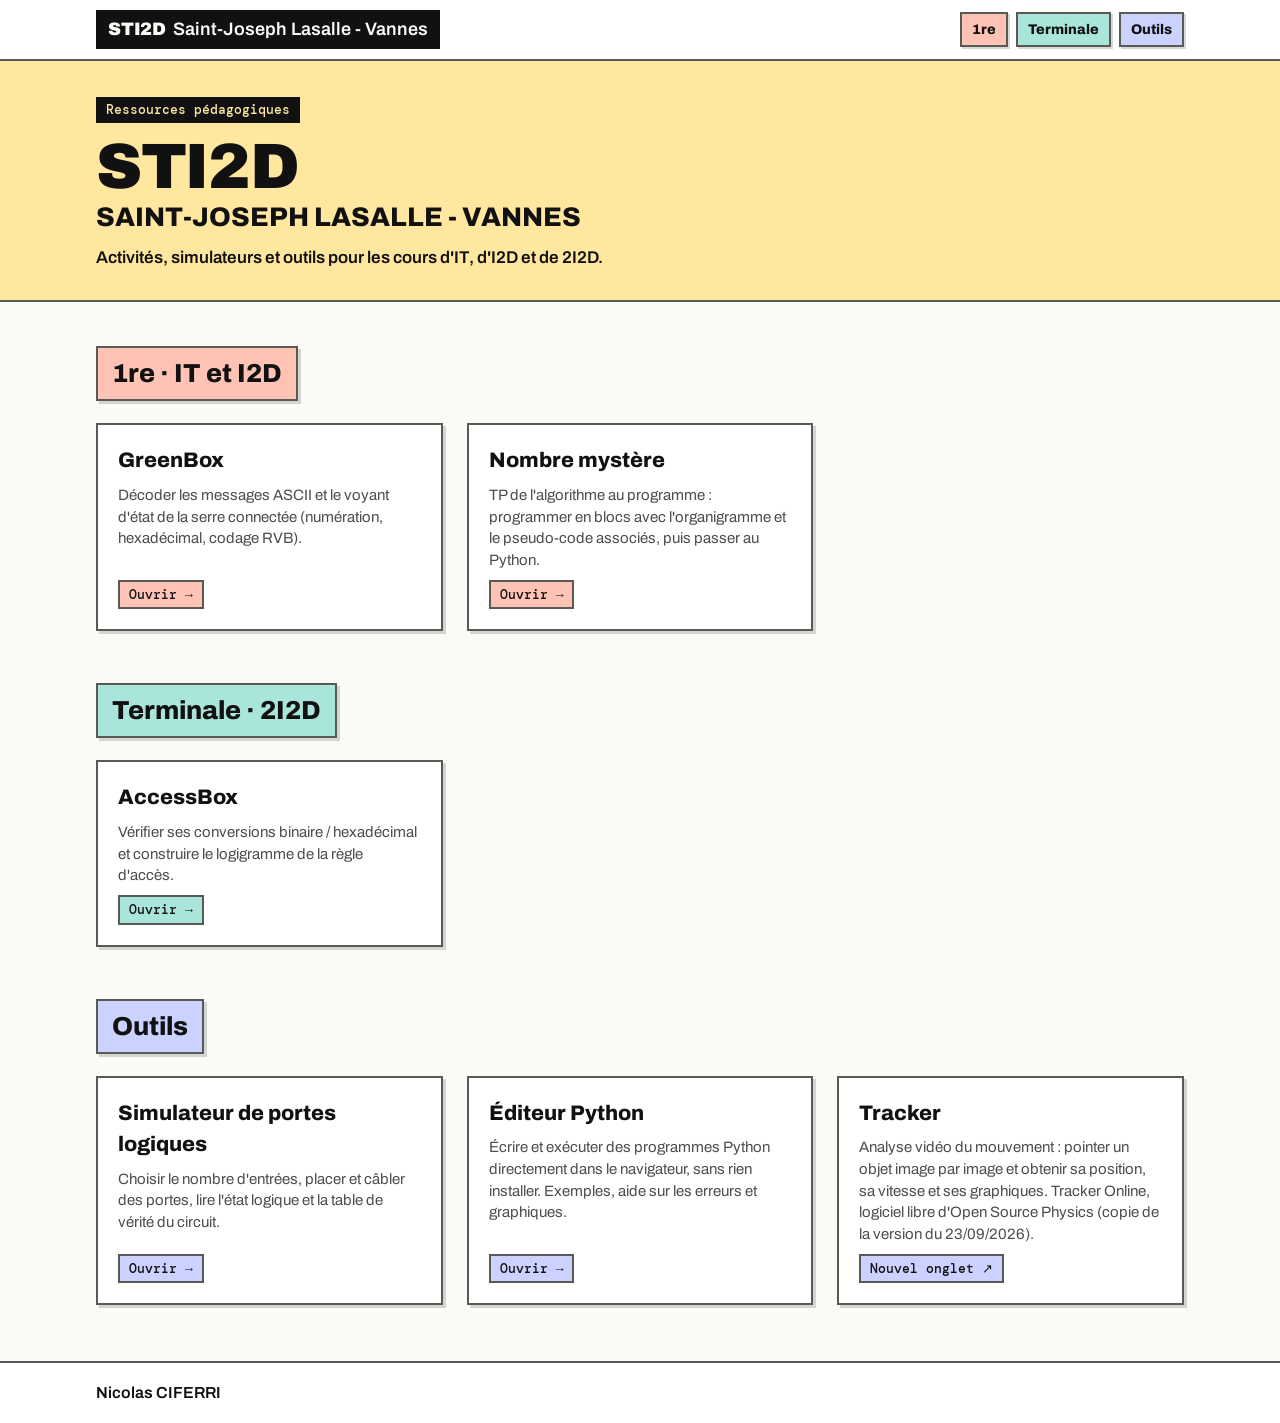
<file: index.html>
<!DOCTYPE html>
<html lang="fr">
<head>
  <meta charset="UTF-8">
  <meta name="viewport" content="width=device-width, initial-scale=1.0">
  <title>STI2D · Saint-Joseph Lasalle - Vannes</title>
  <link rel="stylesheet" href="assets/theme.css?v=20261028">
  <link rel="stylesheet" href="style.css?v=20261028">
</head>
<body>
  <nav class="site-nav" aria-label="Navigation principale">
    <div class="wrap">
      <a class="logo" href="index.html">STI2D <span>Saint-Joseph Lasalle - Vannes</span></a>
      <div class="links">
        <a class="l-1re" href="#premiere">1re</a>
        <a class="l-term" href="#terminale">Terminale</a>
        <a class="l-outils" href="#outils">Outils</a>
      </div>
    </div>
  </nav>

  <header class="page-head">
    <div class="wrap">
      <span class="tag">Ressources pédagogiques</span>
      <h1>STI2D<span class="h1-sub">Saint-Joseph Lasalle - Vannes</span></h1>
      <p>Activités, simulateurs et outils pour les cours d'IT, d'I2D et de 2I2D.</p>
    </div>
  </header>

  <main class="wrap">
    <!--
      POUR AJOUTER UNE PAGE :
      1. Déposez votre fichier HTML dans le dossier "pages/".
      2. Dans la bonne catégorie ci-dessous, copiez un bloc <a class="carte"> ... </a>
         et changez le lien (href), le titre et la description.
      3. Si la catégorie contenait le message "Pages à venir", supprimez-le.
      Chaque catégorie a sa couleur (classe cat-1re, cat-term ou cat-outils).
    -->

    <section class="categorie cat-1re" id="premiere">
      <h2 class="categorie-titre">1re · IT et I2D</h2>
      <div class="grille">

        <a class="carte" href="pages/greenbox.html">
          <h3>GreenBox</h3>
          <p>Décoder les messages ASCII et le voyant d'état de la serre connectée (numération, hexadécimal, codage RVB).</p>
          <span class="go">Ouvrir →</span>
        </a>

        <a class="carte" href="pages/nombre-mystere.html">
          <h3>Nombre mystère</h3>
          <p>TP de l'algorithme au programme : programmer en blocs avec l'organigramme et le pseudo-code associés, puis passer au Python.</p>
          <span class="go">Ouvrir →</span>
        </a>

      </div>
    </section>

    <section class="categorie cat-term" id="terminale">
      <h2 class="categorie-titre">Terminale · 2I2D</h2>
      <div class="grille">

        <a class="carte" href="pages/accessbox.html">
          <h3>AccessBox</h3>
          <p>Vérifier ses conversions binaire / hexadécimal et construire le logigramme de la règle d'accès.</p>
          <span class="go">Ouvrir →</span>
        </a>

      </div>
    </section>

    <section class="categorie cat-outils" id="outils">
      <h2 class="categorie-titre">Outils</h2>
      <div class="grille">

        <a class="carte" href="pages/simulateur-logique.html">
          <h3>Simulateur de portes logiques</h3>
          <p>Choisir le nombre d'entrées, placer et câbler des portes, lire l'état logique et la table de vérité du circuit.</p>
          <span class="go">Ouvrir →</span>
        </a>

        <a class="carte" href="pages/python.html">
          <h3>Éditeur Python</h3>
          <p>Écrire et exécuter des programmes Python directement dans le navigateur, sans rien installer. Exemples, aide sur les erreurs et graphiques.</p>
          <span class="go">Ouvrir →</span>
        </a>

        <a class="carte" href="pages/tracker/index.html" target="_blank" rel="noopener">
          <h3>Tracker</h3>
          <p>Analyse vidéo du mouvement : pointer un objet image par image et obtenir sa position, sa vitesse et ses graphiques. Tracker Online, logiciel libre d'Open Source Physics (copie de la version du 23/09/2026).</p>
          <span class="go">Nouvel onglet ↗</span>
        </a>

      </div>
    </section>
  </main>

  <footer class="site-foot">
    <div class="wrap">Nicolas CIFERRI</div>
  </footer>
</body>
</html>
</file>
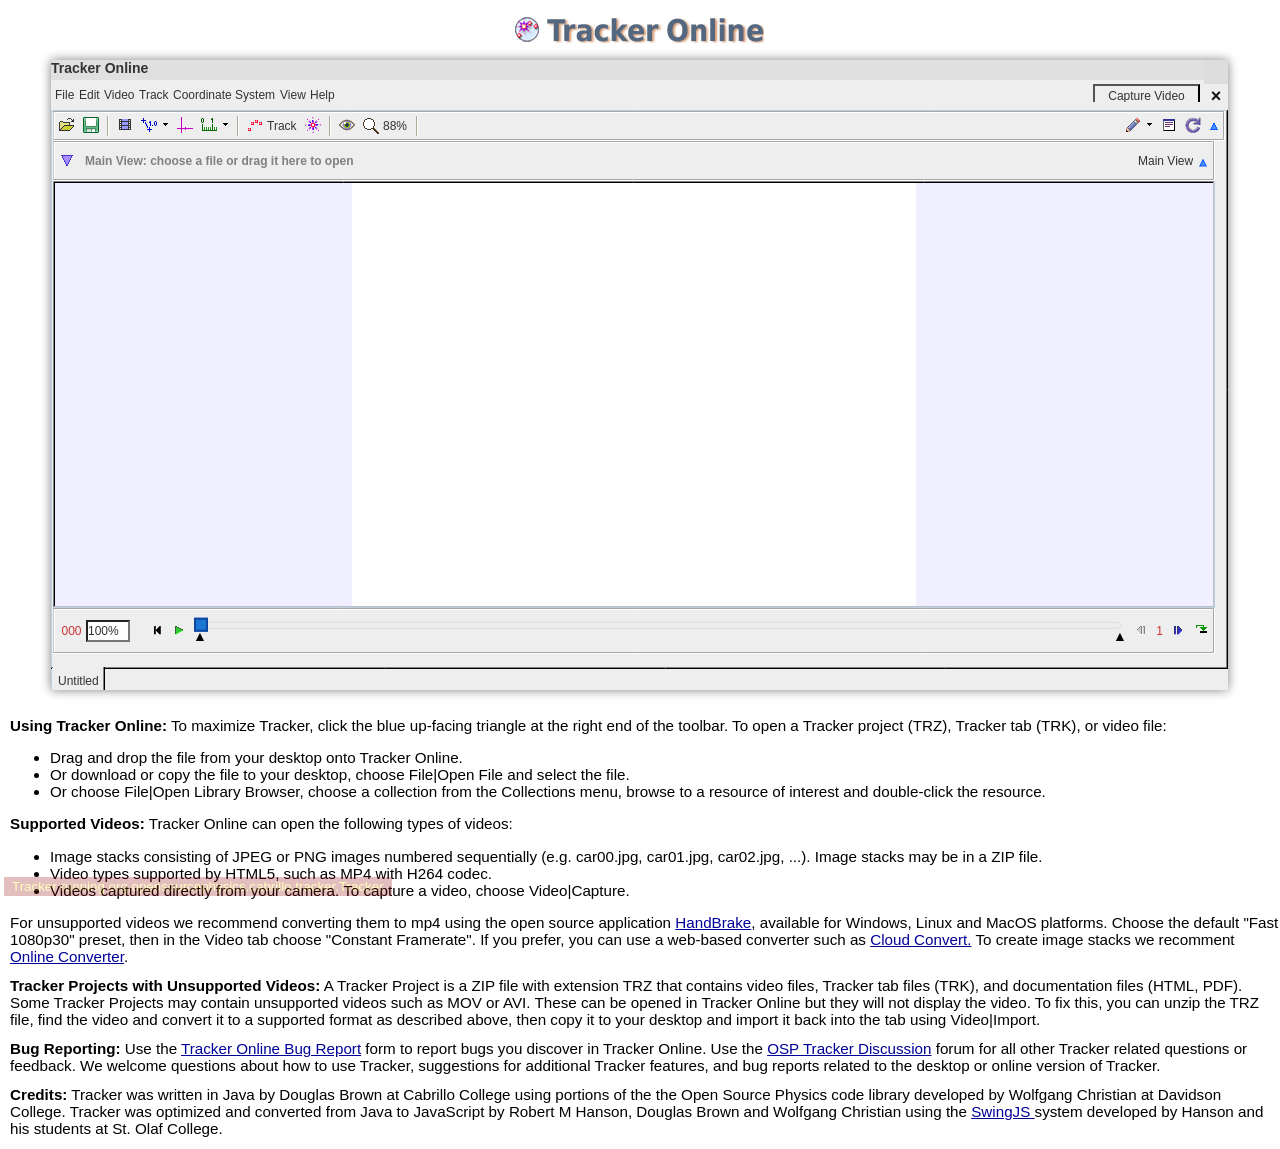
<file: pages/tracker/index.html>
<!DOCTYPE html>
<html>

<head>
	<title>Tracker Online</title>
	<meta charset="utf-8" />
	<meta name="viewport" content="width=device-width, initial-scale=1">
	<style>
		#tracker-loading-splash {
			position: fixed;
			inset: 0;
			display: flex;
			align-items: center;
			justify-content: center;
			z-index: 2147483647;
			background: rgba(255, 255, 255, 0.96);
			color: #1f2937;
			font: 600 28px/1.5 Arial, Helvetica, sans-serif;
			text-align: center;
			transition: opacity 200ms ease;
		}

		#tracker-loading-splash.tracker-loading-splash-hidden {
			opacity: 0;
			pointer-events: none;
		}
	</style>
    <link href="./css/tracker_home.css" rel="stylesheet" type="text/css">
	<!-- <link rel="stylesheet" type="text/css" href="physletsJS.css" /> -->
	<link rel="stylesheet" type="text/css" href="ipad.css" />
	<script src="compadre.js"></script>
	<script src="swingjs2-tracker-mobile.js"></script>
	<script src="tracker-camera-import.js"></script>
	<script>
		let mainFrame = undefined;
		if (!self.SwingJS) alert('swingjs2-tracker-mobile.js was not found. It needs to be in the same directory as ' +
			document.location.href);

		function initApp() {
			if (!org.opensourcephysics.cabrillo.tracker.Tracker) {
				alert("Tracker class not found.");
				return; //Tracker was not found.
			}
			//window.addEventListener('resize', centerApp);
			//centerApp();
			setTop();
			TrackerCameraImporter.setTrackerReady();
			hideLoadingSplash();
		}

		function hideLoadingSplash() {
			const splash = document.getElementById("tracker-loading-splash");
			if (!splash) return;
			requestAnimationFrame(function() {
				splash.classList.add("tracker-loading-splash-hidden");
				window.setTimeout(function() {
					if (splash.parentNode) splash.parentNode.removeChild(splash);
				}, 200);
			});
		}
		
		function setTop() {
			document.getElementById("pagetext").style.top = "79%";
		}

		function centerApp() {
			let xloc = window.innerWidth / 2 - Tracker.app.getMainFrameSize()[0] / 2;
			Tracker.app.getMainFrame().setLocation$I$I(xloc, 60);
		}

		function loadExperiment(expURL) {
			Tracker.app.loadExperimentURL(expURL);
		}

		TrackerInfo = {
			code: null,
			main: "org.opensourcephysics.cabrillo.tracker.Tracker",
			core: "swingjs/j2s/core/core_tracker.z.js?v=20260907-tapesync1",
			resourceZip: "misc-assets.zip",
			assets: { name: "tracker", zipPath: "tracker-assets.zip", classPaths: ["org/opensourcephysics"] },
			//width: 850,
			//height: 550,
			args: ["-adaptive"],
			readyFunction: initApp,
			j2sPath: 'swingjs/j2s',
			console: 'none'
		}
	</script>
</head>

<body writingsuggestions="false">
	<div id="tracker-loading-splash" role="status" aria-live="polite">
		Loading Tracker Online<br>Please wait.
	</div>
	<p align="center"><img src="tracker_online_logo.png" alt="Tracker Online icon"></p>		

	<script>
		SwingJS.getApplet('Tracker', TrackerInfo);
	</script>

	<div id = "pagetext" style="position:absolute;left:10px;top:820px;">
	<p><strong>Using Tracker Online:</strong> To maximize Tracker, click the blue up-facing triangle at the right end of the toolbar. 
		To open a Tracker project (TRZ), Tracker tab (TRK), or video file:</p>
		<ul>
		  <li>Drag and drop the file from your desktop onto Tracker Online.</li>
		  <li>Or download or copy the file to your desktop, choose File|Open File and select the file.</li>
		  <li>Or choose File|Open Library Browser, choose a collection from the Collections menu, browse to a resource of interest
		 and double-click the resource.</li>
	  </ul>
		
	<p><strong>Supported Videos:</strong> Tracker Online can open the following types of videos:</p>
		<ul>
 		  <li>Image stacks consisting of JPEG or PNG images numbered sequentially (e.g. car00.jpg, car01.jpg, car02.jpg, ...). Image stacks may be in a ZIP file.</li>
		  <li>Video types supported by HTML5, such as MP4 with H264 codec.</li>
		  <li>Videos captured directly from your camera. To capture a video, choose Video|Capture.</li>
		</ul>
	<p>For unsupported videos we recommend converting them to mp4 using the open source application <a href="https://handbrake.fr/" target="_blank">HandBrake</a>, available for Windows, Linux and MacOS platforms. Choose the default "Fast 1080p30" preset, then in the Video tab choose "Constant Framerate". If you prefer, you can use a web-based converter such as <a href="https://cloudconvert.com/mp4-converter" target="_blank">Cloud Convert.</a>  To create image stacks we recomment <a href="https://www.onlineconverter.com/" target="_blank">Online Converter</a>.</p>
		
	<p><strong>Tracker Projects with Unsupported Videos:</strong> A Tracker Project is a ZIP file with extension TRZ that contains video files, Tracker tab files (TRK), and documentation files (HTML, PDF).
	Some Tracker Projects may contain unsupported videos such as MOV or AVI. These can be opened in Tracker Online but they will not display the video. To fix this, you can unzip the TRZ file, find the video and convert it to a supported format as described above, then copy it to your desktop and import it back into the tab using Video|Import.</p>

    <p><strong>Bug Reporting:</strong> Use the <a href="https://forms.gle/uSA2Q8Ev3bMGFK596">Tracker Online Bug Report</a> form to report bugs you discover in Tracker Online.  Use the <a href="https://www.compadre.org/osp/bulletinboard/ForumDetails.cfm?FID=57">OSP Tracker Discussion</a> forum for all other Tracker related questions or feedback. We welcome questions about how to use Tracker, suggestions for additional Tracker features, and bug reports related to the desktop or online version of Tracker.</p>
    
	<p><strong>Credits:</strong> Tracker was written in Java by Douglas Brown at Cabrillo College using portions of the the Open Source
		Physics code library developed by Wolfgang Christian at Davidson College. Tracker was optimized and converted from
		Java to JavaScript by Robert M Hanson, Douglas Brown and Wolfgang Christian using the <a
			href="https://chemapps.stolaf.edu/swingjs/site/swingjs/examples/about.html">SwingJS </a> system
		developed by Hanson and his students at St. Olaf College.
	</p>
	</div>
</body>

</html>
</file>
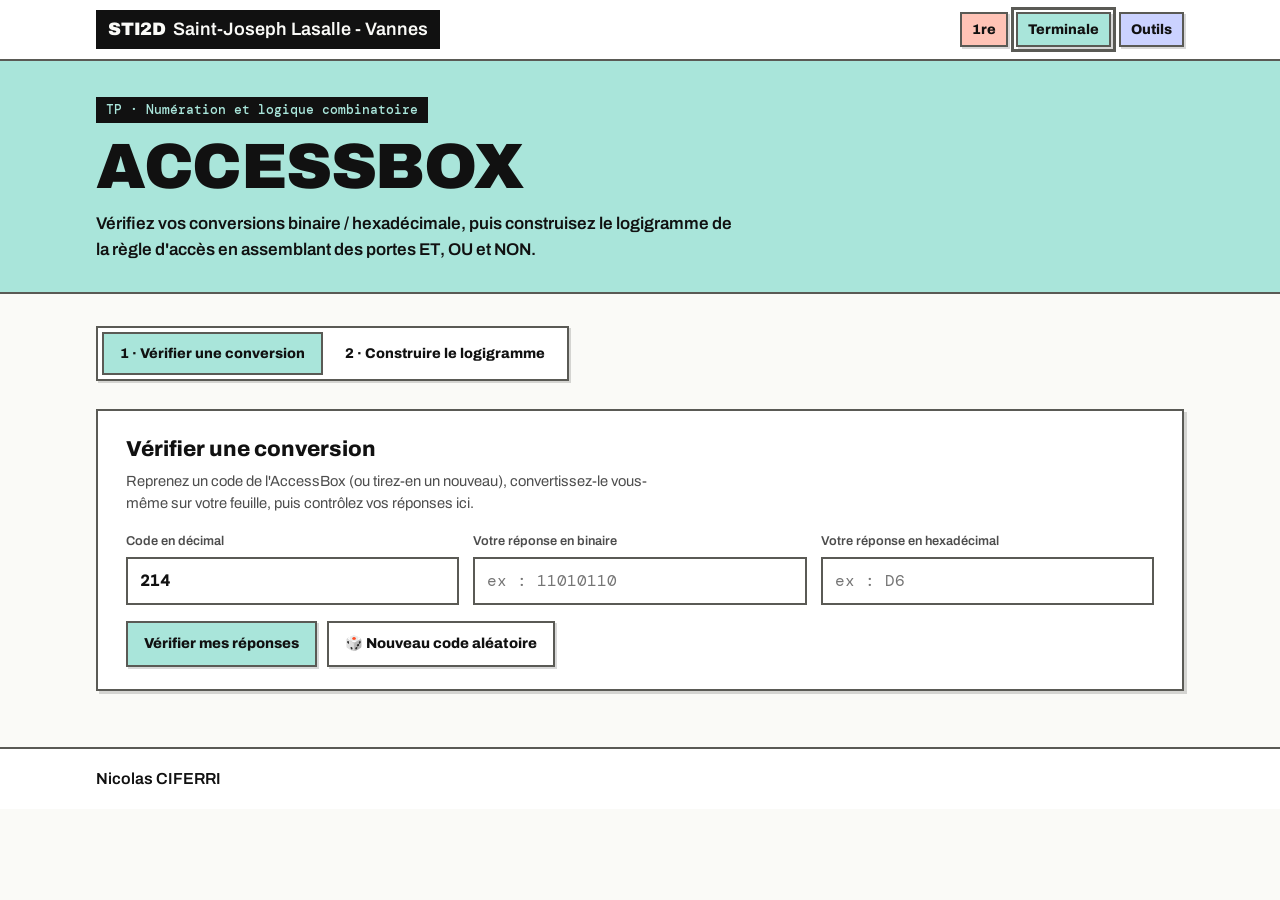
<file: pages/accessbox.html>
<!doctype html>
<html lang="fr" class="cat-term">
<head>
<meta charset="utf-8">
<meta name="viewport" content="width=device-width, initial-scale=1">
<title>AccessBox Interactif</title>
<link rel="stylesheet" href="../assets/theme.css?v=20261028">
<style>
  :root{
    --bg:var(--paper);
    --text:var(--ink);
    --text-muted:var(--muted);
    --border:var(--line);
    --accent:var(--ink);
    --accent-soft:var(--surface-2);
    --gate-and:#2F5496;
    --gate-and-soft:#DCE6F0;
    --gate-or:#2E7D32;
    --gate-or-soft:#E4F1E6;
    --gate-not:#B8860B;
    --gate-not-soft:#FBF1D9;
    --signal-on:#0891A8;
    --signal-off:#B7BFC9;
    --good:var(--ok);
    --bad:var(--danger);
    --shadow:var(--sh);
  }
  @media (prefers-color-scheme: dark){
    :root:not([data-theme="light"]){
      --gate-and:#7FA3D9; --gate-and-soft:#22314A; --gate-or:#79C68A; --gate-or-soft:#1E3324;
      --gate-not:#E5BB5C; --gate-not-soft:#3A2F13; --signal-on:#3FD3E8; --signal-off:#555B63;
    }
  }
  :root[data-theme="dark"]{
    --gate-and:#7FA3D9; --gate-and-soft:#22314A; --gate-or:#79C68A; --gate-or-soft:#1E3324;
    --gate-not:#E5BB5C; --gate-not-soft:#3A2F13; --signal-on:#3FD3E8; --signal-off:#555B63;
  }

  *{box-sizing:border-box;}
  body{
    background:var(--bg);
    color:var(--text);
    font-family:var(--font);
    padding-inline:20px;
    padding-block:28px 48px;
  }
  .page-main{ max-width: 980px; margin:0 auto; display:flex; flex-direction:column; gap:22px; }
  .mono{ font-family:var(--mono); }

  header.page h1{
    font-size: clamp(1.5rem, 1.1rem + 1.6vw, 2.1rem);
    font-weight:700;
    margin:0 0 4px;
    letter-spacing:-0.01em;
    text-wrap:balance;
  }
  header.page p{
    margin:0;
    color:var(--text-muted);
    font-size:.98rem;
    max-width:65ch;
  }
  .eyebrow{
    font-family:var(--mono);
    font-size:.72rem;
    font-weight:600;
    letter-spacing:.09em;
    text-transform:uppercase;
    color:var(--accent);
    margin-bottom:6px;
    display:block;
  }

  .tabs{
    display:flex;
    gap:6px;
    background:var(--surface-2);
    border:1px solid var(--border);
    padding:5px;
    border-radius:0;
    width:fit-content;
  }
  .tab-btn{
    appearance:none;
    border:none;
    background:transparent;
    color:var(--text-muted);
    font:inherit;
    font-weight:600;
    font-size:.88rem;
    padding:9px 16px;
    border-radius:0;
    cursor:pointer;
    transition: background .15s ease, color .15s ease;
  }
  .tab-btn[aria-selected="true"]{
    background:var(--surface);
    color:var(--accent);
    box-shadow:var(--shadow);
  }
  .tab-btn:focus-visible{ outline:2px solid var(--accent); outline-offset:2px; }

  .panel{
    background:var(--surface);
    border:1px solid var(--border);
    border-radius:0;
    padding: 22px clamp(16px,3vw,28px);
    box-shadow:var(--shadow);
  }
  .panel h2{
    font-size:1.15rem;
    margin:0 0 4px;
    font-weight:700;
  }
  .panel > .sub{
    color:var(--text-muted);
    font-size:.92rem;
    margin:0 0 18px;
    max-width:70ch;
  }

  /* --- Tab 1: conversion checker --- */
  .conv-grid{
    display:grid;
    grid-template-columns: repeat(auto-fit, minmax(180px,1fr));
    gap:14px;
    align-items:end;
  }
  .field label{
    display:block;
    font-size:.8rem;
    font-weight:600;
    color:var(--text-muted);
    margin-bottom:6px;
  }
  .field input{
    width:100%;
    font:inherit;
    font-family:var(--mono);
    font-size:1rem;
    padding:10px 12px;
    border-radius:0;
    border:1.5px solid var(--border);
    background:var(--surface-2);
    color:var(--text);
  }
  .field input:focus{ outline:none; border-color:var(--accent); }
  .field.decimal input{ font-weight:600; color:var(--accent); }

  .btn{
    appearance:none;
    border:none;
    cursor:pointer;
    font:inherit;
    font-weight:600;
    font-size:.9rem;
    border-radius:0;
    padding:10px 16px;
    transition: transform .08s ease, filter .15s ease;
  }
  .btn:active{ transform: translateY(1px); }
  .btn-primary{ background:var(--accent); color:var(--surface); }
  .btn-primary:hover{ filter:brightness(1.08); }
  .btn-ghost{ background:var(--surface-2); color:var(--text); border:1.5px solid var(--border); }
  .btn-ghost:hover{ background:var(--accent-soft); }
  .btn-row{ display:flex; gap:10px; flex-wrap:wrap; margin-top:16px; }

  .result-list{ margin-top:18px; display:flex; flex-direction:column; gap:8px; }
  .result-row{
    display:flex; align-items:center; gap:10px;
    padding:10px 14px;
    border-radius:0;
    background:var(--surface-2);
    border:1.5px solid var(--border);
    font-size:.92rem;
  }
  .result-row.ok{ border-color: color-mix(in srgb, var(--good) 45%, var(--border)); }
  .result-row.bad{ border-color: color-mix(in srgb, var(--bad) 45%, var(--border)); }
  .result-row .mark{
    width:22px; height:22px; border-radius:50%;
    display:flex; align-items:center; justify-content:center;
    font-size:.8rem; font-weight:700; flex-shrink:0;
    color:#fff;
  }
  .result-row.ok .mark{ background:var(--good); }
  .result-row.bad .mark{ background:var(--bad); }
  .result-row .ans{ color:var(--text-muted); }
  .result-row .ans b{ color:var(--text); font-family:var(--mono); }

  /* --- Tab 2: logigramme builder --- */
  .builder-layout{
    display:flex;
    gap:16px;
    flex-wrap:wrap;
  }
  .palette{
    display:flex;
    flex-direction: column;
    align-self:flex-start;
    gap:10px;
    flex-wrap:wrap;
    width: 128px;
    flex-shrink:0;
  }
  .palette-item{
    display:flex;
    align-items:center;
    gap:10px;
    background:var(--surface-2);
    border:1.5px solid var(--border);
    border-radius:0;
    padding:8px 12px;
    cursor:grab;
    user-select:none;
    font-size:.85rem;
    font-weight:600;
  }
  .palette-item:active{ cursor:grabbing; }
  .palette-swatch{
    width:34px; height:28px;
    border-radius:0;
    display:flex; align-items:center; justify-content:center;
    font-family:var(--mono);
    font-weight:700;
    font-size:.85rem;
    color:#fff;
    flex-shrink:0;
  }
  .palette-item[data-type="AND"] .palette-swatch{ background:var(--gate-and); }
  .palette-item[data-type="OR"] .palette-swatch{ background:var(--gate-or); }
  .palette-item[data-type="NOT"] .palette-swatch{ background:var(--gate-not); }
  .palette-item[data-type="NAND"] .palette-swatch{ background:var(--gate-and); }
  .palette-item[data-type="NOR"] .palette-swatch{ background:var(--gate-or); }
  .palette-item[data-type="XOR"] .palette-swatch{ background:var(--accent); }

  .canvas-wrap{
    flex:1;
    min-width:280px;
    border:1.5px dashed var(--border);
    border-radius:0;
    background:
      linear-gradient(var(--surface-2) 1px, transparent 1px) 0 0/100% 30px,
      var(--surface);
    overflow:hidden;
    touch-action:none;
  }
  .canvas-wrap svg{ display:block; width:100%; height:auto; }

  .hint{
    font-size:.8rem;
    color:var(--text-muted);
    margin-top:10px;
  }
  .legend{ display:flex; gap:18px; flex-wrap:wrap; margin-top:10px; font-size:.8rem; color:var(--text-muted); }
  .legend span{ display:inline-flex; align-items:center; gap:6px; }
  .legend i{ width:11px; height:11px; border-radius:50%; display:inline-block; }

  .verify-box{
    margin-top:16px;
    padding:14px 16px;
    border-radius:0;
    border:1.5px solid var(--border);
    background:var(--surface-2);
    font-size:.9rem;
  }
  .verify-box.ok{ border-color: color-mix(in srgb, var(--good) 50%, var(--border)); background: color-mix(in srgb, var(--good) 10%, var(--surface-2)); }
  .verify-box.bad{ border-color: color-mix(in srgb, var(--bad) 50%, var(--border)); background: color-mix(in srgb, var(--bad) 8%, var(--surface-2)); }
  .verify-box ul{ margin:8px 0 0; padding-left:20px; }
  .verify-box code{ font-family:var(--mono); }

  .rule-box{
    background:var(--gate-and-soft);
    border:1.5px solid color-mix(in srgb, var(--gate-and) 35%, transparent);
    border-radius:0;
    padding:12px 14px;
    font-size:.88rem;
    margin-bottom:16px;
    color:var(--text);
  }
  .rule-box b{ color:var(--accent); }

  [hidden]{ display:none !important; }

  @media (max-width:640px){
    .palette{ flex-direction:row; width:auto; align-self:stretch; }
    .palette-item{ flex:1; justify-content:center; }
  }

  /* ---------- Charte du site ---------- */
  body{ padding:0; background:var(--paper); }
  .page-main{ max-width:1120px; margin:0 auto; padding:32px 16px 0; display:flex; flex-direction:column; gap:28px; }
  .panel{ border:var(--bw) solid var(--line); box-shadow:var(--sh); }
  .panel h2{ font-size:1.35rem; font-weight:800; }
  .btn{ border:2px solid var(--line); font-weight:800; box-shadow:var(--sh-sm); transition:transform .1s, box-shadow .1s; }
  .btn:hover:not(:disabled){ transform:translate(-2px,-2px); box-shadow:var(--sh-sm-hover); filter:none; }
  .btn:active:not(:disabled){ transform:translate(2px,2px); box-shadow:1px 1px 0 var(--shadow-c); }
  .btn-ghost, .btn-ghost:hover:not(:disabled){ background:var(--surface); color:var(--ink); border-color:var(--line); }
  .btn-primary, .btn-primary:hover:not(:disabled){ background:var(--cat); color:var(--on-cat); }
  .stepper-ctrl{ border:2px solid var(--line); background:var(--surface); box-shadow:var(--sh-sm); }
  .stepper-ctrl output{ color:var(--ink); }
  .palette-item{ border:2px solid var(--line); background:var(--surface); box-shadow:var(--sh-sm); transition:transform .1s, box-shadow .1s; }
  .palette-item:hover{ transform:translate(-2px,-2px); box-shadow:var(--sh-sm-hover); }
  .palette-swatch{ border:1.5px solid var(--line); }
  .canvas-wrap{ border:2px dashed var(--line); }
  .tabs{ border:2px solid var(--line); background:var(--surface); box-shadow:var(--sh-sm); padding:4px; gap:4px; }
  .tab-btn{ color:var(--ink); font-weight:800; border:2px solid transparent; }
  .tab-btn[aria-selected="true"]{ background:var(--cat); color:var(--on-cat); border-color:var(--line); box-shadow:none; }
  .field input{ border:2px solid var(--line); background:var(--surface); }
  .field.decimal input{ color:var(--ink); }
  .result-row, .verify-box{ border-width:2px; }
  .rule-box{ border:2px solid var(--line); background:var(--surface-2); }
  .rule-box b{ color:var(--ink); }
  .table-scroll{ border:2px solid var(--line); }
  table.tv thead th{ background:var(--cat); color:var(--on-cat); }
  table.tv th, table.tv td{ border-bottom-color:var(--line); }
  table.tv th.sep, table.tv td.sep{ border-left-color:var(--line); }
  table.tv tbody tr.current{ background:color-mix(in srgb, var(--cat) 35%, transparent); }
  kbd{ font-family:var(--mono); border:1.5px solid var(--line); border-bottom-width:3px; padding:0 4px; }
</style>
</head>
<body>


<nav class="site-nav" aria-label="Navigation principale">
  <div class="wrap">
    <a class="logo" href="../index.html">STI2D <span>Saint-Joseph Lasalle - Vannes</span></a>
    <div class="links">
      <a class="l-1re" href="../index.html#premiere">1re</a>
      <a class="l-term" href="../index.html#terminale" aria-current="page">Terminale</a>
      <a class="l-outils" href="../index.html#outils">Outils</a>
    </div>
  </div>
</nav>
<header class="page-head">
  <div class="wrap">
    <span class="tag">TP · Numération et logique combinatoire</span>
    <h1>AccessBox</h1>
    <p>Vérifiez vos conversions binaire / hexadécimale, puis construisez le logigramme de la règle d'accès en assemblant des portes ET, OU et NON.</p>
  </div>
</header>

<div class="page-main">

  <div class="tabs" role="tablist" aria-label="Choix de l'outil">
    <button class="tab-btn" id="tabbtn-conv" role="tab" aria-selected="true" aria-controls="tab-conv">1 · Vérifier une conversion</button>
    <button class="tab-btn" id="tabbtn-logic" role="tab" aria-selected="false" aria-controls="tab-logic">2 · Construire le logigramme</button>
  </div>

  <!-- TAB 1 -->
  <section class="panel" id="tab-conv" role="tabpanel" aria-labelledby="tabbtn-conv">
    <h2>Vérifier une conversion</h2>
    <p class="sub">Reprenez un code de l'AccessBox (ou tirez-en un nouveau), convertissez-le vous-même sur votre feuille, puis contrôlez vos réponses ici.</p>

    <div class="conv-grid">
      <div class="field decimal">
        <label for="dec-input">Code en décimal</label>
        <input id="dec-input" type="number" min="0" max="255" value="214" inputmode="numeric">
      </div>
      <div class="field">
        <label for="bin-input">Votre réponse en binaire</label>
        <input id="bin-input" type="text" placeholder="ex : 11010110" autocomplete="off">
      </div>
      <div class="field">
        <label for="hex-input">Votre réponse en hexadécimal</label>
        <input id="hex-input" type="text" placeholder="ex : D6" autocomplete="off">
      </div>
    </div>

    <div class="btn-row">
      <button class="btn btn-primary" id="btn-check">Vérifier mes réponses</button>
      <button class="btn btn-ghost" id="btn-random">🎲 Nouveau code aléatoire</button>
    </div>

    <div class="result-list" id="conv-results" hidden></div>
  </section>

  <!-- TAB 2 -->
  <section class="panel" id="tab-logic" role="tabpanel" aria-labelledby="tabbtn-logic" hidden>
    <h2>Construire le logigramme</h2>
    <p class="sub">Faites glisser une porte sur le plan de câblage (ou cliquez dessus). Cliquez sur une borne de sortie puis sur une borne d'entrée pour les relier. Cliquez sur une porte ou un fil pour le sélectionner, puis <kbd class="mono">Suppr</kbd> pour l'enlever.</p>

    <div class="rule-box">
      Règle à câbler : l'<b>Ouverture</b> vaut 1 si (<b>C</b> = code correct <b>OU</b> <b>B</b> = badge détecté) <b>ET</b> <b>N</b> = mode nuit vaut 0.
    </div>

    <div class="builder-layout">
      <div class="palette">
        <div class="palette-item" data-type="AND" draggable="true">
          <span class="palette-swatch">&amp;</span> ET
        </div>
        <div class="palette-item" data-type="OR" draggable="true">
          <span class="palette-swatch">≥1</span> OU
        </div>
        <div class="palette-item" data-type="NOT" draggable="true">
          <span class="palette-swatch">1</span> NON
        </div>
        <div class="palette-item" data-type="NAND" draggable="true">
          <span class="palette-swatch">⊼</span> NON ET
        </div>
        <div class="palette-item" data-type="NOR" draggable="true">
          <span class="palette-swatch">⊽</span> NON OU
        </div>
        <div class="palette-item" data-type="XOR" draggable="true">
          <span class="palette-swatch">⊕</span> OU EXCL.
        </div>
      </div>

      <div class="canvas-wrap" id="canvas-wrap">
        <svg id="canvas-svg" viewBox="0 0 640 360" preserveAspectRatio="xMidYMid meet"></svg>
      </div>
    </div>

    <div class="legend">
      <span><i style="background:var(--signal-on)"></i> signal = 1</span>
      <span><i style="background:var(--signal-off)"></i> signal = 0 / borne non reliée</span>
      <span>Cliquez un bloc <b>C</b>, <b>B</b> ou <b>N</b> pour changer sa valeur</span>
      <span>Le petit rond au-dessus de chaque porte indique l'état de sa sortie</span>
    </div>

    <div class="btn-row">
      <button class="btn btn-primary" id="btn-verify">Vérifier mon circuit</button>
      <button class="btn btn-ghost" id="btn-clear">Effacer le circuit</button>
    </div>

    <div id="verify-result" hidden></div>
  </section>

</div>

<footer class="site-foot"><div class="wrap">Nicolas CIFERRI</div></footer>

<script>
(function(){
  "use strict";

  /* ---------- Tabs ---------- */
  var tabConv = document.getElementById('tabbtn-conv');
  var tabLogic = document.getElementById('tabbtn-logic');
  var panelConv = document.getElementById('tab-conv');
  var panelLogic = document.getElementById('tab-logic');
  function selectTab(which){
    var convOn = which === 'conv';
    tabConv.setAttribute('aria-selected', String(convOn));
    tabLogic.setAttribute('aria-selected', String(!convOn));
    panelConv.hidden = !convOn;
    panelLogic.hidden = convOn;
    if(!convOn){ setTimeout(renderCircuit, 0); }
  }
  tabConv.addEventListener('click', function(){ selectTab('conv'); });
  tabLogic.addEventListener('click', function(){ selectTab('logic'); });

  /* ---------- Tab 1 : conversion checker ---------- */
  var decInput = document.getElementById('dec-input');
  var binInput = document.getElementById('bin-input');
  var hexInput = document.getElementById('hex-input');
  var resultsBox = document.getElementById('conv-results');

  function normBin(s){ return (s||"").trim().replace(/\s+/g,""); }
  function normHex(s){ return (s||"").trim().replace(/\s+/g,"").replace(/^0[xX]/,"").toUpperCase(); }

  function makeRow(ok, label, detail){
    var row = document.createElement('div');
    row.className = 'result-row ' + (ok ? 'ok' : 'bad');
    var mark = document.createElement('span');
    mark.className = 'mark';
    mark.textContent = ok ? '✓' : '✗';
    var text = document.createElement('span');
    text.innerHTML = '<b>' + label + '</b>' + (detail ? ' — ' + detail : '');
    row.appendChild(mark); row.appendChild(text);
    return row;
  }

  document.getElementById('btn-check').addEventListener('click', function(){
    var dec = parseInt(decInput.value, 10);
    resultsBox.innerHTML = '';
    resultsBox.hidden = false;

    if(isNaN(dec) || dec < 0 || dec > 255){
      resultsBox.appendChild(makeRow(false, 'Code décimal', 'entrez un nombre entier entre 0 et 255'));
      return;
    }

    var correctBin = dec.toString(2);
    var correctHex = dec.toString(16).toUpperCase();

    var bin = normBin(binInput.value);
    var binValid = /^[01]+$/.test(bin);
    var binOk = binValid && parseInt(bin, 2) === dec;
    resultsBox.appendChild(makeRow(
      binOk, 'Binaire',
      binOk ? null : (bin ? 'la bonne réponse est <b>' + correctBin + '</b>' : 'champ vide — la bonne réponse est <b>' + correctBin + '</b>')
    ));

    var hex = normHex(hexInput.value);
    var hexValid = /^[0-9A-F]+$/.test(hex);
    var hexOk = hexValid && parseInt(hex, 16) === dec;
    resultsBox.appendChild(makeRow(
      hexOk, 'Hexadécimal',
      hexOk ? null : (hex ? 'la bonne réponse est <b>' + correctHex + '</b>' : 'champ vide — la bonne réponse est <b>' + correctHex + '</b>')
    ));
  });

  document.getElementById('btn-random').addEventListener('click', function(){
    decInput.value = Math.floor(Math.random() * 256);
    binInput.value = '';
    hexInput.value = '';
    resultsBox.hidden = true;
    resultsBox.innerHTML = '';
    binInput.focus();
  });

  /* ---------- Tab 2 : logigramme builder ---------- */
  var SVGNS = "http://www.w3.org/2000/svg";
  var svg = document.getElementById('canvas-svg');
  var canvasWrap = document.getElementById('canvas-wrap');

  var TERMS = {
    C: { x:14, y:34,  w:92, h:54, label:'C', sub:'code correct' },
    B: { x:14, y:154, w:92, h:54, label:'B', sub:'badge détecté' },
    N: { x:14, y:274, w:92, h:54, label:'N', sub:'mode nuit' }
  };
  var OUT = { x:534, y:154, w:92, h:54 };

  var state = {
    values: { C:0, B:0, N:0 },
    gates: [],      // {id, type:'AND'|'OR'|'NOT', x, y}
    wires: [],      // {id, from:{node,pin:'out'}, to:{node,pin:0|1}}
    nextId: 1,
    pending: null,  // {node, pin, kind:'in'|'out'}
    selected: null  // {kind:'gate'|'wire', id}
  };

  /* Symboles norme IEEE/IEC : blocs carrés uniformes, bulle de négation pour les portes inversées */
  var GATE_INFO = {
    AND:  { symbol:'&',       bubble:false, w:64, h:64, pins:2 },
    OR:   { symbol:'≥1', bubble:false, w:64, h:64, pins:2 },
    NOT:  { symbol:'1',       bubble:true,  w:64, h:64, pins:1 },
    NAND: { symbol:'&',       bubble:true,  w:64, h:64, pins:2 },
    NOR:  { symbol:'≥1', bubble:true,  w:64, h:64, pins:2 },
    XOR:  { symbol:'=1',      bubble:false, w:64, h:64, pins:2 }
  };
  var BUBBLE_R = 5;
  // petit fil qui dépasse de la porte : la borne de connexion est au bout,
  // pour ne pas la confondre avec le rond de négation
  var STUB = 18;
  var GATE_MIN_X = 106 + 14 + STUB;
  function gateMaxX(w){ return OUT.x - 14 - STUB - BUBBLE_R*2 - w; }

  function gateSize(type){
    var info = GATE_INFO[type] || GATE_INFO.AND;
    return {w:info.w, h:info.h};
  }
  function gateById(id){ return state.gates.find(function(g){ return g.id === id; }); }

  function outPinPos(nodeId){
    if(TERMS[nodeId]){ var t = TERMS[nodeId]; return { x: t.x + t.w, y: t.y + t.h/2 }; }
    var g = gateById(nodeId);
    if(!g) return {x:0,y:0};
    var info = GATE_INFO[g.type];
    var s = gateSize(g.type);
    var edgeX = g.x + s.w;
    var x = (info.bubble ? edgeX + BUBBLE_R*2 : edgeX) + STUB;
    return { x: x, y: g.y + s.h/2 };
  }
  function inPinPos(nodeId, pin){
    if(nodeId === 'OUT'){ return { x: OUT.x, y: OUT.y + OUT.h/2 }; }
    var g = gateById(nodeId);
    if(!g) return {x:0,y:0};
    var info = GATE_INFO[g.type];
    var s = gateSize(g.type);
    if(info.pins === 1){ return { x:g.x - STUB, y:g.y + s.h/2 }; }
    return { x:g.x - STUB, y: g.y + (pin===0 ? s.h*0.28 : s.h*0.72) };
  }

  function wireInto(nodeId, pin){
    return state.wires.find(function(w){ return w.to.node===nodeId && w.to.pin===pin; });
  }

  // "path" contient les nœuds en cours d'évaluation : protège des boucles
  // sans empêcher un même signal d'alimenter plusieurs portes.
  function evalNode(nodeId, overrides, path){
    path = path || {};
    if(nodeId === 'C' || nodeId === 'B' || nodeId === 'N'){
      return overrides[nodeId];
    }
    if(path[nodeId]) return 0; // boucle
    path[nodeId] = true;
    var result = 0;
    if(nodeId === 'OUT'){
      var w = wireInto('OUT', 0);
      result = w ? evalNode(w.from.node, overrides, path) : 0;
    } else {
      var g = gateById(nodeId);
      if(g){
        var inputAt = function(pin){
          var w = wireInto(nodeId, pin);
          return w ? evalNode(w.from.node, overrides, path) : 0;
        };
        if(g.type === 'AND')  result = (inputAt(0) && inputAt(1)) ? 1 : 0;
        if(g.type === 'OR')   result = (inputAt(0) || inputAt(1)) ? 1 : 0;
        if(g.type === 'NOT')  result = inputAt(0) ? 0 : 1;
        if(g.type === 'NAND') result = (inputAt(0) && inputAt(1)) ? 0 : 1;
        if(g.type === 'NOR')  result = (inputAt(0) || inputAt(1)) ? 0 : 1;
        if(g.type === 'XOR')  result = (inputAt(0) !== inputAt(1)) ? 1 : 0;
      }
    }
    delete path[nodeId];
    return result;
  }

  function svgEl(tag, attrs){
    var el = document.createElementNS(SVGNS, tag);
    for(var k in attrs) el.setAttribute(k, attrs[k]);
    return el;
  }

  function renderCircuit(){
    svg.innerHTML = '';
    var overrides = state.values;

    // wires (behind gates) — segments uniquement horizontaux / verticaux
    state.wires.forEach(function(w){
      var p1 = outPinPos(w.from.node);
      var p2 = inPinPos(w.to.node, w.to.pin);
      var val = evalNode(w.from.node, overrides, {});
      var selected = state.selected && state.selected.kind==='wire' && state.selected.id===w.id;
      var midX = (p1.x + p2.x) / 2;
      var pts = (p1.y === p2.y)
        ? (p1.x+','+p1.y+' '+p2.x+','+p2.y)
        : (p1.x+','+p1.y+' '+midX+','+p1.y+' '+midX+','+p2.y+' '+p2.x+','+p2.y);
      var poly = svgEl('polyline', {
        points: pts,
        fill:'none',
        stroke: selected ? 'var(--accent)' : (val ? 'var(--signal-on)' : 'var(--signal-off)'),
        'stroke-width': selected ? 4 : 3,
        'stroke-linecap':'round',
        'stroke-linejoin':'round',
        style:'cursor:pointer'
      });
      poly.addEventListener('click', function(e){ e.stopPropagation(); selectWire(w.id); });
      svg.appendChild(poly);
    });

    // terminals C/B/N
    Object.keys(TERMS).forEach(function(key){
      var t = TERMS[key];
      var val = state.values[key];
      var g = svgEl('g', {style:'cursor:pointer'});
      g.appendChild(svgEl('rect', {x:t.x,y:t.y,width:t.w,height:t.h,rx:0,
        fill:'var(--gate-and-soft)', stroke:'var(--gate-and)', 'stroke-width':1.5}));
      var label = svgEl('text', {x:t.x+14, y:t.y+22, 'font-family':'DM Mono, monospace', 'font-weight':700, 'font-size':16, fill:'var(--text)'});
      label.textContent = t.label;
      g.appendChild(label);
      var sub = svgEl('text', {x:t.x+14, y:t.y+38, 'font-family':'Archivo, sans-serif', 'font-size':9.5, fill:'var(--text-muted)'});
      sub.textContent = t.sub;
      g.appendChild(sub);
      var badge = svgEl('circle', {cx:t.x+t.w-16, cy:t.y+t.h/2, r:11, fill: val ? 'var(--signal-on)' : 'var(--surface)', stroke: val ? 'var(--signal-on)' : 'var(--border)', 'stroke-width':2});
      g.appendChild(badge);
      var vt = svgEl('text', {x:t.x+t.w-16, y:t.y+t.h/2+4, 'text-anchor':'middle', 'font-family':'DM Mono, monospace', 'font-weight':700, 'font-size':11, fill: val ? '#fff' : 'var(--text-muted)'});
      vt.textContent = String(val);
      g.appendChild(vt);
      g.addEventListener('click', function(e){ e.stopPropagation(); state.values[key] = state.values[key] ? 0 : 1; renderCircuit(); });
      svg.appendChild(g);

      // output pin
      var op = outPinPos(key);
      var pending = state.pending && state.pending.node===key && state.pending.kind==='out';
      var pin = svgEl('circle', {cx:op.x, cy:op.y, r:7, fill: pending ? 'var(--accent)' : (val ? 'var(--signal-on)' : 'var(--surface)'), stroke:'var(--accent)', 'stroke-width':2, style:'cursor:crosshair'});
      pin.addEventListener('click', function(e){ e.stopPropagation(); pinClicked(key,'out',0); });
      svg.appendChild(pin);
    });

    // gates — symboles rectangulaires norme IEEE/IEC, monochromes
    state.gates.forEach(function(g){
      var info = GATE_INFO[g.type];
      var s = gateSize(g.type);
      var selected = state.selected && state.selected.kind==='gate' && state.selected.id===g.id;
      var strokeColor = selected ? 'var(--accent)' : 'var(--text)';
      var outVal = evalNode(g.id, overrides, {});

      var grp = svgEl('g', {});

      // tous les blocs sont des carrés (norme IEEE/IEC), seul le symbole change
      grp.appendChild(svgEl('rect', {x:g.x, y:g.y, width:s.w, height:s.h, rx:0,
        fill:'var(--surface)', stroke:strokeColor, 'stroke-width': selected ? 3 : 1.75, style:'cursor:move'}));

      var txt = svgEl('text', {x:g.x+s.w/2, y:g.y+s.h/2+6, 'text-anchor':'middle',
        'font-family':'DM Mono, monospace', 'font-weight':700,
        'font-size': 17, fill:'var(--text)'});
      txt.textContent = info.symbol;
      grp.appendChild(txt);

      var edgeX = g.x + s.w;
      if(info.bubble){
        grp.appendChild(svgEl('circle', {cx: edgeX + BUBBLE_R, cy: g.y+s.h/2, r:BUBBLE_R,
          fill:'var(--surface)', stroke:strokeColor, 'stroke-width':1.75}));
      }

      // pastille d'état de la sortie de CETTE porte
      var badgeCx = g.x + s.w/2;
      var badgeCy = g.y - 13;
      grp.appendChild(svgEl('circle', {cx:badgeCx, cy:badgeCy, r:8,
        fill: outVal ? 'var(--signal-on)' : 'var(--surface)',
        stroke: outVal ? 'var(--signal-on)' : 'var(--border)', 'stroke-width':1.75}));
      var vtxt = svgEl('text', {x:badgeCx, y:badgeCy+3.5, 'text-anchor':'middle',
        'font-family':'DM Mono, monospace', 'font-weight':700, 'font-size':9.5,
        fill: outVal ? '#fff' : 'var(--text-muted)'});
      vtxt.textContent = String(outVal);
      grp.appendChild(vtxt);

      grp.addEventListener('pointerdown', function(e){ startDragGate(e, g.id); });
      grp.addEventListener('click', function(e){ e.stopPropagation(); if(!draggedThisGesture){ selectGate(g.id); } });
      svg.appendChild(grp);

      // input pins — colorées selon l'état propagé
      var pins = info.pins === 1 ? [0] : [0,1];
      pins.forEach(function(pin){
        var ip = inPinPos(g.id, pin);
        var w = wireInto(g.id, pin);
        var wired = !!w;
        var pinVal = wired ? evalNode(w.from.node, overrides, {}) : 0;
        var pendingHere = state.pending && state.pending.node===g.id && state.pending.pin===pin && state.pending.kind==='in';
        svg.appendChild(svgEl('line', {x1:ip.x, y1:ip.y, x2:g.x, y2:ip.y,
          stroke: wired && pinVal ? 'var(--signal-on)' : strokeColor, 'stroke-width':2}));
        var c = svgEl('circle', {cx: ip.x, cy: ip.y, r:6,
          fill: pendingHere ? 'var(--accent)' : (wired ? (pinVal ? 'var(--signal-on)' : 'var(--signal-off)') : 'var(--surface)'),
          stroke: pendingHere ? 'var(--accent)' : (wired ? strokeColor : 'var(--bad)'),
          'stroke-width':2, 'stroke-dasharray': wired ? 'none':'3,2', style:'cursor:crosshair'});
        c.addEventListener('click', function(e){ e.stopPropagation(); pinClicked(g.id,'in',pin); });
        svg.appendChild(c);
      });

      // output pin (point de connexion)
      var outp = outPinPos(g.id);
      var pendingOut = state.pending && state.pending.node===g.id && state.pending.kind==='out';
      svg.appendChild(svgEl('line', {x1:outp.x - STUB, y1:outp.y, x2:outp.x, y2:outp.y,
        stroke: outVal ? 'var(--signal-on)' : strokeColor, 'stroke-width':2}));
      var oc = svgEl('circle', {cx:outp.x, cy:outp.y, r:6,
        fill: pendingOut ? 'var(--accent)' : (outVal ? 'var(--signal-on)' : 'var(--surface)'),
        stroke:'var(--accent)', 'stroke-width':2, style:'cursor:crosshair'});
      oc.addEventListener('click', function(e){ e.stopPropagation(); pinClicked(g.id,'out',0); });
      svg.appendChild(oc);
    });

    // OUTPUT terminal
    (function(){
      var val = evalNode('OUT', overrides, {});
      var g = svgEl('g', {});
      g.appendChild(svgEl('rect', {x:OUT.x,y:OUT.y,width:OUT.w,height:OUT.h,rx:0, fill:'var(--surface-2)', stroke:'var(--accent)', 'stroke-width':1.75}));
      var label = svgEl('text', {x:OUT.x+14, y:OUT.y+22, 'font-family':'Archivo, sans-serif', 'font-weight':600, 'font-size':12, fill:'var(--text)'});
      label.textContent = 'Ouverture';
      g.appendChild(label);
      var badge = svgEl('circle', {cx:OUT.x+18, cy:OUT.y+38, r:11, fill: val ? 'var(--signal-on)' : 'var(--surface)', stroke: val ? 'var(--signal-on)' : 'var(--border)', 'stroke-width':2});
      g.appendChild(badge);
      var vt = svgEl('text', {x:OUT.x+18, y:OUT.y+42, 'text-anchor':'middle', 'font-family':'DM Mono, monospace', 'font-weight':700, 'font-size':11, fill: val ? '#fff' : 'var(--text-muted)'});
      vt.textContent = String(val);
      g.appendChild(vt);
      svg.appendChild(g);

      var ip = inPinPos('OUT', 0);
      var pendingHere = state.pending && state.pending.node==='OUT' && state.pending.kind==='in';
      var wired = !!wireInto('OUT', 0);
      var c = svgEl('circle', {cx:ip.x, cy:ip.y, r:7, fill: pendingHere ? 'var(--accent)' : 'var(--surface)', stroke: pendingHere ? 'var(--accent)' : (wired ? 'var(--accent)' : 'var(--bad)'), 'stroke-width':2, 'stroke-dasharray': wired?'none':'3,2', style:'cursor:crosshair'});
      c.addEventListener('click', function(e){ e.stopPropagation(); pinClicked('OUT','in',0); });
      svg.appendChild(c);
    })();
  }

  function selectGate(id){ state.selected = {kind:'gate', id:id}; renderCircuit(); }
  function selectWire(id){ state.selected = {kind:'wire', id:id}; renderCircuit(); }

  function pinClicked(node, kind, pin){
    if(!state.pending){
      state.pending = {node:node, pin:pin, kind:kind};
      renderCircuit();
      return;
    }
    if(state.pending.node===node && state.pending.pin===pin && state.pending.kind===kind){
      state.pending = null; renderCircuit(); return;
    }
    if(state.pending.kind === kind){
      // same kind clicked again: restart pending from the new pin
      state.pending = {node:node, pin:pin, kind:kind};
      renderCircuit();
      return;
    }
    var fromSel = state.pending.kind === 'out' ? state.pending : {node:node, pin:pin, kind:'out'};
    var toSel   = state.pending.kind === 'in'  ? state.pending : {node:node, pin:pin, kind:'in'};
    // remove any existing wire into that input pin (single input per pin)
    state.wires = state.wires.filter(function(w){ return !(w.to.node===toSel.node && w.to.pin===toSel.pin); });
    state.wires.push({ id:'w'+(state.nextId++), from:{node:fromSel.node, pin:'out'}, to:{node:toSel.node, pin:toSel.pin} });
    state.pending = null;
    renderCircuit();
  }

  /* dragging existing gates */
  var dragging = null; // {id, offsetX, offsetY}
  var draggedThisGesture = false;
  function svgPoint(evt){
    var rect = svg.getBoundingClientRect();
    var vb = svg.viewBox.baseVal;
    var x = (evt.clientX - rect.left) * (vb.width / rect.width);
    var y = (evt.clientY - rect.top) * (vb.height / rect.height);
    return {x:x, y:y};
  }
  function startDragGate(e, id){
    e.stopPropagation();
    draggedThisGesture = false;
    var g = gateById(id);
    var pt = svgPoint(e);
    dragging = { id:id, dx: pt.x - g.x, dy: pt.y - g.y };
    window.addEventListener('pointermove', onDragMove);
    window.addEventListener('pointerup', onDragEnd);
  }
  function onDragMove(e){
    if(!dragging) return;
    draggedThisGesture = true;
    var g = gateById(dragging.id);
    if(!g) return;
    var pt = svgPoint(e);
    var s = gateSize(g.type);
    g.x = Math.max(GATE_MIN_X, Math.min(gateMaxX(s.w), pt.x - dragging.dx));
    g.y = Math.max(26, Math.min(360 - s.h - 4, pt.y - dragging.dy));
    renderCircuit();
  }
  function onDragEnd(){
    dragging = null;
    window.removeEventListener('pointermove', onDragMove);
    window.removeEventListener('pointerup', onDragEnd);
  }

  svg.addEventListener('click', function(){ state.pending = null; state.selected = null; renderCircuit(); });

  /* adding gates: drag from palette + click fallback */
  var placeCounter = 0;
  function addGate(type, x, y){
    var s = gateSize(type);
    if(x == null){
      x = 200 + (placeCounter % 3) * 130;
      y = 60 + Math.floor(placeCounter/3) * 120;
      placeCounter++;
    }
    x = Math.max(GATE_MIN_X, Math.min(gateMaxX(s.w), x - s.w/2));
    y = Math.max(26, Math.min(360 - s.h - 4, y - s.h/2));
    state.gates.push({ id:'g'+(state.nextId++), type:type, x:x, y:y });
    renderCircuit();
  }

  document.querySelectorAll('.palette-item').forEach(function(item){
    item.addEventListener('dragstart', function(e){
      e.dataTransfer.setData('text/plain', item.getAttribute('data-type'));
      e.dataTransfer.effectAllowed = 'copy';
    });
    item.addEventListener('click', function(){
      addGate(item.getAttribute('data-type'), null, null);
    });
  });
  canvasWrap.addEventListener('dragover', function(e){ e.preventDefault(); });
  canvasWrap.addEventListener('drop', function(e){
    e.preventDefault();
    var type = e.dataTransfer.getData('text/plain');
    if(!type) return;
    var pt = svgPoint(e);
    addGate(type, pt.x, pt.y);
  });

  /* delete selected via keyboard */
  window.addEventListener('keydown', function(e){
    if(e.key !== 'Delete' && e.key !== 'Backspace') return;
    var tag = document.activeElement && document.activeElement.tagName;
    if(tag === 'INPUT' || tag === 'TEXTAREA') return;
    if(!state.selected) return;
    e.preventDefault();
    if(state.selected.kind === 'gate'){
      var id = state.selected.id;
      state.gates = state.gates.filter(function(g){ return g.id !== id; });
      state.wires = state.wires.filter(function(w){ return w.from.node!==id && w.to.node!==id; });
    } else if(state.selected.kind === 'wire'){
      var wid = state.selected.id;
      state.wires = state.wires.filter(function(w){ return w.id !== wid; });
    }
    state.selected = null;
    renderCircuit();
  });

  document.getElementById('btn-clear').addEventListener('click', function(){
    state.gates = []; state.wires = []; state.selected = null; state.pending = null;
    document.getElementById('verify-result').hidden = true;
    renderCircuit();
  });

  document.getElementById('btn-verify').addEventListener('click', function(){
    var combos = [];
    for(var c=0;c<2;c++) for(var b=0;b<2;b++) for(var n=0;n<2;n++) combos.push({C:c,B:b,N:n});
    var fails = [];
    combos.forEach(function(combo){
      var got = evalNode('OUT', combo, {});
      var expected = ((combo.C || combo.B) && !combo.N) ? 1 : 0;
      if(got !== expected) fails.push({combo:combo, got:got, expected:expected});
    });
    var box = document.getElementById('verify-result');
    box.hidden = false;
    if(fails.length === 0){
      box.innerHTML = '<div class="verify-box ok"><b>8 / 8 combinaisons correctes.</b> Votre circuit correspond à la règle de l’AccessBox.</div>';
    } else {
      var items = fails.map(function(f){
        return '<li><code>C='+f.combo.C+', B='+f.combo.B+', N='+f.combo.N+'</code> → votre circuit donne <code>'+f.got+'</code>, attendu <code>'+f.expected+'</code></li>';
      }).join('');
      box.innerHTML = '<div class="verify-box bad"><b>'+(8-fails.length)+' / 8 combinaisons correctes.</b> À revoir sur :<ul>'+items+'</ul></div>';
    }
  });

  renderCircuit();
})();
</script>

</body>
</html>
</file>
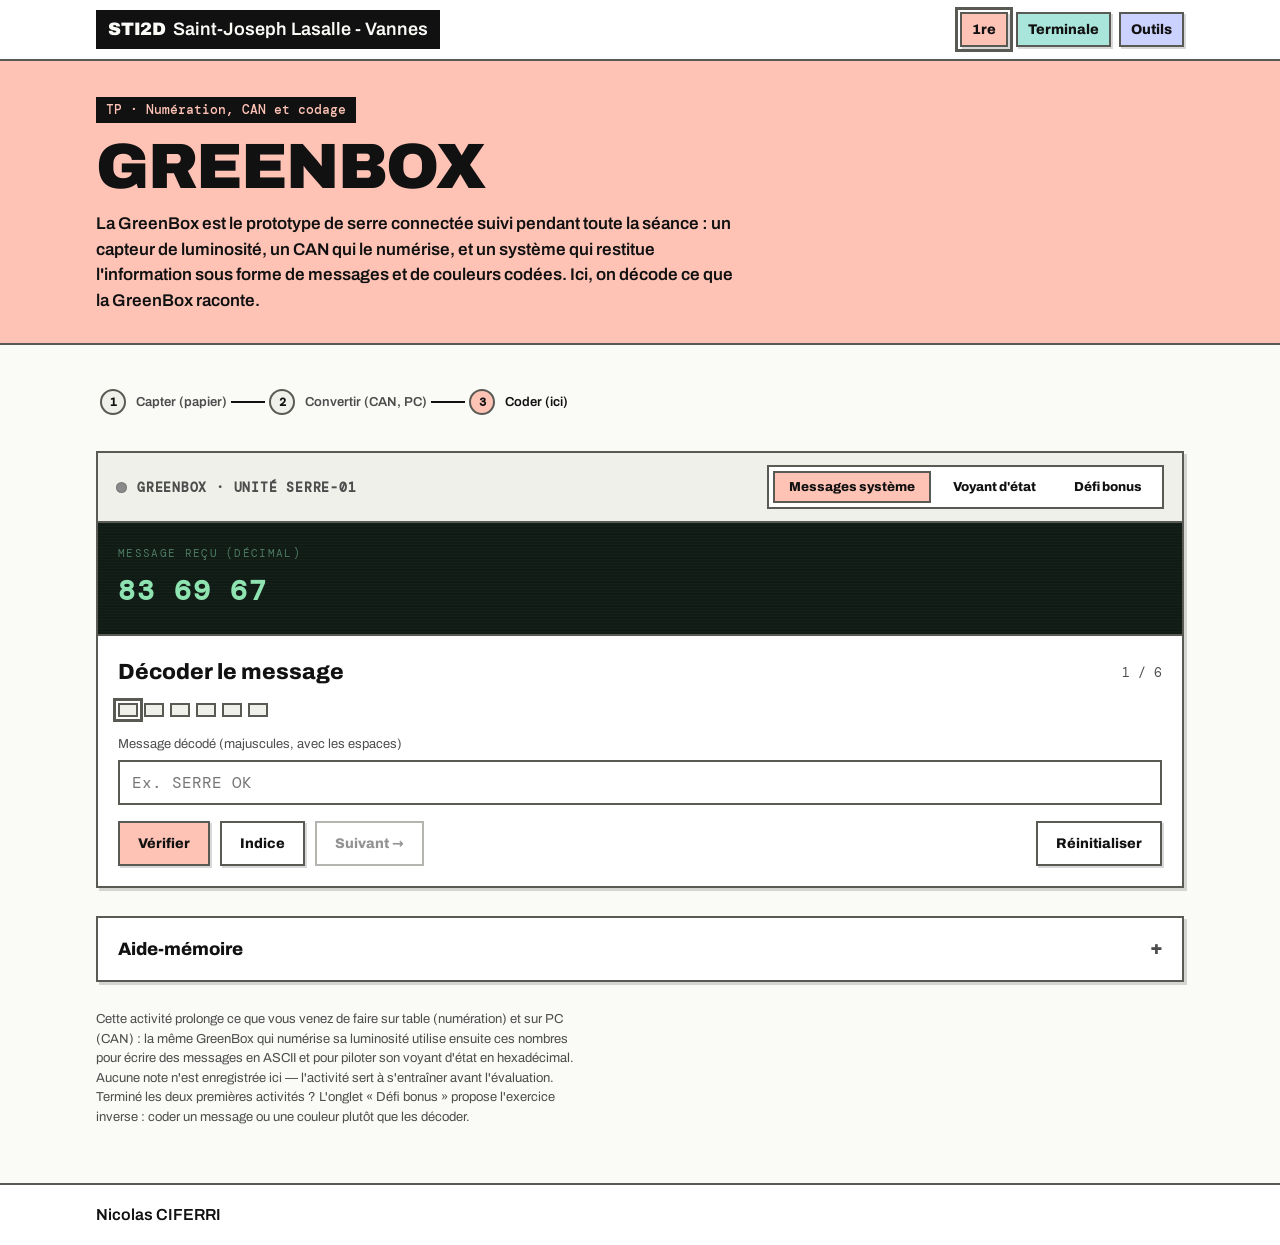
<file: pages/greenbox.html>
<!DOCTYPE html>
<html lang="fr" class="cat-1re">
<head>
<meta charset="UTF-8">
<meta name="viewport" content="width=device-width, initial-scale=1">
<title>GreenBox</title>
<link rel="stylesheet" href="../assets/theme.css?v=20261028">
<style>
  :root{
    --bg:var(--paper);
    --panel:var(--surface);
    --panel-2:var(--surface-2);
    --bezel:var(--surface-2);
    --ink-muted:var(--muted);
    --accent:var(--cat);
    --accent-strong:var(--ink);
    --accent-ink:var(--on-cat);
    --amber:#B96A17;
    --red:#B23327;
    --blue:#1D6693;
    --mono-bg:#0F1B14;
    --mono-ink:#8FE3B0;
    --mono-ink-dim:#4E7A62;
    --ok-bg:#E4F5EA;
    --ok-ink:#146B41;
    --bad-bg:#FBEBE9;
    --bad-ink:#9A2E23;
    --shadow:var(--sh);
    --radius-panel:0;
    --radius-control:0;
    --font-display:var(--font);
    --font-body:var(--font);
    --font-mono:var(--mono);
  }
  @media (prefers-color-scheme: dark){
    :root:not([data-theme="light"]){
      --amber:#E3A24C; --red:#E8695F; --blue:#6EB3E6; --mono-bg:#081109;
      --ok-bg:#132A1D; --ok-ink:#7BE3A6; --bad-bg:#301B18; --bad-ink:#E8695F;
    }
  }
  :root[data-theme="dark"]{
    --amber:#E3A24C; --red:#E8695F; --blue:#6EB3E6; --mono-bg:#081109;
    --ok-bg:#132A1D; --ok-ink:#7BE3A6; --bad-bg:#301B18; --bad-ink:#E8695F;
  }

  *{box-sizing:border-box;}
  body{
    background:
      radial-gradient(1200px 600px at 90% -10%, color-mix(in srgb, var(--accent) 7%, transparent), transparent 60%),
      var(--bg);
    color:var(--ink);
    font-family:var(--font-body);
    line-height:1.5;
    padding-inline:20px;
    padding-block:28px;
  }
  h1,h2,h3{font-family:var(--font-display); text-wrap:balance; margin:0;}
  ::selection{background:color-mix(in srgb, var(--accent) 35%, transparent);}
  button{font-family:inherit;}

  .page-main{max-width:920px; margin-inline:auto; display:flex; flex-direction:column; gap:20px;}

  /* ---------- Header ---------- */
  .masthead{display:flex; flex-direction:column; gap:14px;}
  .eyebrow{
    font-family:var(--font-mono); font-size:12px; letter-spacing:.14em; text-transform:uppercase;
    color:var(--accent-strong); font-weight:600;
  }
  .title-row{display:flex; align-items:baseline; gap:14px; flex-wrap:wrap;}
  .title-row h1{font-size:clamp(34px,6vw,52px); font-weight:800; color:var(--ink); letter-spacing:.01em;}
  .title-row .tag{
    font-family:var(--font-mono); font-size:13px; color:var(--ink-muted);
    border:1px solid var(--line); border-radius:0; padding:4px 12px;
  }
  .lede{color:var(--ink-muted); max-width:62ch; font-size:15px;}

  .stepper{display:flex; align-items:center; gap:0; margin-top:4px; flex-wrap:wrap;}
  .step{display:flex; align-items:center; gap:10px; padding:8px 4px;}
  .step .dot{
    width:26px; height:26px; border-radius:50%; flex:none;
    border:2px solid var(--line); display:flex; align-items:center; justify-content:center;
    font-family:var(--font-mono); font-size:12px; font-weight:600; color:var(--ink-muted);
  }
  .step .label{font-size:13px; color:var(--ink-muted); white-space:nowrap;}
  .step.done .dot{border-color:var(--accent); color:var(--accent-strong); background:color-mix(in srgb, var(--accent) 14%, transparent);}
  .step.active .dot{border-color:var(--accent); background:var(--accent); color:var(--accent-ink);}
  .step.active .label{color:var(--ink); font-weight:600;}
  .step-line{width:34px; height:2px; background:var(--line); flex:none;}
  @media (max-width:560px){ .step .label{display:none;} .step-line{width:18px;} }

  /* ---------- Device panel ---------- */
  .device{
    background:var(--panel); border-radius:0; box-shadow:var(--shadow);
    border:1px solid var(--line); overflow:hidden;
  }
  .bezel{
    background:var(--bezel); padding:12px 18px; display:flex; align-items:center; justify-content:space-between; gap:12px;
    border-bottom:1px solid var(--line);
  }
  .brand{display:flex; align-items:center; gap:10px; font-family:var(--font-mono); font-size:13px; font-weight:600; color:var(--ink-muted); letter-spacing:.06em;}
  .led{
    width:11px; height:11px; border-radius:50%; flex:none; background:#8a8a8a; box-shadow: inset 0 0 0 1px rgba(0,0,0,.15);
    transition:background-color .25s ease, box-shadow .25s ease;
  }
  .led.on{box-shadow: 0 0 0 3px color-mix(in srgb, var(--led-color,#8a8a8a) 30%, transparent), inset 0 0 0 1px rgba(0,0,0,.15); background:var(--led-color,#8a8a8a);}
  .modepick{display:flex; gap:6px; background:var(--panel-2); padding:4px; border-radius:0; border:1px solid var(--line);}
  .modepick button{
    border:none; background:transparent; color:var(--ink-muted); font-size:13px; font-weight:600;
    padding:7px 14px; border-radius:0; cursor:pointer; transition:background-color .15s, color .15s;
  }
  .modepick button[aria-pressed="true"]{background:var(--accent); color:var(--accent-ink);}
  .modepick button:focus-visible{outline:2px solid var(--accent); outline-offset:2px;}

  .screen{
    background:var(--mono-bg); color:var(--mono-ink); font-family:var(--font-mono);
    padding:22px 20px; display:flex; flex-direction:column; gap:8px;
    background-image: repeating-linear-gradient(180deg, rgba(255,255,255,.025) 0px, rgba(255,255,255,.025) 1px, transparent 1px, transparent 3px);
  }
  .screen .caption{font-size:11px; letter-spacing:.12em; text-transform:uppercase; color:var(--mono-ink-dim);}
  .screen .code{
    font-size:clamp(18px,4.4vw,28px); font-weight:600; letter-spacing:.06em; word-break:break-word;
  }
  .screen .swatch-row{display:flex; align-items:center; gap:14px; flex-wrap:wrap;}
  .swatch{width:52px; height:52px; border-radius:0; border:2px solid rgba(255,255,255,.15); flex:none;}

  .body-pad{padding:20px;}
  .puzzle-head{display:flex; align-items:center; justify-content:space-between; gap:10px; flex-wrap:wrap; margin-bottom:14px;}
  .puzzle-head h2{font-size:22px; font-weight:700;}
  .counter{font-family:var(--font-mono); font-size:13px; color:var(--ink-muted);}

  .progress{display:flex; gap:6px; flex-wrap:wrap; margin-bottom:18px;}
  .progress button{
    width:20px; height:14px; border-radius:0; border:1px solid var(--line); background:var(--panel-2);
    cursor:pointer; padding:0;
  }
  .progress button[data-state="ok"]{background:var(--accent); border-color:var(--accent);}
  .progress button[data-state="err"]{background:var(--red); border-color:var(--red); opacity:.55;}
  .progress button[aria-current="true"]{outline:2px solid var(--accent-strong); outline-offset:2px;}

  fieldset{border:none; padding:0; margin:0;}
  label{display:block; font-size:13px; color:var(--ink-muted); margin-bottom:6px; font-weight:500;}
  .field-row{display:flex; gap:12px; flex-wrap:wrap;}
  .field{flex:1 1 90px; min-width:80px;}
  input[type="text"], input[type="number"]{
    width:100%; font-family:var(--font-mono); font-size:16px; padding:10px 12px;
    border:1px solid var(--line); border-radius:0; background:var(--panel);
    color:var(--ink);
  }
  input:focus-visible{outline:2px solid var(--accent); outline-offset:1px;}

  .choice-grid{display:grid; grid-template-columns:repeat(auto-fit,minmax(190px,1fr)); gap:8px; margin-top:6px;}
  .choice{
    text-align:left; border:1px solid var(--line); background:var(--panel); color:var(--ink);
    border-radius:0; padding:10px 12px; cursor:pointer; font-size:14px;
    display:flex; align-items:center; gap:10px;
  }
  .choice .swatch-sm{width:16px; height:16px; border-radius:0; flex:none; border:1px solid rgba(0,0,0,.15);}
  .choice[aria-pressed="true"]{border-color:var(--accent); background:color-mix(in srgb, var(--accent) 12%, var(--panel)); font-weight:600;}
  .choice:focus-visible{outline:2px solid var(--accent); outline-offset:2px;}

  .actions{display:flex; gap:10px; flex-wrap:wrap; margin-top:16px; align-items:center;}
  .btn{
    border-radius:0; padding:10px 18px; font-size:14px; font-weight:600; cursor:pointer; border:1px solid transparent;
  }
  .btn-primary{background:var(--accent); color:var(--accent-ink); border-color:var(--accent);}
  .btn-primary:hover{background:var(--accent-strong); border-color:var(--accent-strong);}
  .btn-ghost{background:transparent; color:var(--ink-muted); border-color:var(--line);}
  .btn-ghost:hover{color:var(--ink); border-color:var(--ink-muted);}
  .btn:focus-visible{outline:2px solid var(--accent); outline-offset:2px;}
  .btn[disabled]{opacity:.45; cursor:not-allowed;}

  .feedback{
    margin-top:14px; padding:10px 14px; border-radius:0; font-size:14px; font-weight:500;
    display:none;
  }
  .feedback.show{display:block;}
  .feedback.ok{background:var(--ok-bg); color:var(--ok-ink);}
  .feedback.bad{background:var(--bad-bg); color:var(--bad-ink);}
  .hint{
    margin-top:10px; font-size:13px; color:var(--ink-muted); border-left:2px solid var(--line); padding-left:10px;
    display:none;
  }
  .hint.show{display:block;}

  .legend{margin-top:18px; border-top:1px solid var(--line); padding-top:16px;}
  .legend h3{font-size:14px; font-weight:600; margin-bottom:10px; color:var(--ink-muted); text-transform:uppercase; letter-spacing:.06em;}
  .legend-grid{display:grid; grid-template-columns:repeat(auto-fit,minmax(200px,1fr)); gap:10px;}
  .legend-item{display:flex; gap:10px; align-items:flex-start; font-size:13px;}
  .legend-item .swatch-sm{width:16px; height:16px; border-radius:0; margin-top:2px; flex:none; border:1px solid rgba(0,0,0,.15);}
  .legend-item b{display:block; font-size:13px;}
  .legend-item span{color:var(--ink-muted);}

  /* ---------- Aide-mémoire ---------- */
  details.help{
    background:var(--panel); border:1px solid var(--line); border-radius:0; box-shadow:var(--shadow);
  }
  details.help > summary{
    list-style:none; cursor:pointer; padding:16px 20px; font-weight:700; font-family:var(--font-display); font-size:18px;
    display:flex; align-items:center; justify-content:space-between; gap:10px;
  }
  details.help > summary::-webkit-details-marker{display:none;}
  details.help > summary::after{content:"+"; font-family:var(--font-mono); font-size:20px; color:var(--ink-muted);}
  details.help[open] > summary::after{content:"–";}
  .help-body{padding:0 20px 20px; display:flex; flex-direction:column; gap:18px;}
  .table-scroll{overflow-x:auto;}
  table.ref{border-collapse:collapse; font-family:var(--font-mono); font-size:13px; min-width:100%;}
  table.ref th, table.ref td{border:1px solid var(--line); padding:6px 9px; text-align:center; font-variant-numeric:tabular-nums;}
  table.ref th{background:var(--panel-2); color:var(--ink-muted); font-weight:600;}

  .page-foot{color:var(--ink-muted); font-size:13px; max-width:70ch;}
  .page-foot a{color:inherit;}

  @media (prefers-reduced-motion: reduce){ *{transition:none !important;} }

  /* ---------- Charte du site ---------- */
  [hidden]{ display:none !important; }
  body{ padding:0; background:var(--paper); }
  .page-main{ max-width:1120px; padding:32px 16px 0; gap:28px; }
  h1,h2,h3{ font-weight:800; }
  .device, details.help{ border:var(--bw) solid var(--line); box-shadow:var(--sh); }
  .bezel{ border-bottom:var(--bw) solid var(--line); }
  .screen{ border-bottom:var(--bw) solid var(--line); }
  .modepick{ border:2px solid var(--line); background:var(--surface); }
  .modepick button{ color:var(--ink); font-weight:800; border:2px solid transparent; }
  .modepick button[aria-pressed="true"]{ background:var(--cat); color:var(--on-cat); border-color:var(--line); }
  .step .dot{ border-color:var(--line); color:var(--ink); }
  .step.done .dot{ background:var(--surface-2); border-color:var(--line); color:var(--ink); }
  .step.active .dot{ background:var(--cat); border-color:var(--line); color:var(--on-cat); }
  .step .label{ color:var(--muted); font-weight:600; }
  .step-line{ background:var(--ink); }
  .progress button{ border:2px solid var(--line); }
  .progress button[data-state="ok"]{ background:var(--ok); border-color:var(--line); }
  .progress button[data-state="err"]{ background:var(--danger); border-color:var(--line); opacity:1; }
  .progress button[aria-current="true"]{ outline:3px solid var(--line); }
  input[type="text"], input[type="number"]{ border:2px solid var(--line); }
  .choice{ border:2px solid var(--line); font-weight:600; }
  .choice[aria-pressed="true"]{ background:var(--cat); color:var(--on-cat); border-color:var(--line); }
  .btn{ border:2px solid var(--line); font-weight:800; box-shadow:var(--sh-sm); transition:transform .1s, box-shadow .1s; }
  .btn:hover:not([disabled]){ transform:translate(-2px,-2px); box-shadow:var(--sh-sm-hover); }
  .btn:active:not([disabled]){ transform:translate(2px,2px); box-shadow:1px 1px 0 var(--shadow-c); }
  .btn-primary, .btn-primary:hover{ background:var(--cat); color:var(--on-cat); border-color:var(--line); }
  .btn-ghost, .btn-ghost:hover{ background:var(--surface); color:var(--ink); border-color:var(--line); }
  .feedback{ border:2px solid var(--line); }
  .hint{ border-left:5px solid var(--line); color:var(--ink); }
  .legend{ border-top:2px solid var(--line); }
  table.ref th, table.ref td{ border-color:var(--line); }
</style>
</head>
<body>

<nav class="site-nav" aria-label="Navigation principale">
  <div class="wrap">
    <a class="logo" href="../index.html">STI2D <span>Saint-Joseph Lasalle - Vannes</span></a>
    <div class="links">
      <a class="l-1re" href="../index.html#premiere" aria-current="page">1re</a>
      <a class="l-term" href="../index.html#terminale">Terminale</a>
      <a class="l-outils" href="../index.html#outils">Outils</a>
    </div>
  </div>
</nav>
<header class="page-head">
  <div class="wrap">
    <span class="tag">TP · Numération, CAN et codage</span>
    <h1>GreenBox</h1>
    <p>La GreenBox est le prototype de serre connectée suivi pendant toute la séance : un capteur de luminosité, un CAN qui le numérise, et un système qui restitue l'information sous forme de messages et de couleurs codées. Ici, on décode ce que la GreenBox raconte.</p>
  </div>
</header>

<div class="page-main">
  <div class="stepper" aria-hidden="true">
    <div class="step done"><span class="dot">1</span><span class="label">Capter (papier)</span></div>
    <div class="step-line"></div>
    <div class="step done"><span class="dot">2</span><span class="label">Convertir (CAN, PC)</span></div>
    <div class="step-line"></div>
    <div class="step active"><span class="dot">3</span><span class="label">Coder (ici)</span></div>
  </div>


  <div class="device">
    <div class="bezel">
      <div class="brand"><span class="led" id="led"></span> GREENBOX · UNITÉ SERRE-01</div>
      <div class="modepick" role="tablist" aria-label="Choisir l'activité">
        <button type="button" role="tab" id="tab-ascii" aria-pressed="true">Messages système</button>
        <button type="button" role="tab" id="tab-color" aria-pressed="false">Voyant d'état</button>
        <button type="button" role="tab" id="tab-bonus" aria-pressed="false">Défi bonus</button>
      </div>
    </div>

    <div class="screen">
      <div class="caption" id="screen-caption">Message reçu — décoder</div>
      <div class="code" id="screen-code">83 69 67</div>
      <div class="swatch-row" id="screen-swatch-row" hidden>
        <div class="swatch" id="screen-swatch"></div>
        <div class="caption" id="screen-swatch-label" style="text-transform:none; letter-spacing:normal; font-size:13px;"></div>
      </div>
    </div>

    <div class="body-pad">
      <div class="puzzle-head">
        <h2 id="puzzle-title">Décoder le message</h2>
        <span class="counter" id="puzzle-counter">1 / 6</span>
      </div>

      <div class="progress" id="progress" role="tablist" aria-label="Progression"></div>

      <p id="bonus-note" class="lede" style="margin:-6px 0 4px; font-size:14px;" hidden>Pour les binômes qui ont terminé les deux premières activités : ici, c'est vous qui codez le message ou la couleur pour la GreenBox — l'exercice inverse du décodage !</p>

      <!-- ASCII form -->
      <div id="form-ascii">
        <label for="ascii-answer">Message décodé (majuscules, avec les espaces)</label>
        <input type="text" id="ascii-answer" autocomplete="off" spellcheck="false" placeholder="Ex. SERRE OK">
      </div>

      <!-- Bonus form (encode) -->
      <div id="form-bonus" hidden>
        <label for="bonus-answer" id="bonus-label">Codes à envoyer</label>
        <input type="text" id="bonus-answer" autocomplete="off" spellcheck="false" placeholder="Ex. 83 69 82">
      </div>

      <!-- Color form -->
      <div id="form-color" hidden>
        <fieldset>
          <label>Composantes décimales (0 à 255)</label>
          <div class="field-row">
            <div class="field"><label for="c-r" style="margin-bottom:2px;">R</label><input type="number" id="c-r" min="0" max="255"></div>
            <div class="field"><label for="c-g" style="margin-bottom:2px;">G</label><input type="number" id="c-g" min="0" max="255"></div>
            <div class="field"><label for="c-b" style="margin-bottom:2px;">B</label><input type="number" id="c-b" min="0" max="255"></div>
          </div>
        </fieldset>
        <fieldset style="margin-top:14px;">
          <label>Statut correspondant</label>
          <div class="choice-grid" id="color-choices"></div>
        </fieldset>
      </div>

      <div class="feedback" id="feedback"></div>
      <div class="hint" id="hint"></div>

      <div class="actions">
        <button class="btn btn-primary" id="check-btn">Vérifier</button>
        <button class="btn btn-ghost" id="hint-btn">Indice</button>
        <button class="btn btn-ghost" id="next-btn" disabled>Suivant →</button>
        <button class="btn btn-ghost" id="reset-btn" style="margin-left:auto;">Réinitialiser</button>
      </div>

      <div class="legend" id="legend-block" hidden>
        <h3>Légende des statuts GreenBox</h3>
        <div class="legend-grid" id="legend-grid"></div>
      </div>
    </div>
  </div>

  <details class="help">
    <summary>Aide-mémoire</summary>
    <div class="help-body">
      <div>
        <h3 style="font-size:14px; color:var(--ink-muted); text-transform:uppercase; letter-spacing:.06em; margin-bottom:10px;">Chiffres hexadécimaux</h3>
        <div class="table-scroll">
          <table class="ref" id="hex-table"></table>
        </div>
      </div>
      <div>
        <h3 style="font-size:14px; color:var(--ink-muted); text-transform:uppercase; letter-spacing:.06em; margin-bottom:10px;">Table ASCII (caractères utiles ici)</h3>
        <div class="table-scroll">
          <table class="ref" id="ascii-table"></table>
        </div>
      </div>
    </div>
  </details>

  <footer class="page-foot">
    Cette activité prolonge ce que vous venez de faire sur table (numération) et sur PC (CAN) : la même GreenBox qui numérise sa luminosité utilise ensuite ces nombres pour écrire des messages en ASCII et pour piloter son voyant d'état en hexadécimal. Aucune note n'est enregistrée ici — l'activité sert à s'entraîner avant l'évaluation. Terminé les deux premières activités ? L'onglet « Défi bonus » propose l'exercice inverse : coder un message ou une couleur plutôt que les décoder.
  </footer>

</div>

<footer class="site-foot"><div class="wrap">Nicolas CIFERRI</div></footer>

<script>
(function(){
  "use strict";

  var ASCII_PUZZLES = [
    { answer:"SEC",        base:"dec" },
    { answer:"SERRE",      base:"dec" },
    { answer:"ALERTE",     base:"hex" },
    { answer:"SOL SEC",    base:"hex" },
    { answer:"EAU BASSE",  base:"hex" },
    { answer:"TEMP HAUTE", base:"hex" }
  ].map(function(p){
    var codes = p.answer.split("").map(function(ch){ return ch.charCodeAt(0); });
    return { answer:p.answer, base:p.base, codes:codes };
  });

  var STATUS_INFO = {
    vert:  { label:"Vert — croissance normale",         hex:"#2ECC71", rule:"composante G nettement dominante" },
    jaune: { label:"Jaune — luminosité faible",         hex:"#F1C40F", rule:"R et G élevés, B faible" },
    rouge: { label:"Rouge — alerte, sol trop sec",      hex:"#E74C3C", rule:"R dominant, G et B faibles" },
    bleu:  { label:"Bleu — arrosage automatique actif", hex:"#3498DB", rule:"composante B dominante" }
  };

  var COLOR_PUZZLES = [
    { hex:"2ECC71", status:"vert" },
    { hex:"E74C3C", status:"rouge" },
    { hex:"3498DB", status:"bleu" },
    { hex:"F1C40F", status:"jaune" },
    { hex:"27AE60", status:"vert" },
    { hex:"C0392B", status:"rouge" },
    { hex:"2980B9", status:"bleu" },
    { hex:"F39C12", status:"jaune" }
  ].map(function(p){
    var r = parseInt(p.hex.slice(0,2),16), g = parseInt(p.hex.slice(2,4),16), b = parseInt(p.hex.slice(4,6),16);
    return { hex:p.hex, status:p.status, r:r, g:g, b:b };
  });

  var BONUS_PUZZLES = [
    { kind:"ascii", word:"EAU",      base:"dec" },
    { kind:"color", r:231, g:76,  b:60  },
    { kind:"ascii", word:"PLANTE",   base:"dec" },
    { kind:"color", r:52,  g:152, b:219 },
    { kind:"ascii", word:"CAPTEUR",  base:"hex" },
    { kind:"color", r:241, g:196, b:15  }
  ].map(function(p){
    if(p.kind === "ascii"){
      var codes = p.word.split("").map(function(ch){ return ch.charCodeAt(0); });
      return { kind:"ascii", word:p.word, base:p.base, codes:codes };
    }
    var hex = [p.r,p.g,p.b].map(function(v){ return v.toString(16).toUpperCase().padStart(2,"0"); }).join("");
    return { kind:"color", r:p.r, g:p.g, b:p.b, hex:hex };
  });

  var state = {
    mode: "ascii",           // ascii | color | bonus
    index: { ascii:0, color:0, bonus:0 },
    solved: { ascii:{}, color:{}, bonus:{} },  // index -> "ok" | "err"
    hintShown: false
  };

  var el = {};
  ["led","tab-ascii","tab-color","tab-bonus","screen-caption","screen-code","screen-swatch-row","screen-swatch","screen-swatch-label",
   "puzzle-title","puzzle-counter","progress","bonus-note","form-ascii","form-color","form-bonus","ascii-answer","bonus-answer","bonus-label","c-r","c-g","c-b","color-choices",
   "feedback","hint","check-btn","hint-btn","next-btn","reset-btn","legend-block","legend-grid","hex-table","ascii-table"
  ].forEach(function(id){ el[id.replace(/-([a-z])/g,function(_,c){return c.toUpperCase();})] = document.getElementById(id); });

  function puzzleSet(){
    if(state.mode === "ascii") return ASCII_PUZZLES;
    if(state.mode === "color") return COLOR_PUZZLES;
    return BONUS_PUZZLES;
  }
  function curIndex(){ return state.index[state.mode]; }
  function curSolved(){ return state.solved[state.mode]; }
  function curPuzzle(){ return puzzleSet()[curIndex()]; }

  function fmtCodes(p){
    if(p.base === "hex"){
      return p.codes.map(function(c){ return c.toString(16).toUpperCase().padStart(2,"0"); }).join(" ");
    }
    return p.codes.join(" ");
  }

  function setLed(hex){
    if(hex){ el.led.style.setProperty("--led-color", hex); el.led.classList.add("on"); }
    else { el.led.style.removeProperty("--led-color"); el.led.classList.remove("on"); }
  }

  function render(){
    var isAscii = state.mode === "ascii";
    var isColor = state.mode === "color";
    var isBonus = state.mode === "bonus";
    el.tabAscii.setAttribute("aria-pressed", isAscii ? "true":"false");
    el.tabColor.setAttribute("aria-pressed", isColor ? "true":"false");
    el.tabBonus.setAttribute("aria-pressed", isBonus ? "true":"false");
    el.formAscii.hidden = !isAscii;
    el.formColor.hidden = !isColor;
    el.formBonus.hidden = !isBonus;
    el.legendBlock.hidden = !isColor;
    el.bonusNote.hidden = !isBonus;

    var set = puzzleSet(), idx = curIndex(), p = curPuzzle();
    el.puzzleCounter.textContent = (idx+1) + " / " + set.length;

    // progress dots
    el.progress.innerHTML = "";
    set.forEach(function(_,i){
      var b = document.createElement("button");
      b.type = "button";
      b.setAttribute("aria-label", "Défi " + (i+1));
      if(i === idx) b.setAttribute("aria-current","true");
      var st = curSolved()[i];
      if(st) b.setAttribute("data-state", st);
      b.addEventListener("click", function(){ state.index[state.mode] = i; resetInputs(); render(); });
      el.progress.appendChild(b);
    });

    resetFeedback();

    if(isAscii){
      el.puzzleTitle.textContent = "Décoder le message";
      el.screenCaption.textContent = p.base === "hex" ? "Message reçu (hexadécimal)" : "Message reçu (décimal)";
      el.screenCode.textContent = fmtCodes(p);
      el.screenSwatchRow.hidden = true;
      setLed(null);
      el.hint.textContent = "Convertis chaque code en un caractère ASCII. Le code " + (p.base==="hex"?"20":"32") + " correspond à un espace — n'oublie pas de le taper aussi.";
    } else if(isColor){
      el.puzzleTitle.textContent = "Décoder le voyant d'état";
      el.screenCaption.textContent = "Code couleur du voyant";
      el.screenCode.textContent = "#" + p.hex;
      el.screenSwatchRow.hidden = false;
      el.screenSwatch.style.background = "#" + p.hex;
      el.screenSwatchLabel.textContent = "Aperçu réel de la couleur affichée par le voyant";
      setLed("#" + p.hex);
      el.hint.textContent = "Découpe le code en 3 paires (R, G, B) et convertis chaque paire d'hexadécimal en décimal (0 à 255). Compare ensuite avec la légende pour choisir le statut.";
      buildColorChoices();
    } else {
      if(p.kind === "ascii"){
        el.puzzleTitle.textContent = "Coder un message";
        el.screenCaption.textContent = "Message à coder (" + (p.base === "hex" ? "hexadécimal" : "décimal") + ")";
        el.screenCode.textContent = p.word;
        el.screenSwatchRow.hidden = true;
        setLed(null);
        el.bonusLabel.textContent = "Codes à envoyer (" + (p.base === "hex" ? "hexadécimal" : "décimal") + ", séparés par des espaces)";
        el.bonusAnswer.placeholder = p.base === "hex" ? "Ex. 53 45 43" : "Ex. 83 69 82";
        el.hint.textContent = "Retrouve le code de chaque lettre dans la table ASCII (aide-mémoire en bas de page). N'oublie pas l'espace entre deux mots s'il y en a un.";
      } else {
        el.puzzleTitle.textContent = "Trouver le code couleur";
        el.screenCaption.textContent = "Composantes reçues (décimal)";
        el.screenCode.textContent = "R=" + p.r + "  G=" + p.g + "  B=" + p.b;
        el.screenSwatchRow.hidden = false;
        el.screenSwatch.style.background = "rgb(" + p.r + "," + p.g + "," + p.b + ")";
        el.screenSwatchLabel.textContent = "Couleur correspondante (aperçu)";
        setLed("rgb(" + p.r + "," + p.g + "," + p.b + ")");
        el.bonusLabel.textContent = "Code hexadécimal (avec ou sans #)";
        el.bonusAnswer.placeholder = "Ex. 2ECC71";
        el.hint.textContent = "Convertis chaque composante décimale en hexadécimal (2 chiffres), puis mets les trois côte à côte : R, G, puis B.";
      }
    }
    el.hint.classList.toggle("show", state.hintShown);
    buildLegend();
  }

  function buildColorChoices(){
    el.colorChoices.innerHTML = "";
    Object.keys(STATUS_INFO).forEach(function(key){
      var info = STATUS_INFO[key];
      var b = document.createElement("button");
      b.type = "button";
      b.className = "choice";
      b.setAttribute("aria-pressed","false");
      b.dataset.status = key;
      var sw = document.createElement("span");
      sw.className = "swatch-sm";
      sw.style.background = info.hex;
      b.appendChild(sw);
      var txt = document.createElement("span");
      txt.textContent = info.label;
      b.appendChild(txt);
      b.addEventListener("click", function(){
        Array.prototype.forEach.call(el.colorChoices.children, function(c){ c.setAttribute("aria-pressed","false"); });
        b.setAttribute("aria-pressed","true");
      });
      el.colorChoices.appendChild(b);
    });
  }

  function buildLegend(){
    el.legendGrid.innerHTML = "";
    Object.keys(STATUS_INFO).forEach(function(key){
      var info = STATUS_INFO[key];
      var d = document.createElement("div");
      d.className = "legend-item";
      d.innerHTML = '<span class="swatch-sm" style="background:'+info.hex+'"></span><span><b>'+info.label+'</b><span>'+info.rule+'</span></span>';
      el.legendGrid.appendChild(d);
    });
  }

  function resetInputs(){
    el.asciiAnswer.value = "";
    el.bonusAnswer.value = "";
    el.cR.value = ""; el.cG.value = ""; el.cB.value = "";
    state.hintShown = false;
  }

  function resetFeedback(){
    el.feedback.className = "feedback";
    el.feedback.textContent = "";
    el.nextBtn.disabled = true;
    el.checkBtn.disabled = false;
  }

  function normalize(s){ return s.trim().toUpperCase().replace(/\s+/g," "); }

  function check(){
    var p = curPuzzle(), correct, msg;
    if(state.mode === "ascii"){
      correct = normalize(el.asciiAnswer.value) === p.answer;
      msg = correct ? "Exact : la GreenBox affiche « " + p.answer + " »." : null;
    } else if(state.mode === "color"){
      var r = parseInt(el.cR.value,10), g = parseInt(el.cG.value,10), b = parseInt(el.cB.value,10);
      var chosen = el.colorChoices.querySelector('[aria-pressed="true"]');
      var status = chosen ? chosen.dataset.status : null;
      correct = (r === p.r && g === p.g && b === p.b && status === p.status);
      msg = correct ? "Exact : ce voyant signale « " + STATUS_INFO[p.status].label + " »." : null;
    } else if(p.kind === "ascii"){
      var given = el.bonusAnswer.value.trim().split(/\s+/).filter(Boolean).map(function(tok){
        var clean = tok.toUpperCase().replace(/^0X/,"");
        return p.base === "hex" ? clean.padStart(2,"0") : String(parseInt(tok,10));
      });
      var expected = p.codes.map(function(c){
        return p.base === "hex" ? c.toString(16).toUpperCase().padStart(2,"0") : String(c);
      });
      correct = given.length === expected.length && given.every(function(v,i){ return v === expected[i]; });
      msg = correct ? "Bien joué : la GreenBox recevra bien « " + p.word + " »." : null;
    } else {
      var giv = el.bonusAnswer.value.trim().toUpperCase().replace(/^#/,"");
      correct = giv === p.hex;
      msg = correct ? "Exact : #" + p.hex + " est le bon code pour cette couleur." : null;
    }
    curSolved()[curIndex()] = correct ? "ok" : "err";
    el.feedback.classList.add("show");
    if(correct){
      el.feedback.classList.add("ok");
      el.feedback.classList.remove("bad");
      el.feedback.textContent = msg;
      el.nextBtn.disabled = (curIndex() === puzzleSet().length - 1);
    } else {
      el.feedback.classList.add("bad");
      el.feedback.classList.remove("ok");
      el.feedback.textContent = "Pas encore correct. Vérifie tes conversions et réessaie.";
    }
    // refresh dot colors without full re-render (keeps focus)
    var dots = el.progress.children;
    var st = curSolved()[curIndex()];
    if(dots[curIndex()]) dots[curIndex()].setAttribute("data-state", st);
  }

  function next(){
    var set = puzzleSet();
    if(curIndex() < set.length - 1){
      state.index[state.mode] += 1;
      resetInputs();
      render();
    }
  }

  function switchMode(mode){
    if(state.mode === mode) return;
    state.mode = mode;
    resetInputs();
    render();
  }

  function buildRefTables(){
    var hexRows = "<tr><th>Hex</th>" + "0123456789ABCDEF".split("").map(function(h){return "<td>"+h+"</td>";}).join("") + "</tr>";
    hexRows += "<tr><th>Déc.</th>" + Array.from({length:16},function(_,i){return "<td>"+i+"</td>";}).join("") + "</tr>";
    el.hexTable.innerHTML = hexRows;

    var chars = [{c:"espace",v:32},{c:"0-9",v:"48–57"},{c:"A",v:65},{c:"E",v:69},{c:"L",v:76},{c:"O",v:79},{c:"R",v:82},{c:"S",v:83},{c:"T",v:84},{c:"U",v:85},{c:"Z",v:90}];
    var head = "<tr><th>Caractère</th>" + chars.map(function(x){return "<td>"+x.c+"</td>";}).join("") + "</tr>";
    var dec = "<tr><th>Décimal</th>" + chars.map(function(x){return "<td>"+x.v+"</td>";}).join("") + "</tr>";
    var hex = "<tr><th>Hexa</th>" + chars.map(function(x){
      if(typeof x.v === "number") return "<td>"+x.v.toString(16).toUpperCase().padStart(2,"0")+"</td>";
      return "<td>—</td>";
    }).join("") + "</tr>";
    el.asciiTable.innerHTML = head + dec + hex;
  }

  el.tabAscii.addEventListener("click", function(){ switchMode("ascii"); });
  el.tabColor.addEventListener("click", function(){ switchMode("color"); });
  el.tabBonus.addEventListener("click", function(){ switchMode("bonus"); });
  el.checkBtn.addEventListener("click", check);
  el.nextBtn.addEventListener("click", next);
  el.hintBtn.addEventListener("click", function(){ state.hintShown = !state.hintShown; el.hint.classList.toggle("show", state.hintShown); });
  el.resetBtn.addEventListener("click", function(){
    state.index = { ascii:0, color:0, bonus:0 };
    state.solved = { ascii:{}, color:{}, bonus:{} };
    resetInputs();
    render();
  });
  el.asciiAnswer.addEventListener("keydown", function(e){ if(e.key === "Enter"){ check(); } });
  el.bonusAnswer.addEventListener("keydown", function(e){ if(e.key === "Enter"){ check(); } });

  buildRefTables();
  resetInputs();
  render();
})();
</script>
</body>
</html>
</file>
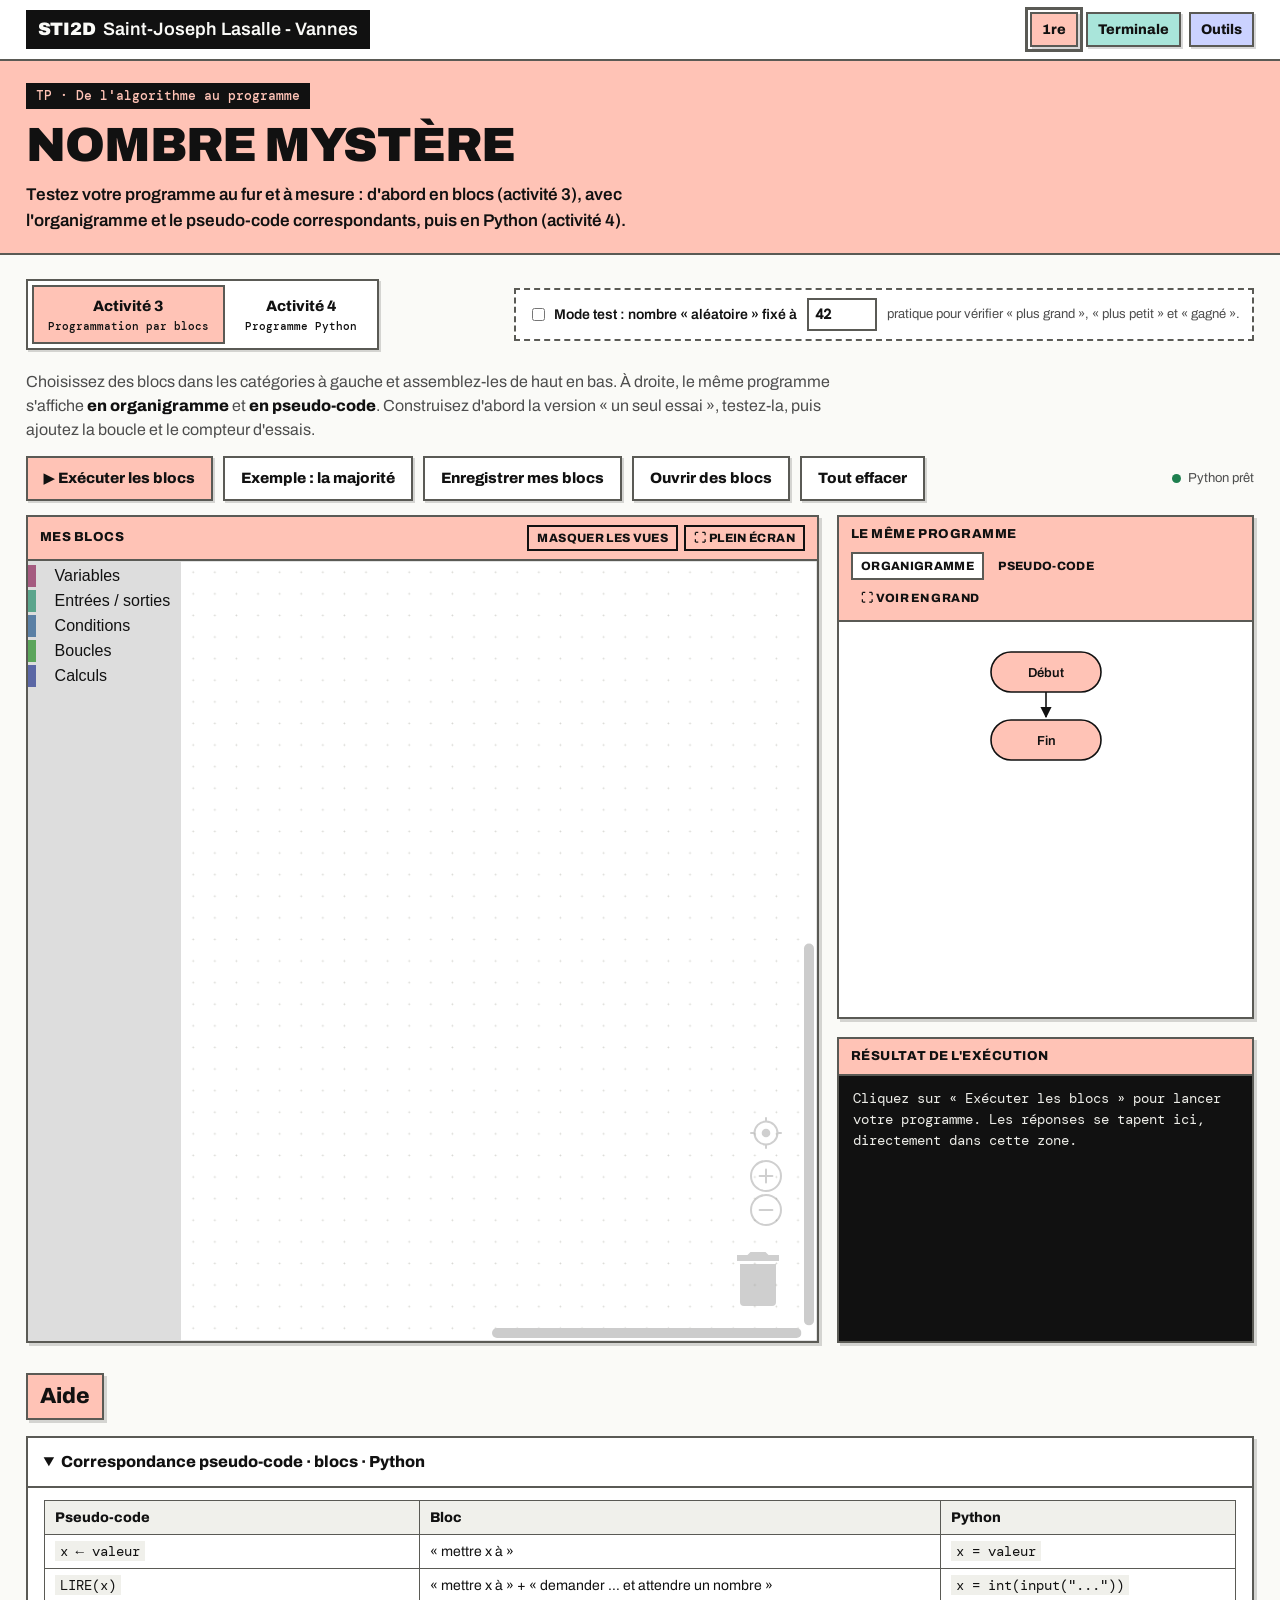
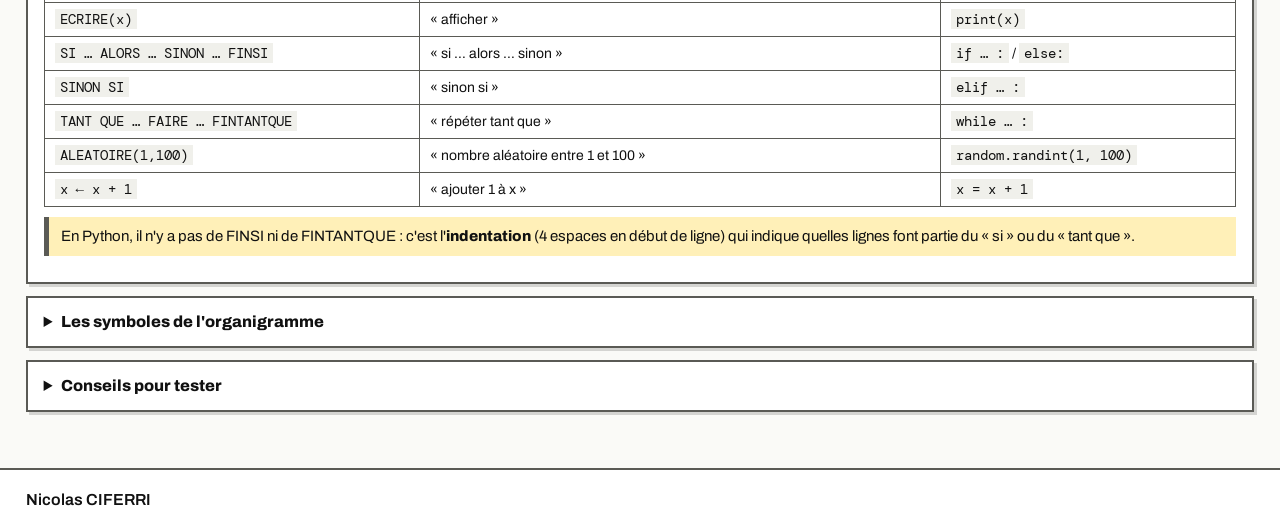
<file: pages/nombre-mystere.html>
<!doctype html>
<html lang="fr" class="cat-1re">
<head>
<meta charset="utf-8">
<meta name="viewport" content="width=device-width, initial-scale=1">
<title>Nombre mystère · De l'algorithme au programme</title>
<link rel="stylesheet" href="../assets/theme.css?v=20261028">
<style>
  .page-main{ max-width:none; margin:0; padding:24px clamp(12px, 2vw, 32px) 0; display:flex; flex-direction:column; gap:20px; }
  /* cette page utilise toute la largeur de l'écran */
  .site-nav .wrap, .page-head .wrap, .site-foot .wrap{ max-width:none; padding-left:clamp(12px, 2vw, 32px); padding-right:clamp(12px, 2vw, 32px); }
  .page-head{ padding:22px 0 20px; }
  .page-head h1{ font-size:clamp(30px, 4vw, 48px); }

  /* --- Barre du haut : onglets d'activité + mode test --- */
  .top-bar{ display:flex; gap:16px; flex-wrap:wrap; align-items:center; justify-content:space-between; }
  .act-tabs{ display:flex; gap:4px; padding:4px; background:var(--surface); border:2px solid var(--line); box-shadow:var(--sh-sm); }
  .act-tab{
    appearance:none; cursor:pointer; font:inherit; font-weight:800; font-size:15px; color:var(--ink);
    background:transparent; border:2px solid transparent; padding:8px 14px;
  }
  .act-tab[aria-selected="true"]{ background:var(--cat); color:var(--on-cat); border-color:var(--line); }
  .act-tab small{ display:block; font-family:var(--mono); font-weight:500; font-size:11px; }
  .test-mode{
    display:flex; align-items:center; gap:10px; flex-wrap:wrap; font-size:14px; font-weight:600;
    padding:8px 12px; background:var(--surface); border:2px dashed var(--line);
  }
  .test-mode input[type="number"]{
    width:70px; font:inherit; font-family:var(--mono); padding:4px 6px; border:2px solid var(--line);
    background:var(--surface); color:var(--ink);
  }
  .test-mode label{ display:flex; align-items:center; gap:6px; cursor:pointer; }
  .test-mode .info{ font-weight:400; color:var(--muted); font-size:13px; }

  .consigne{ margin:0; color:var(--muted); max-width:90ch; }
  .consigne b{ color:var(--ink); }

  .toolbar{ display:flex; gap:10px; flex-wrap:wrap; align-items:center; }
  .toolbar .spacer{ flex:1; }
  .py-status{ font-size:13px; color:var(--muted); display:flex; align-items:center; gap:7px; }
  .py-status::before{ content:""; width:9px; height:9px; border-radius:50%; background:#C9A227; }
  .py-status.ready::before{ background:var(--ok); }
  .py-status.error::before{ background:var(--danger); }

  /* --- Zone blocs --- */
  .blocks-grid{ display:grid; grid-template-columns:minmax(0, 1.9fr) minmax(380px, 1fr); gap:18px; }
  .blocks-grid.views-hidden{ grid-template-columns:minmax(0, 2.8fr) minmax(320px, 1fr); }
  .blocks-grid.views-hidden #views-pane{ display:none; }
  .side-col{ display:flex; flex-direction:column; gap:18px; min-width:0; min-height:0; }
  #views-pane{ flex:1 1 0; min-height:0; }
  #views-pane .view-pane{ flex:1 1 0; min-height:0; height:auto; }
  #result-pane{ flex:0 0 clamp(240px, 34vh, 380px); min-height:0; }
  .blocks-grid.views-hidden #result-pane{ flex:1 1 0; }
  #result-pane .output{ flex:1; min-height:0; max-height:none; }
  #blocks-grid:fullscreen{ background:var(--paper); padding:12px; overflow:auto; }
  #blocks-grid:fullscreen #blockly-area{ height:calc(100vh - 70px); }
  @media (max-width:960px){
    .blocks-grid, .blocks-grid.views-hidden{ grid-template-columns:1fr; }
    #views-pane .view-pane{ height:440px; flex:none; }
    #result-pane{ flex:none; }
    #result-pane .output{ height:260px; }
  }
  .pane{ background:var(--surface); border:var(--bw) solid var(--line); box-shadow:var(--sh); display:flex; flex-direction:column; min-width:0; }
  .pane-head{
    display:flex; align-items:center; justify-content:space-between; gap:8px; flex-wrap:wrap;
    padding:8px 12px; border-bottom:var(--bw) solid var(--line); background:var(--cat); color:var(--on-cat);
    font-weight:800; font-size:13px; letter-spacing:.04em; text-transform:uppercase;
  }
  #blockly-area{ height:clamp(560px, calc(100vh - 120px), 1100px); }
  .pane-head .head-btn{
    appearance:none; cursor:pointer; font:inherit; font-size:12px; font-weight:800; letter-spacing:.03em; text-transform:uppercase;
    color:var(--on-cat); background:transparent; border:2px solid var(--on-cat); padding:2px 8px;
  }
  .pane-head .head-btns{ display:flex; gap:6px; flex-wrap:wrap; }
  /* l'éditeur de blocs reste en couleurs claires, même en mode sombre */
  #blockly-area, .blocklyToolboxDiv, .blocklyToolbox, .blocklyDropDownDiv, .blocklyWidgetDiv{ color:#111; color-scheme:light; }
  .view-tabs{ display:flex; gap:4px; flex-wrap:wrap; }
  .page-main > *, .aide, details.aide-item{ min-width:0; }
  .view-tab{
    appearance:none; cursor:pointer; font:inherit; font-size:12px; font-weight:800; letter-spacing:.03em;
    text-transform:uppercase; color:var(--on-cat); background:transparent; border:2px solid transparent; padding:3px 8px;
  }
  .view-tab[aria-selected="true"]{ background:var(--surface); color:var(--ink); border-color:var(--line); }
  .view-pane{ height:clamp(560px, calc(100vh - 150px), 920px); overflow:auto; padding:12px 14px; margin:0; }
  pre.view-pane{ font-family:var(--mono); font-size:14px; line-height:1.55; white-space:pre; color:var(--ink); }
  #view-python .ln{ display:inline-block; width:2.4em; margin-right:10px; text-align:right; color:var(--muted); user-select:none; }
  .vide-msg{ font-family:var(--font); color:var(--muted); white-space:normal; }
  #view-flow{ padding:10px; background:var(--surface); }
  #view-flow svg{ display:block; margin:0 auto; }
  .fc-line{ fill:none; stroke:var(--ink); stroke-width:1.6; }
  .fc-head{ fill:var(--ink); }
  .fc-shape{ fill:var(--surface); stroke:var(--ink); stroke-width:1.6; }
  .fc-dec{ fill:var(--surface-2); stroke:var(--ink); stroke-width:1.6; }
  .fc-term{ fill:var(--cat); stroke:var(--ink); stroke-width:1.6; }
  .fc-text{ font-family:var(--font); font-size:13px; font-weight:600; fill:var(--ink); }
  .fc-term + .fc-text{ fill:#111; }
  .fc-label{ font-family:var(--mono); font-size:12px; font-weight:500; fill:var(--muted); }
  .fc-dot{ fill:var(--ink); }
  #views-pane:fullscreen{ overflow:auto; }
  #views-pane:fullscreen .view-pane{ height:calc(100vh - 60px); }
  #btn-fullscreen{ border-color:transparent; }
  .warnings{ margin:0; padding:10px 14px 10px 32px; border-top:2px solid var(--line); background:#FFF0B8; color:#111; font-size:14px; }
  .warnings li{ margin:2px 0; }

  /* --- Console --- */
  .output{
    background:#111111; color:#EDEDE8; padding:12px 14px; overflow:auto; min-height:170px; max-height:420px;
    font-family:var(--mono); font-size:14px; line-height:1.5; white-space:pre-wrap; word-break:break-word; margin:0;
  }
  .output .err{ color:#FF8A78; }
  .output .info{ color:#9A9A94; font-style:italic; }
  .output .in{ color:#7FD3E3; }
  .output .ask{ display:inline; }
  .output .console-input{
    font:inherit; color:#7FD3E3; background:#2A2A2A; border:none; border-bottom:2px solid #7FD3E3;
    outline:none; padding:0 4px; width:min(260px, 60%);
  }
  .output .console-input::placeholder{ color:#6F7B80; font-style:italic; }
  .btn-stop{ background:var(--surface); }
  .btn-stop:disabled{ display:none; }
  .output .hint{
    display:block; white-space:normal; margin:10px 0 4px; padding:10px 12px; background:#FFF0B8; color:#111;
    border:2px solid var(--line); font-family:var(--font); font-size:.92rem;
  }

  /* --- Zone Python --- */
  .py-grid{ display:grid; grid-template-columns:1fr 1fr; gap:18px; }
  @media (max-width:860px){ .py-grid{ grid-template-columns:1fr; } }
  .editor{ display:flex; flex:1; min-height:440px; background:var(--surface); }
  .gutter{
    flex:none; width:46px; padding:12px 8px 12px 0; text-align:right; overflow:hidden; user-select:none;
    background:var(--surface-2); color:var(--muted); border-right:2px solid var(--line);
    font-family:var(--mono); font-size:14px; line-height:1.55;
  }
  .gutter div{ height:calc(14px * 1.55); }
  .gutter div.err{ background:#FFD6CF; color:#B03A2E; font-weight:700; }
  textarea.code{
    flex:1; border:none; outline:none; resize:none; margin:0; padding:12px 14px; background:transparent; color:var(--ink);
    font-family:var(--mono); font-size:14px; line-height:1.55; tab-size:4; white-space:pre; overflow:auto;
  }
  .py-grid .output{ flex:1; max-height:none; min-height:440px; }

  /* --- Aide --- */
  .aide{ display:flex; flex-direction:column; gap:12px; }
  .aide h2{
    display:inline-block; align-self:flex-start; margin:10px 0 4px; padding:5px 12px; font-size:22px; font-weight:800;
    background:var(--cat); color:var(--on-cat); border:var(--bw) solid var(--line); box-shadow:3px 3px 0 var(--shadow-c);
  }
  details.aide-item{ background:var(--surface); border:var(--bw) solid var(--line); box-shadow:var(--sh); }
  details.aide-item > summary{ cursor:pointer; padding:12px 16px; font-weight:800; }
  details.aide-item[open] > summary{ border-bottom:2px solid var(--line); }
  .aide-body{ padding:12px 16px 16px; font-size:15px; }
  .aide-body p{ margin:.5em 0; }
  .table-scroll{ overflow-x:auto; }
  .aide-body table{ border-collapse:collapse; width:100%; font-size:14px; }
  .aide-body th, .aide-body td{ border:1.5px solid var(--line); padding:6px 10px; text-align:left; vertical-align:top; }
  .aide-body th{ background:var(--surface-2); }
  .aide-body code{ font-family:var(--mono); background:var(--surface-2); padding:1px 5px; white-space:nowrap; }
  .note{ border-left:5px solid var(--line); background:#FFF0B8; color:#111; padding:8px 12px; margin:.7em 0; }
  .sym{ font-size:20px; }

  @media (prefers-color-scheme: dark){
    :root:not([data-theme="light"]) .gutter div.err{ background:#4A2420; color:#FF8A78; }
  }
</style>
</head>
<body>

<nav class="site-nav" aria-label="Navigation principale">
  <div class="wrap">
    <a class="logo" href="../index.html">STI2D <span>Saint-Joseph Lasalle - Vannes</span></a>
    <div class="links">
      <a class="l-1re" href="../index.html#premiere" aria-current="page">1re</a>
      <a class="l-term" href="../index.html#terminale">Terminale</a>
      <a class="l-outils" href="../index.html#outils">Outils</a>
    </div>
  </div>
</nav>

<header class="page-head">
  <div class="wrap">
    <span class="tag">TP · De l'algorithme au programme</span>
    <h1>Nombre mystère</h1>
    <p>Testez votre programme au fur et à mesure : d'abord en blocs (activité 3), avec l'organigramme et le pseudo-code correspondants, puis en Python (activité 4).</p>
  </div>
</header>

<div class="page-main">

  <div class="top-bar">
    <div class="act-tabs" role="tablist" aria-label="Activité">
      <button class="act-tab" role="tab" data-tab="blocs" aria-selected="true">Activité 3<small>Programmation par blocs</small></button>
      <button class="act-tab" role="tab" data-tab="python" aria-selected="false">Activité 4<small>Programme Python</small></button>
    </div>
    <div class="test-mode">
      <label><input type="checkbox" id="test-on"> Mode test : nombre « aléatoire » fixé à</label>
      <input type="number" id="test-value" value="42" min="1" max="1000" aria-label="Valeur du nombre secret en mode test">
      <span class="info">pratique pour vérifier « plus grand », « plus petit » et « gagné ».</span>
    </div>
  </div>

  <!-- ============ Activité 3 : blocs ============ -->
  <section id="tab-blocs" class="aide-tab" role="tabpanel">
    <p class="consigne">Choisissez des blocs dans les catégories à gauche et assemblez-les de haut en bas. À droite, le même programme s'affiche <b>en organigramme</b> et <b>en pseudo-code</b><span id="consigne-python" hidden> (et <b>en Python</b>)</span>. Construisez d'abord la version « un seul essai », testez-la, puis ajoutez la boucle et le compteur d'essais.</p>

    <div class="toolbar" style="margin:14px 0;">
      <button class="btn btn-primary" id="btn-run-blocks">▶ Exécuter les blocs</button>
      <button class="btn btn-stop" id="btn-stop-blocks" disabled>■ Arrêter</button>
      <button class="btn" id="btn-example">Exemple : la majorité</button>
      <button class="btn" id="btn-export">Enregistrer mes blocs</button>
      <button class="btn" id="btn-import">Ouvrir des blocs</button>
      <input type="file" id="file-blocks" accept=".json,application/json" hidden>
      <button class="btn" id="btn-clear-blocks">Tout effacer</button>
      <span class="spacer"></span>
      <span class="py-status" id="py-status">Chargement de Python…</span>
    </div>

    <div class="blocks-grid" id="blocks-grid">
      <div class="pane" id="blocks-pane">
        <div class="pane-head">
          <span>Mes blocs</span>
          <div class="head-btns">
            <button class="head-btn" id="btn-toggle-views" type="button">Masquer les vues</button>
            <button class="head-btn" id="btn-blocks-full" type="button">⛶ Plein écran</button>
          </div>
        </div>
        <div id="blockly-area"></div>
      </div>
      <div class="side-col">
      <div class="pane" id="views-pane">
        <div class="pane-head">
          <span>Le même programme</span>
          <div class="view-tabs" role="tablist" aria-label="Vue du programme">
            <button class="view-tab" role="tab" aria-selected="true" aria-controls="view-flow">Organigramme</button>
            <button class="view-tab" role="tab" aria-selected="false" aria-controls="view-python" id="tab-view-python" hidden>Python</button>
            <button class="view-tab" role="tab" aria-selected="false" aria-controls="view-pseudo">Pseudo-code</button>
            <button class="view-tab" id="btn-fullscreen" title="Afficher cette vue en plein écran">⛶ Voir en grand</button>
          </div>
        </div>
        <div class="view-pane" id="view-flow"></div>
        <pre class="view-pane" id="view-python" hidden></pre>
        <pre class="view-pane" id="view-pseudo" hidden></pre>
        <ul class="warnings" id="block-warnings" hidden></ul>
      </div>
      <div class="pane" id="result-pane">
        <div class="pane-head">Résultat de l'exécution</div>
        <pre class="output" id="blocks-output">Cliquez sur « Exécuter les blocs » pour lancer votre programme. Les réponses se tapent ici, directement dans cette zone.</pre>
      </div>
      </div>
    </div>
  </section>

  <!-- ============ Activité 4 : Python ============ -->
  <section id="tab-python" role="tabpanel" hidden>
    <p class="consigne">Les deux premières lignes du TP sont déjà écrites. Continuez le programme en vous aidant du tableau de correspondance (en bas de page) et de votre organigramme. <b>Retapez le code au lieu de le copier depuis les blocs : c'est en tapant que la syntaxe rentre.</b></p>

    <div class="toolbar" style="margin:14px 0;">
      <button class="btn btn-primary" id="btn-run-python">▶ Exécuter</button>
      <button class="btn btn-stop" id="btn-stop-python" disabled>■ Arrêter</button>
      <button class="btn" id="btn-open-python">Ouvrir un .py</button>
      <button class="btn" id="btn-save-python">Enregistrer</button>
      <input type="file" id="file-python" accept=".py,.txt,text/plain" hidden>
      <button class="btn" id="btn-reset-python">Recommencer</button>
      <span class="spacer"></span>
      <span class="kbd-hint" style="font-size:13px;color:var(--muted);">Ctrl + Entrée pour exécuter</span>
    </div>

    <div class="py-grid">
      <div class="pane">
        <div class="pane-head">Mon programme Python</div>
        <div class="editor">
          <div class="gutter" id="py-gutter" aria-hidden="true"></div>
          <textarea class="code" id="py-code" spellcheck="false" autocomplete="off" autocapitalize="off" aria-label="Code Python"></textarea>
        </div>
      </div>
      <div class="pane">
        <div class="pane-head">Résultat</div>
        <pre class="output" id="py-output">Cliquez sur « Exécuter » pour lancer votre programme. Les réponses se tapent ici, directement dans cette zone.</pre>
      </div>
    </div>
  </section>

  <!-- ============ Aide ============ -->
  <section class="aide">
    <h2>Aide</h2>

    <details class="aide-item" open>
      <summary>Correspondance pseudo-code · blocs · Python</summary>
      <div class="aide-body">
        <div class="table-scroll"><table>
          <tr><th>Pseudo-code</th><th>Bloc</th><th>Python</th></tr>
          <tr><td><code>x ← valeur</code></td><td>« mettre x à »</td><td><code>x = valeur</code></td></tr>
          <tr><td><code>LIRE(x)</code></td><td>« mettre x à » + « demander … et attendre un nombre »</td><td><code>x = int(input("..."))</code></td></tr>
          <tr><td><code>ECRIRE(x)</code></td><td>« afficher »</td><td><code>print(x)</code></td></tr>
          <tr><td><code>SI … ALORS … SINON … FINSI</code></td><td>« si … alors … sinon »</td><td><code>if … :</code> / <code>else:</code></td></tr>
          <tr><td><code>SINON SI</code></td><td>« sinon si »</td><td><code>elif … :</code></td></tr>
          <tr><td><code>TANT QUE … FAIRE … FINTANTQUE</code></td><td>« répéter tant que »</td><td><code>while … :</code></td></tr>
          <tr><td><code>ALEATOIRE(1,100)</code></td><td>« nombre aléatoire entre 1 et 100 »</td><td><code>random.randint(1, 100)</code></td></tr>
          <tr><td><code>x ← x + 1</code></td><td>« ajouter 1 à x »</td><td><code>x = x + 1</code></td></tr>
        </table></div>
        <div class="note">En Python, il n'y a pas de FINSI ni de FINTANTQUE : c'est l'<b>indentation</b> (4 espaces en début de ligne) qui indique quelles lignes font partie du « si » ou du « tant que ».</div>
      </div>
    </details>

    <details class="aide-item">
      <summary>Les symboles de l'organigramme</summary>
      <div class="aide-body">
        <div class="table-scroll"><table>
          <tr><th>Symbole</th><th>Signification</th></tr>
          <tr><td><span class="sym">⬭</span> ovale</td><td>Début ou fin de l'algorithme.</td></tr>
          <tr><td><span class="sym">▱</span> parallélogramme</td><td>Entrée (lire une donnée) ou sortie (afficher).</td></tr>
          <tr><td><span class="sym">▭</span> rectangle</td><td>Traitement : un calcul, une affectation.</td></tr>
          <tr><td><span class="sym">◇</span> losange</td><td>Décision : une question à réponse oui / non, avec deux flèches de sortie.</td></tr>
        </table></div>
        <p>Dans l'onglet « Organigramme », une boucle « tant que » est dessinée avec un losange : la flèche « oui » entre dans la boucle, la flèche de retour remonte avant le losange, et la flèche « non » sort de la boucle.</p>
      </div>
    </details>

    <details class="aide-item">
      <summary>Conseils pour tester</summary>
      <div class="aide-body">
        <ul>
          <li>Cochez le <b>mode test</b> en haut de la page : le nombre « aléatoire » prend la valeur choisie. Vous pouvez alors vérifier les trois cas : proposer plus petit, plus grand, puis le bon nombre.</li>
          <li>Quand le programme pose une question, <b>tapez la réponse dans la zone « Résultat »</b> puis appuyez sur Entrée. Le bouton « ■ Arrêter » interrompt le programme.</li>
          <li>Si un programme tourne <b>en boucle sans fin</b>, il est arrêté automatiquement et un message vous l'indique.</li>
          <li>« TANT QUE trouve = FAUX » s'écrit en Python <code>while not trouve:</code>. Les deux idées « trouvé = faux » et « pas trouvé » sont les mêmes.</li>
          <li>Les noms de variables s'écrivent <b>sans espace ni accent</b> : <code>nombre_secret</code>, <code>nb_essais</code>, <code>trouve</code>.</li>
          <li>Votre travail est gardé dans ce navigateur. Pour le conserver ailleurs, utilisez « Enregistrer ».</li>
        </ul>
      </div>
    </details>
  </section>
</div>

<footer class="site-foot"><div class="wrap">Nicolas CIFERRI</div></footer>

<script src="../assets/blockly/blockly_compressed.js?v=20261028"></script>
<script src="../assets/blockly/blocks_compressed.js?v=20261028"></script>
<script src="../assets/blockly/msg/fr.js?v=20261028"></script>
<script src="pyodide/pyodide.js"></script>
<script src="py-runtime.js?v=20261028"></script>
<script src="nombre-mystere.js?v=20261029"></script>
</body>
</html>
</file>
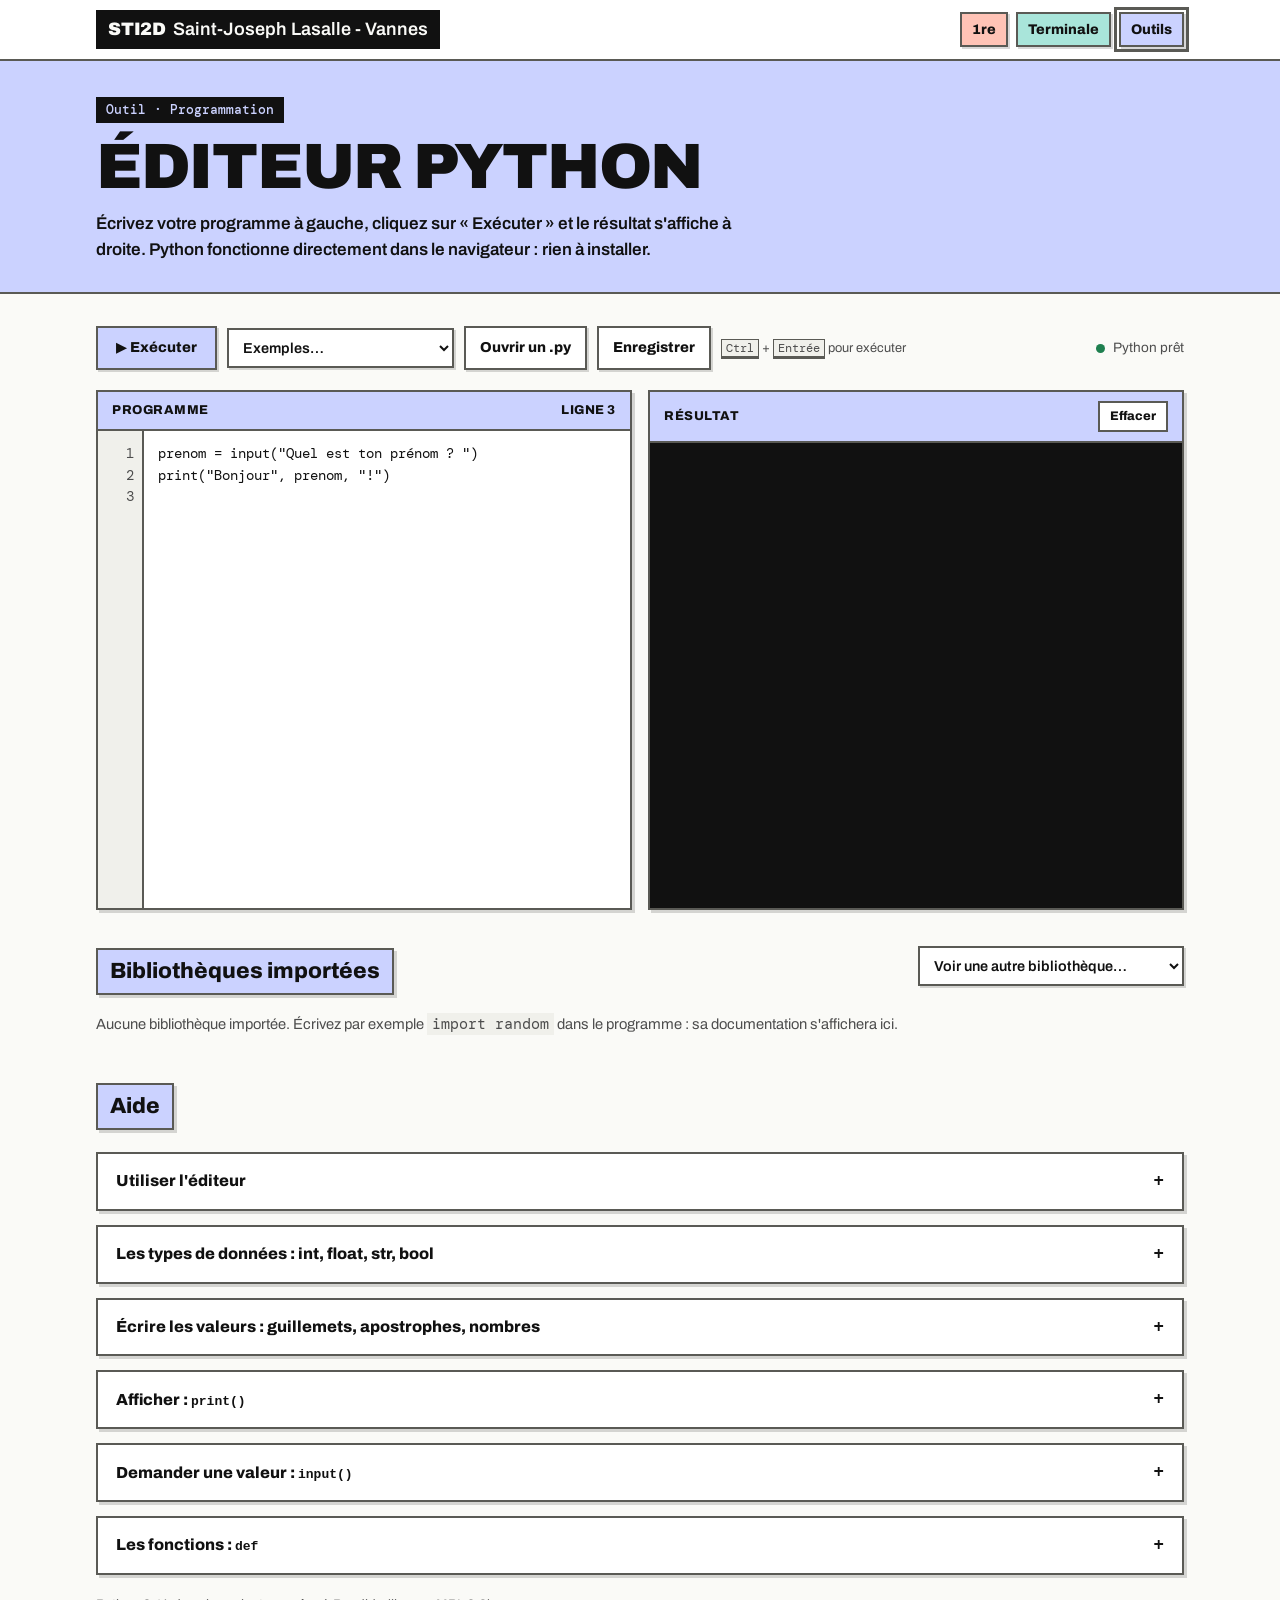
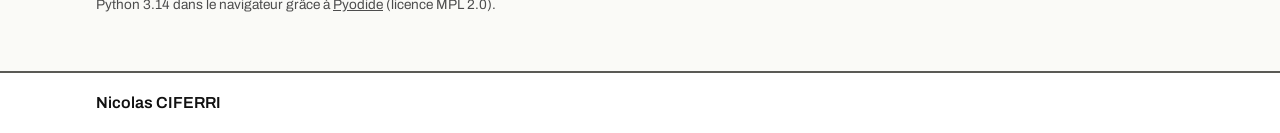
<file: pages/python.html>
<!doctype html>
<html lang="fr" class="cat-outils">
<head>
<meta charset="utf-8">
<meta name="viewport" content="width=device-width, initial-scale=1">
<title>Éditeur Python</title>
<link rel="stylesheet" href="../assets/theme.css?v=20261028">
<style>
  :root{
    --bg:var(--paper);
    --text:var(--ink);
    --text-muted:var(--muted);
    --border:var(--line);
    --accent:var(--ink);
    --accent-soft:var(--surface-2);
    --run:var(--ok);
    --run-hover:var(--ok);
    --code-bg:var(--surface);
    --gutter:var(--surface-2);
    --out-bg:#111111;
    --out-text:#EDEDE8;
    --out-muted:#9A9A94;
    --out-err:#FF8A78;
    --hint-bg:#FFF0B8;
    --hint-border:var(--line);
    --error-line:#FFD6CF;
    --shadow:var(--sh);
  }
  @media (prefers-color-scheme: dark){
    :root:not([data-theme="light"]){ --hint-bg:#3B3216; --error-line:#4A2420; --out-bg:#0A0A0A; }
  }
  :root[data-theme="dark"]{ --hint-bg:#3B3216; --error-line:#4A2420; --out-bg:#0A0A0A; }

  *{box-sizing:border-box;}
  body{
    margin:0;
    background:var(--bg);
    color:var(--text);
    font-family:var(--font);
    padding-inline:16px;
    padding-block:28px 48px;
  }
  .page-main{ max-width:1200px; margin:0 auto; display:flex; flex-direction:column; gap:20px; }
  .retour{ color:inherit; opacity:.75; text-decoration:none; font-size:14px; }
  .retour:hover{ text-decoration:underline; }

  header.page h1{
    font-size: clamp(1.5rem, 1.1rem + 1.6vw, 2.1rem);
    font-weight:700; margin:0 0 4px; letter-spacing:-0.01em;
  }
  header.page p{ margin:0; color:var(--text-muted); font-size:.98rem; max-width:75ch; }
  .eyebrow{
    font-family:var(--mono); font-size:.72rem; font-weight:600;
    letter-spacing:.09em; text-transform:uppercase; color:var(--accent);
    margin-bottom:6px; display:block;
  }

  /* --- Barre d'outils --- */
  .toolbar{ display:flex; gap:10px; flex-wrap:wrap; align-items:center; }
  .btn{
    appearance:none; border:1.5px solid var(--border); cursor:pointer; font:inherit; font-weight:600;
    font-size:.9rem; border-radius:0; padding:9px 14px; background:var(--surface); color:var(--text);
    transition: transform .08s ease, background .15s ease;
  }
  .btn:hover:not(:disabled){ background:var(--accent-soft); }
  .btn:active:not(:disabled){ transform:translateY(1px); }
  .btn:disabled{ opacity:.5; cursor:not-allowed; }
  .btn:focus-visible, select:focus-visible{ outline:2px solid var(--accent); outline-offset:2px; }
  .btn-run{ background:var(--run); border-color:var(--run); color:#fff; padding-inline:18px; }
  .btn-run:hover:not(:disabled){ background:var(--run-hover); }
  select{
    font:inherit; font-size:.9rem; padding:9px 10px; border-radius:0;
    border:1.5px solid var(--border); background:var(--surface); color:var(--text); cursor:pointer;
  }
  .spacer{ flex:1; }
  .status{ font-size:.85rem; color:var(--text-muted); display:flex; align-items:center; gap:8px; }
  .status .dot{ width:9px; height:9px; border-radius:50%; background:#C9A227; }
  .status.ready .dot{ background:var(--run); }
  .status.error .dot{ background:#B03A2E; }
  .kbd-hint{ font-size:.8rem; color:var(--text-muted); }
  kbd{ font-family:var(--mono); font-size:.78rem; border:1px solid var(--border); border-bottom-width:2px; border-radius:0; padding:0 4px; background:var(--surface-2); }

  /* --- Zone de travail --- */
  .workspace{ display:grid; grid-template-columns: 1fr 1fr; gap:16px; min-height:520px; }
  @media (max-width:860px){ .workspace{ grid-template-columns:1fr; } }

  .pane{
    background:var(--surface); border:1px solid var(--border); border-radius:0; box-shadow:var(--shadow);
    display:flex; flex-direction:column; overflow:hidden; min-height:320px;
  }
  .pane-head{
    display:flex; align-items:center; justify-content:space-between; gap:8px;
    padding:9px 14px; border-bottom:1px solid var(--border); background:var(--surface-2);
    font-size:.8rem; font-weight:600; color:var(--text-muted); text-transform:uppercase; letter-spacing:.06em;
  }

  .editor{ position:relative; flex:1; display:flex; background:var(--code-bg); min-height:420px; }
  .gutter{
    flex:none; width:46px; padding:12px 8px 12px 0; text-align:right; overflow:hidden;
    background:var(--gutter); color:var(--text-muted); border-right:1px solid var(--border);
    font-family:var(--mono); font-size:14px; line-height:1.55; user-select:none;
  }
  .gutter div{ height:calc(14px * 1.55); }
  .gutter div.err{ background:var(--error-line); color:#B03A2E; font-weight:700; }
  textarea#code{
    flex:1; border:none; outline:none; resize:none; margin:0;
    padding:12px 14px; background:transparent; color:var(--text);
    font-family:var(--mono); font-size:14px; line-height:1.55;
    tab-size:4; white-space:pre; overflow:auto;
  }

  .output{
    flex:1; background:var(--out-bg); color:var(--out-text); padding:12px 14px; overflow:auto;
    font-family:var(--mono); font-size:14px; line-height:1.5;
    white-space:pre-wrap; word-break:break-word; min-height:240px; max-height:640px;
  }
  .output .err{ color:var(--out-err); }
  .output .info{ color:var(--out-muted); font-style:italic; }
  .output .in{ color:#7FD3E3; }
  .output .ask{ display:inline; }
  .output .console-input{
    font:inherit; color:#7FD3E3; background:#2A2A2A; border:none; border-bottom:2px solid #7FD3E3;
    outline:none; padding:0 4px; width:min(260px, 60%);
  }
  .output .console-input::placeholder{ color:#6F7B80; font-style:italic; }
  .btn-stop:disabled{ display:none; }
  .output img{ display:block; max-width:100%; background:#fff; border-radius:0; margin:8px 0; }
  .output .hint{
    display:block; white-space:normal; margin:10px 0 4px; padding:10px 12px; border-radius:0;
    background:var(--hint-bg); border:1px solid var(--hint-border); color:var(--text);
    font-family:var(--font); font-size:.9rem;
  }

  .aide{ display:flex; flex-direction:column; gap:10px; }
  .aide h2{ font-size:1.15rem; margin:6px 0 2px; }
  details.aide-item{
    background:var(--surface); border:1px solid var(--border); border-radius:0; box-shadow:var(--shadow);
  }
  details.aide-item > summary{
    cursor:pointer; padding:13px 18px; font-weight:700; list-style:none;
    display:flex; align-items:center; justify-content:space-between; gap:10px;
  }
  details.aide-item > summary::-webkit-details-marker{ display:none; }
  details.aide-item > summary::after{ content:"+"; font-family:var(--mono); font-size:1.2rem; color:var(--text-muted); }
  details.aide-item[open] > summary::after{ content:"–"; }
  details.aide-item > summary code{ font-weight:600; }
  .aide-body{ padding:0 18px 16px; font-size:.93rem; line-height:1.55; }
  .aide-body p{ margin:.5em 0; }
  .aide-body li{ margin:4px 0; }
  .aide-body code{ font-family:var(--mono); font-size:.9em; background:var(--surface-2); border:1px solid var(--border); border-radius:0; padding:0 4px; }
  .aide-body table{ border-collapse:collapse; width:100%; margin:.6em 0; font-size:.9rem; }
  .aide-body th, .aide-body td{ border:1px solid var(--border); padding:6px 10px; text-align:left; vertical-align:top; }
  .aide-body th{ background:var(--surface-2); color:var(--text-muted); font-weight:600; }
  .aide-body td code{ white-space:nowrap; }
  .table-scroll{ overflow-x:auto; }
  .ex{ position:relative; margin:.7em 0; }
  .ex pre{
    margin:0; padding:10px 12px; padding-right:110px; border-radius:0; background:var(--code-bg);
    border:1px solid var(--border); font-family:var(--mono); font-size:13.5px; line-height:1.5;
    overflow-x:auto; white-space:pre;
  }
  .ex .try{ position:absolute; top:6px; right:6px; padding:4px 10px; font-size:.78rem; }
  .note{ border-left:3px solid var(--hint-border); background:var(--hint-bg); padding:8px 12px; border-radius:0; margin:.7em 0; }
  .good{ color:var(--run); font-weight:700; }
  .bad{ color:#B03A2E; font-weight:700; }
  /* --- Bibliothèques importées --- */
  .libs{ display:flex; flex-direction:column; gap:10px; }
  .libs-head{ display:flex; align-items:center; justify-content:space-between; gap:10px; flex-wrap:wrap; }
  .libs-head h2{ font-size:1.15rem; margin:6px 0 2px; }
  .libs-empty{ color:var(--text-muted); font-size:.92rem; margin:0; }
  .libs-empty code{ font-family:var(--mono); background:var(--surface); border:1px solid var(--border); border-radius:0; padding:0 4px; }
  .lib-tag{ font-family:var(--mono); font-size:.75rem; font-weight:600; color:var(--text-muted);
    border:1px solid var(--border); border-radius:0; padding:1px 8px; margin-left:8px; }
  .lib-close{ appearance:none; border:none; background:transparent; color:var(--text-muted); cursor:pointer;
    font-size:1.1rem; line-height:1; padding:2px 6px; border-radius:0; margin-left:auto; }
  .lib-close:hover{ background:var(--accent-soft); color:var(--text); }
  details.aide-item > summary .lib-title{ display:flex; align-items:center; gap:6px; flex:1; min-width:0; flex-wrap:wrap; }
  .fonctions td:first-child{ white-space:normal; }
  .fonctions td:first-child code{ white-space:normal; }
  details.tech{ border:1px solid var(--border); border-radius:0; margin-top:12px; background:var(--surface-2); }
  details.tech > summary{ cursor:pointer; padding:10px 14px; font-weight:600; font-size:.9rem; }
  .tech-body{ padding:0 14px 12px; }
  .tech-body input[type="search"]{
    width:100%; font:inherit; font-size:.9rem; padding:8px 10px; border-radius:0;
    border:1.5px solid var(--border); background:var(--surface); color:var(--text); margin:4px 0 10px;
  }
  .tech-info{ font-size:.85rem; color:var(--text-muted); margin:.3em 0 .6em; }
  .doc-item{ padding:8px 0; border-top:1px solid var(--border); }
  .doc-item:first-of-type{ border-top:none; }
  .doc-item .sig{ font-family:var(--mono); font-size:.88rem; font-weight:600; word-break:break-word; }
  .doc-item .kind{ font-size:.72rem; color:var(--text-muted); margin-left:8px; text-transform:uppercase; letter-spacing:.05em; }
  .doc-item p{ margin:.25em 0 0; font-size:.88rem; color:var(--text-muted); }
  .doc-item details summary{ cursor:pointer; font-size:.8rem; color:var(--accent); margin-top:2px; }
  .doc-item pre{ white-space:pre-wrap; font-family:var(--mono); font-size:.8rem; margin:.4em 0 0;
    padding:8px 10px; background:var(--surface); border:1px solid var(--border); border-radius:0; }

  .page-foot{ font-size:.8rem; color:var(--text-muted); }
  .page-foot a{ color:inherit; }

  /* ---------- Charte du site ---------- */
  body{ padding:0 0 0; background:var(--paper); }
  .page-main{ max-width:1120px; padding:32px 16px 0; }
  .aide-body code, .libs-empty code{ border:none; background:var(--surface-2); padding:1px 5px; }
  .btn{ border:2px solid var(--line); font-weight:800; background:var(--surface); color:var(--ink);
    box-shadow:var(--sh-sm); transition:transform .1s, box-shadow .1s; }
  .btn:hover:not(:disabled){ background:var(--surface); transform:translate(-2px,-2px); box-shadow:var(--sh-sm-hover); }
  .btn:active:not(:disabled){ transform:translate(2px,2px); box-shadow:1px 1px 0 var(--shadow-c); }
  .btn-run, .btn-run:hover:not(:disabled){ background:var(--cat); color:var(--on-cat); border-color:var(--line); }
  select{ border:2px solid var(--line); font-weight:600; box-shadow:var(--sh-sm); }
  kbd{ border:1.5px solid var(--line); border-bottom-width:3px; }
  .pane, details.aide-item{ border:var(--bw) solid var(--line); box-shadow:var(--sh); }
  .pane-head{ border-bottom:var(--bw) solid var(--line); background:var(--cat); color:var(--on-cat); font-weight:800; letter-spacing:.04em; }
  .pane-head .btn{ box-shadow:none; padding:3px 10px; }
  .gutter{ border-right:2px solid var(--line); }
  .aide h2, .libs-head h2{
    display:inline-block; align-self:flex-start; margin:18px 0 8px; padding:5px 12px; font-size:22px; font-weight:800;
    background:var(--cat); color:var(--on-cat); border:var(--bw) solid var(--line); box-shadow:3px 3px 0 var(--shadow-c);
  }
  .aide{ gap:14px; }
  details.aide-item > summary{ font-weight:800; }
  details.aide-item[open] > summary{ border-bottom:2px solid var(--line); margin-bottom:12px; }
  details.aide-item > summary::after{ color:var(--ink); font-weight:500; }
  .aide-body th, .aide-body td{ border:1.5px solid var(--line); }
  .aide-body th{ background:var(--surface-2); color:var(--ink); }
  .ex pre{ border:2px solid var(--line); }
  .ex .try{ box-shadow:var(--sh-sm); padding:3px 10px; font-size:.8rem; }
  .note{ border-left:5px solid var(--line); }
  .output .hint{ border:2px solid var(--line); }
  .lib-tag{ border:2px solid var(--line); background:var(--cat); color:var(--on-cat); font-family:var(--mono); }
  details.tech{ border:2px solid var(--line); }
  .tech-body input[type="search"]{ border:2px solid var(--line); }
  .doc-item{ border-top:1px solid var(--line); }
  .doc-item details summary{ color:var(--ink); text-decoration:underline; }
  .page-foot{ font-size:.85rem; color:var(--muted); }
</style>
</head>
<body>

<nav class="site-nav" aria-label="Navigation principale">
  <div class="wrap">
    <a class="logo" href="../index.html">STI2D <span>Saint-Joseph Lasalle - Vannes</span></a>
    <div class="links">
      <a class="l-1re" href="../index.html#premiere">1re</a>
      <a class="l-term" href="../index.html#terminale">Terminale</a>
      <a class="l-outils" href="../index.html#outils" aria-current="page">Outils</a>
    </div>
  </div>
</nav>
<header class="page-head">
  <div class="wrap">
    <span class="tag">Outil · Programmation</span>
    <h1>Éditeur Python</h1>
    <p>Écrivez votre programme à gauche, cliquez sur « Exécuter » et le résultat s'affiche à droite. Python fonctionne directement dans le navigateur : rien à installer.</p>
  </div>
</header>

<div class="page-main">

  <div class="toolbar">
    <button class="btn btn-run" id="btn-run" disabled>▶ Exécuter</button>
    <button class="btn btn-stop" id="btn-stop" disabled>■ Arrêter</button>
    <select id="examples" aria-label="Charger un exemple">
      <option value="">Exemples…</option>
    </select>
    <button class="btn" id="btn-open">Ouvrir un .py</button>
    <button class="btn" id="btn-save">Enregistrer</button>
    <input type="file" id="file-input" accept=".py,.txt,text/x-python,text/plain" hidden>
    <span class="kbd-hint"><kbd>Ctrl</kbd> + <kbd>Entrée</kbd> pour exécuter</span>
    <span class="spacer"></span>
    <span class="status" id="status"><span class="dot"></span><span id="status-text">Chargement de Python…</span></span>
  </div>

  <div class="workspace">
    <section class="pane">
      <div class="pane-head"><span>Programme</span><span id="pos">Ligne 1</span></div>
      <div class="editor">
        <div class="gutter" id="gutter" aria-hidden="true"></div>
        <textarea id="code" spellcheck="false" autocomplete="off" autocapitalize="off" aria-label="Code Python"></textarea>
      </div>
    </section>

    <section class="pane">
      <div class="pane-head"><span>Résultat</span><button class="btn" id="btn-clear" style="padding:4px 10px; font-size:.78rem;">Effacer</button></div>
      <div class="output" id="output" aria-live="polite"></div>
    </section>
  </div>

  <section class="libs" aria-live="polite">
    <div class="libs-head">
      <h2>Bibliothèques importées</h2>
      <select id="lib-other" aria-label="Voir la documentation d'une autre bibliothèque">
        <option value="">Voir une autre bibliothèque…</option>
      </select>
    </div>
    <p class="libs-empty" id="libs-empty">Aucune bibliothèque importée. Écrivez par exemple <code>import random</code> dans le programme : sa documentation s'affichera ici.</p>
    <div id="libs-list" class="aide"></div>
  </section>

  <section class="aide">
    <h2>Aide</h2>

    <details class="aide-item">
      <summary><span>Utiliser l'éditeur</span></summary>
      <div class="aide-body">
        <ul>
          <li><b>Exécuter</b> : bouton ▶ ou <kbd>Ctrl</kbd> + <kbd>Entrée</kbd>. Chaque exécution repart de zéro.</li>
          <li><kbd>Tab</kbd> indente, <kbd>Maj</kbd> + <kbd>Tab</kbd> désindente. Après une ligne qui finit par <code>:</code>, la touche Entrée indente automatiquement.</li>
          <li>En cas d'erreur, la ligne fautive passe en rouge et une explication s'affiche sous le message.</li>
          <li>Le programme est gardé dans ce navigateur. Pour le conserver ailleurs, utilisez « Enregistrer ».</li>
          <li>Les graphiques <code>matplotlib</code> s'affichent sous forme d'image (la première fois, quelques secondes de téléchargement).</li>
          <li>Quand le programme pose une question (<code>input</code>), <b>tapez la réponse dans la zone Résultat</b> puis appuyez sur Entrée. Le bouton « ■ Arrêter » interrompt le programme.</li>
          <li>Une boucle infinie (<code>while True</code> sans <code>break</code>) est arrêtée automatiquement, avec un message d'explication.</li>
        </ul>
        <p>Les boutons « Essayer » de cette aide copient l'exemple dans l'éditeur.</p>
      </div>
    </details>

    <details class="aide-item">
      <summary><span>Les types de données : int, float, str, bool</span></summary>
      <div class="aide-body">
        <p>Chaque valeur a un <b>type</b>. Le type décide de ce qu'on peut faire avec la valeur.</p>
        <div class="table-scroll"><table>
          <tr><th>Type</th><th>Ce que c'est</th><th>Exemples</th></tr>
          <tr><td><code>int</code></td><td>nombre entier (positif ou négatif)</td><td><code>12</code> <code>-3</code> <code>0</code></td></tr>
          <tr><td><code>float</code></td><td>nombre à virgule (on écrit un <b>point</b>, pas une virgule)</td><td><code>3.14</code> <code>-0.5</code> <code>2.0</code></td></tr>
          <tr><td><code>str</code></td><td>chaîne de caractères : du texte</td><td><code>"Bonjour"</code> <code>"STI2D"</code> <code>'A'</code></td></tr>
          <tr><td><code>bool</code></td><td>booléen : vrai ou faux</td><td><code>True</code> <code>False</code></td></tr>
          <tr><td><code>list</code></td><td>liste de valeurs</td><td><code>[12, 15, 9]</code></td></tr>
        </table></div>
        <p><code>type(valeur)</code> donne le type d'une valeur.</p>
        <div class="ex"><button class="btn try">Essayer</button><pre>print(type(12))        # &lt;class 'int'&gt;
print(type(3.14))      # &lt;class 'float'&gt;
print(type("Bonjour")) # &lt;class 'str'&gt;
print(type(True))      # &lt;class 'bool'&gt;
print(type(5 &gt; 3))     # une comparaison donne un bool</pre></div>
        <p><b>Convertir</b> d'un type à l'autre :</p>
        <div class="table-scroll"><table>
          <tr><th>Fonction</th><th>Exemple</th><th>Résultat</th></tr>
          <tr><td><code>int(...)</code></td><td><code>int("42")</code>, <code>int(3.9)</code></td><td><code>42</code>, <code>3</code> (coupe la partie décimale)</td></tr>
          <tr><td><code>float(...)</code></td><td><code>float("12.5")</code>, <code>float(7)</code></td><td><code>12.5</code>, <code>7.0</code></td></tr>
          <tr><td><code>str(...)</code></td><td><code>str(42)</code></td><td><code>"42"</code></td></tr>
          <tr><td><code>bool(...)</code></td><td><code>bool(0)</code>, <code>bool(5)</code></td><td><code>False</code>, <code>True</code></td></tr>
        </table></div>
      </div>
    </details>

    <details class="aide-item">
      <summary><span>Écrire les valeurs : guillemets, apostrophes, nombres</span></summary>
      <div class="aide-body">
        <ul>
          <li>Une <b>chaîne de caractères</b> (du texte) s'écrit <b>entre guillemets</b> : <code>"Bonjour"</code>, <code>"Serre n°1"</code>.</li>
          <li>Un <b>caractère seul</b> s'écrit <b>entre apostrophes</b> : <code>'A'</code>, <code>'7'</code>, <code>'?'</code>.</li>
          <li>Un <b>nombre</b> s'écrit <b>sans rien autour</b> : <code>42</code>, <code>3.14</code>.</li>
          <li><code>True</code> et <code>False</code> s'écrivent sans guillemets, avec une majuscule.</li>
        </ul>
        <div class="note">En Python, <code>'A'</code> et <code>"A"</code> sont en réalité identiques : ce sont deux chaînes de type <code>str</code>. On garde quand même l'habitude des apostrophes pour un caractère seul, car en C++ et sur Arduino elle est <b>obligatoire</b>.</div>
        <p><b>Piège</b> : <code>"42"</code> (entre guillemets) est du texte, pas un nombre.</p>
        <div class="ex"><button class="btn try">Essayer</button><pre>print(42 + 8)       # 50 : addition de deux nombres
print("42" + "8")   # 428 : collage de deux textes
print("42" * 3)     # 424242
print(int("42") + 8)  # 50 : on convertit d'abord le texte en nombre</pre></div>
        <p>Pour mettre une apostrophe dans un texte, utilisez des guillemets autour : <code>"l'entrée"</code>.</p>
      </div>
    </details>

    <details class="aide-item">
      <summary><span>Afficher : <code>print()</code></span></summary>
      <div class="aide-body">
        <p><code>print(...)</code> affiche des valeurs dans la zone Résultat, puis passe à la ligne.</p>
        <ul>
          <li>Le texte se met <b>entre guillemets</b>, les nombres et les variables <b>sans guillemets</b>.</li>
          <li>On sépare plusieurs valeurs par des <b>virgules</b> : Python ajoute un espace entre elles.</li>
        </ul>
        <div class="ex"><button class="btn try">Essayer</button><pre>temperature = 23.5
print("Bonjour")
print("Température :", temperature, "°C")
print("La lettre", 'A', "et le nombre", 7)
print(2 + 3)          # affiche 5
print("2 + 3")        # affiche le texte 2 + 3</pre></div>
        <p>Deux options utiles :</p>
        <ul>
          <li><code>sep="..."</code> change le séparateur entre les valeurs ;</li>
          <li><code>end="..."</code> change ce qui est écrit à la fin (par défaut, un retour à la ligne).</li>
        </ul>
        <div class="ex"><button class="btn try">Essayer</button><pre>print(12, 5, 2025, sep="/")    # 12/5/2025
for i in range(5):
    print(i, end=" ")           # 0 1 2 3 4 sur une seule ligne</pre></div>
        <p>Avec un <b>f</b> devant les guillemets, on peut placer des variables entre accolades <code>{ }</code> :</p>
        <div class="ex"><button class="btn try">Essayer</button><pre>nom = "Léa"
note = 15.5
print(f"{nom} a eu {note}/20")</pre></div>
      </div>
    </details>

    <details class="aide-item">
      <summary><span>Demander une valeur : <code>input()</code></span></summary>
      <div class="aide-body">
        <p><code>input("question")</code> affiche la question (<b>entre guillemets</b>) et attend la réponse de l'utilisateur, qui la tape dans la zone Résultat.</p>
        <div class="note"><code>input()</code> renvoie <b>toujours une chaîne de caractères</b> (<code>str</code>), même si on tape un nombre. Pour calculer, il faut convertir avec <code>int(...)</code> ou <code>float(...)</code>.</div>
        <div class="ex"><button class="btn try">Essayer</button><pre>prenom = input("Ton prénom ? ")            # texte : pas de conversion
age = int(input("Ton âge ? "))             # nombre entier
taille = float(input("Ta taille en m ? ")) # nombre à virgule (avec un point)

print("Bonjour", prenom)
print("Dans 10 ans, tu auras", age + 10, "ans")
print("Taille en cm :", taille * 100)</pre></div>
        <p><span class="bad">✗</span> Sans conversion, Python colle des textes ou refuse le calcul :</p>
        <div class="ex"><button class="btn try">Essayer</button><pre>age = input("Ton âge ? ")
print(age + 10)   # erreur : on ne peut pas ajouter un nombre à un texte</pre></div>
      </div>
    </details>

    <details class="aide-item">
      <summary><span>Les fonctions : <code>def</code></span></summary>
      <div class="aide-body">
        <p>Une fonction regroupe des instructions sous un nom, pour pouvoir les réutiliser. On la crée avec le mot-clé <b><code>def</code> devant son nom</b> :</p>
        <ul>
          <li><code>def</code>, puis le nom, puis les <b>paramètres</b> entre parenthèses, puis <b>deux-points</b> <code>:</code> ;</li>
          <li>les instructions de la fonction sont <b>indentées</b> (4 espaces) ;</li>
          <li><code>return</code> renvoie le résultat de la fonction ;</li>
          <li>la fonction doit être définie <b>avant</b> d'être appelée.</li>
        </ul>
        <div class="ex"><button class="btn try">Essayer</button><pre>def aire_rectangle(longueur, largeur):
    aire = longueur * largeur
    return aire

# appel de la fonction
resultat = aire_rectangle(4, 2.5)
print("Aire :", resultat, "m²")
print("Autre aire :", aire_rectangle(3, 3))</pre></div>
        <p>Une fonction peut aussi ne rien renvoyer et seulement afficher :</p>
        <div class="ex"><button class="btn try">Essayer</button><pre>def saluer(prenom):
    print("Bonjour", prenom, "!")

saluer("Léa")
saluer("Tom")</pre></div>
        <p><span class="bad">✗</span> Erreurs fréquentes : oublier les <code>:</code> après la parenthèse, oublier l'indentation, ou appeler la fonction sans parenthèses (<code>saluer</code> au lieu de <code>saluer("Léa")</code>).</p>
      </div>
    </details>
  </section>

  <footer class="page-foot">Python 3.14 dans le navigateur grâce à <a href="https://pyodide.org" target="_blank" rel="noopener">Pyodide</a> (licence MPL 2.0).</footer>
</div>

<footer class="site-foot"><div class="wrap">Nicolas CIFERRI</div></footer>

<script src="python-docs.js?v=20261028"></script>
<script src="pyodide/pyodide.js"></script>
<script src="py-runtime.js?v=20261028"></script>
<script>
(function(){
  "use strict";

  var PACKAGES_URL = "https://cdn.jsdelivr.net/pyodide/v314.0.7/full/";
  var STORAGE_KEY = "editeur-python-code";

  var EXAMPLES = [
    { name:"Bonjour", code:
'prenom = input("Quel est ton prénom ? ")\nprint("Bonjour", prenom, "!")\n' },
    { name:"Boucle for", code:
'# Table de multiplication\nn = 7\nfor i in range(1, 11):\n    print(n, "x", i, "=", n * i)\n' },
    { name:"Condition", code:
'temperature = float(input("Température de la serre (°C) ? "))\n\nif temperature > 30:\n    print("Trop chaud : ouverture des fenêtres")\nelif temperature < 15:\n    print("Trop froid : chauffage en marche")\nelse:\n    print("Température correcte")\n' },
    { name:"Fonction", code:
'def moyenne(notes):\n    return sum(notes) / len(notes)\n\nnotes = [12, 15.5, 9, 17]\nprint("Moyenne :", round(moyenne(notes), 2))\n' },
    { name:"Conversions (binaire, hexa)", code:
'n = 214\nprint("Décimal     :", n)\nprint("Binaire     :", bin(n))\nprint("Hexadécimal :", hex(n))\nprint("Sur 8 bits  :", format(n, "08b"))\n\n# Et dans l\'autre sens\nprint(int("11010110", 2), int("D6", 16))\n' },
    { name:"Graphique (matplotlib)", code:
'import matplotlib.pyplot as plt\n\n# Charge d\'un condensateur : u(t) = E(1 - e^(-t/RC))\nimport math\nE, RC = 5, 0.5\nt = [i * 0.05 for i in range(60)]\nu = [E * (1 - math.exp(-x / RC)) for x in t]\n\nplt.plot(t, u)\nplt.xlabel("t (s)")\nplt.ylabel("u (V)")\nplt.title("Charge d\'un condensateur")\nplt.grid(True)\nplt.show()\n' }
  ];

  var el = {
    run: document.getElementById("btn-run"),
    stop: document.getElementById("btn-stop"),
    examples: document.getElementById("examples"),
    open: document.getElementById("btn-open"),
    save: document.getElementById("btn-save"),
    file: document.getElementById("file-input"),
    clear: document.getElementById("btn-clear"),
    status: document.getElementById("status"),
    statusText: document.getElementById("status-text"),
    code: document.getElementById("code"),
    gutter: document.getElementById("gutter"),
    output: document.getElementById("output"),
    pos: document.getElementById("pos")
  };

  /* ---------- Éditeur ---------- */
  var errorLine = null;

  function updateGutter(){
    var n = el.code.value.split("\n").length;
    var html = "";
    for(var i=1; i<=n; i++) html += '<div' + (i === errorLine ? ' class="err"' : '') + '>' + i + '</div>';
    el.gutter.innerHTML = html;
    el.gutter.scrollTop = el.code.scrollTop;
  }
  function updatePos(){
    var before = el.code.value.slice(0, el.code.selectionStart);
    el.pos.textContent = "Ligne " + before.split("\n").length;
  }
  function saveLocal(){
    try{ localStorage.setItem(STORAGE_KEY, el.code.value); }catch(e){}
  }
  function setCode(text){
    el.code.value = text;
    errorLine = null;
    updateGutter(); updatePos(); saveLocal();
    refreshLibs();
  }

  el.code.addEventListener("input", function(){ errorLine = null; updateGutter(); updatePos(); saveLocal(); });
  el.code.addEventListener("scroll", function(){ el.gutter.scrollTop = el.code.scrollTop; });
  el.code.addEventListener("click", updatePos);
  el.code.addEventListener("keyup", updatePos);

  // Remplace la sélection en gardant l'historique d'annulation (Ctrl+Z) quand c'est possible
  function insertText(text){
    if(!document.execCommand || !document.execCommand("insertText", false, text)){
      var s = el.code.selectionStart, e = el.code.selectionEnd, v = el.code.value;
      el.code.value = v.slice(0, s) + text + v.slice(e);
      el.code.selectionStart = el.code.selectionEnd = s + text.length;
      el.code.dispatchEvent(new Event("input"));
    }
  }

  el.code.addEventListener("keydown", function(e){
    var v = el.code.value, s = el.code.selectionStart, end = el.code.selectionEnd;
    if((e.ctrlKey || e.metaKey) && e.key === "Enter"){ e.preventDefault(); run(); return; }

    if(e.key === "Tab"){
      e.preventDefault();
      var lineStart = v.lastIndexOf("\n", s - 1) + 1;
      if(!e.shiftKey && s === end){ insertText("    "); return; }
      // indentation / désindentation des lignes sélectionnées
      var block = v.slice(lineStart, end);
      var lines = block.split("\n");
      var changed = lines.map(function(l){
        if(e.shiftKey) return l.replace(/^ {1,4}|^\t/, "");
        return "    " + l;
      }).join("\n");
      el.code.selectionStart = lineStart; el.code.selectionEnd = end;
      insertText(changed);
      el.code.selectionStart = lineStart; el.code.selectionEnd = lineStart + changed.length;
      return;
    }

    if(e.key === "Enter" && !e.shiftKey && !e.ctrlKey && !e.metaKey && !e.altKey){
      e.preventDefault();
      var ls = v.lastIndexOf("\n", s - 1) + 1;
      var line = v.slice(ls, s);
      var indent = (line.match(/^[ \t]*/) || [""])[0];
      if(/:\s*(#.*)?$/.test(line)) indent += "    ";
      insertText("\n" + indent);
      return;
    }

    if(e.key === "Backspace" && s === end && s > 0){
      // efface 4 espaces d'indentation d'un coup
      var ls2 = v.lastIndexOf("\n", s - 1) + 1;
      var before = v.slice(ls2, s);
      if(before.length >= 4 && /^ +$/.test(before) && before.length % 4 === 0){
        e.preventDefault();
        el.code.selectionStart = s - 4;
        insertText("");
      }
    }
  });

  /* ---------- Sortie : gérée par le moteur commun (py-runtime.js) ---------- */
  el.clear.addEventListener("click", function(){ el.output.innerHTML = ""; });

  /* ---------- Python ---------- */
  var pyodide = null;

  function setStatus(text, cls){
    el.statusText.textContent = text;
    el.status.className = "status" + (cls ? " " + cls : "");
  }

  // les graphiques matplotlib sont gérés par le moteur commun

  /* ---------- Bibliothèques importées : documentation ---------- */
  // Lit la documentation intégrée à Python (docstrings) pour un module donné
  var DOC_HELPER = [
    "import importlib as _il, inspect as _ins, json as _json, sys as _sys",
    "def _site_doc(name):",
    "    try:",
    "        m = _il.import_module(name)",
    "    except Exception as e:",
    "        return _json.dumps({'error': type(e).__name__ + ': ' + str(e)})",
    "    names = getattr(m, '__all__', None) or [n for n in dir(m) if not n.startswith('_')]",
    "    items = []",
    "    for n in sorted(set(names), key=str.lower):",
    "        try:",
    "            o = getattr(m, n)",
    "        except Exception:",
    "            continue",
    "        if _ins.ismodule(o):",
    "            continue",
    "        if _ins.isclass(o):",
    "            kind = 'classe'",
    "        elif callable(o):",
    "            kind = 'fonction'",
    "        else:",
    "            kind = 'constante'",
    "        sig = ''",
    "        if kind != 'constante':",
    "            try:",
    "                sig = str(_ins.signature(o))",
    "            except Exception:",
    "                sig = '(...)'",
    "        doc = _ins.getdoc(o) or '' if kind != 'constante' else 'valeur : ' + repr(o)[:120]",
    "        items.append({'name': n, 'kind': kind, 'sig': sig, 'doc': doc[:3000]})",
    "    top = name.split('.')[0]",
    "    return _json.dumps({'doc': (_ins.getdoc(m) or '')[:1500], 'items': items,",
    "                        'stdlib': top in _sys.stdlib_module_names})"
  ].join("\n");

  var FICHES = window.FICHES_PYTHON || {};
  var ALIAS = window.FICHES_PYTHON_ALIAS || {};
  var libsList = document.getElementById("libs-list");
  var libsEmpty = document.getElementById("libs-empty");
  var libOther = document.getElementById("lib-other");
  var libCards = {};     // nom -> élément <details>
  var pinnedLibs = [];   // bibliothèques ouvertes à la main
  var pendingDocs = [];  // docs techniques demandées avant que Python soit prêt

  function ficheName(name){ return FICHES[name] ? name : (ALIAS[name] && FICHES[ALIAS[name]] ? ALIAS[name] : null); }

  function detectImports(code){
    var found = [];
    code.split("\n").forEach(function(line){
      var l = line.replace(/#.*/, ""), m;
      if((m = l.match(/^\s*import\s+(.+)$/))){
        m[1].split(",").forEach(function(part){
          var n = part.trim().split(/\s+as\s+/)[0].trim();
          if(/^[A-Za-z_][\w.]*$/.test(n)) found.push(n);
        });
      } else if((m = l.match(/^\s*from\s+([A-Za-z_][\w.]*)\s+import\b/))){
        found.push(m[1]);
      }
    });
    // une seule carte par bibliothèque (matplotlib et matplotlib.pyplot -> une fiche)
    var seen = {}, out = [];
    found.forEach(function(n){
      var key = ficheName(n) || n;
      if(!seen[key]){ seen[key] = true; out.push(key); }
    });
    return out;
  }

  function mk(tag, cls, text){
    var e = document.createElement(tag);
    if(cls) e.className = cls;
    if(text != null) e.textContent = text;
    return e;
  }

  function docLink(name, stdlib){
    var top = name.split(".")[0];
    if(top === "matplotlib") return "https://matplotlib.org/stable/api/pyplot_summary.html";
    if(top === "numpy") return "https://numpy.org/doc/stable/";
    if(stdlib) return "https://docs.python.org/fr/3/library/" + top + ".html";
    return null;
  }

  function buildCard(name, pinned){
    var fiche = FICHES[name];
    var d = mk("details", "aide-item");
    var sum = mk("summary");
    var title = mk("span", "lib-title");
    title.appendChild(mk("code", null, name));
    if(fiche) title.appendChild(mk("span", null, "— " + fiche.titre.replace(/^[^—]*—\s*/, "")));
    if(pinned){
      var close = mk("button", "lib-close", "×");
      close.type = "button"; close.title = "Fermer"; close.setAttribute("aria-label", "Fermer la documentation de " + name);
      close.addEventListener("click", function(e){
        e.preventDefault();
        pinnedLibs = pinnedLibs.filter(function(n){ return n !== name; });
        refreshLibs();
      });
      title.appendChild(close);
    } else {
      title.appendChild(mk("span", "lib-tag", "importée"));
    }
    sum.appendChild(title);
    d.appendChild(sum);

    var body = mk("div", "aide-body");
    if(fiche){
      body.appendChild(mk("p", null, fiche.intro));
      var wrap = mk("div", "table-scroll");
      var table = mk("table", "fonctions");
      var head = mk("tr"); head.appendChild(mk("th", null, "Syntaxe")); head.appendChild(mk("th", null, "Rôle"));
      table.appendChild(head);
      fiche.fonctions.forEach(function(f){
        var tr = mk("tr");
        var td1 = mk("td"); td1.appendChild(mk("code", null, f[0]));
        tr.appendChild(td1); tr.appendChild(mk("td", null, f[1]));
        table.appendChild(tr);
      });
      wrap.appendChild(table); body.appendChild(wrap);
      if(fiche.note) body.appendChild(mk("div", "note", fiche.note));
      if(fiche.exemple){
        var ex = mk("div", "ex");
        var btn = mk("button", "btn try", "Essayer"); btn.type = "button";
        ex.appendChild(btn); ex.appendChild(mk("pre", null, fiche.exemple.replace(/\n$/, "")));
        wireTry(btn);
        body.appendChild(ex);
      }
    } else {
      body.appendChild(mk("p", null, "Pas de fiche en français pour cette bibliothèque : voici la documentation technique fournie par Python."));
    }

    var tech = mk("details", "tech");
    tech.appendChild(mk("summary", null, "Documentation technique complète (en anglais)"));
    var techBody = mk("div", "tech-body");
    techBody.appendChild(mk("p", "tech-info", "Chargement…"));
    tech.appendChild(techBody);
    tech.addEventListener("toggle", function(){ if(tech.open && !tech.dataset.loaded) loadTechDoc(name, techBody, tech); });
    body.appendChild(tech);
    if(!fiche) tech.open = true;

    d.appendChild(body);
    return d;
  }

  async function loadTechDoc(name, box, tech){
    if(!pyodide){ pendingDocs.push(function(){ loadTechDoc(name, box, tech); }); return; }
    if(SitePython.isRunning()){ setTimeout(function(){ loadTechDoc(name, box, tech); }, 300); return; }
    tech.dataset.loaded = "1";
    box.innerHTML = "";
    var info = mk("p", "tech-info", "Chargement de la documentation…");
    box.appendChild(info);
    try{
      try{ await pyodide.loadPackagesFromImports("import " + name, { messageCallback: function(){}, errorCallback: function(){} }); }catch(_){}
      var res = JSON.parse(pyodide.globals.get("_site_doc")(name));
      box.innerHTML = "";
      if(res.error){
        var msg = /No module named/.test(res.error)
          ? "Bibliothèque introuvable : vérifiez son nom. Certaines bibliothèques ne sont pas disponibles dans le navigateur, ou doivent d'abord être téléchargées (connexion internet nécessaire)."
          : "Impossible de lire la documentation : " + res.error;
        box.appendChild(mk("p", "tech-info", msg));
        delete tech.dataset.loaded;
        return;
      }
      var link = docLink(name, res.stdlib);
      var p = mk("p", "tech-info", res.items.length + " éléments, tirés de la documentation intégrée à Python. ");
      if(link){
        var a = mk("a", null, res.stdlib ? "Documentation officielle en français ↗" : "Documentation officielle ↗");
        a.href = link; a.target = "_blank"; a.rel = "noopener";
        p.appendChild(a);
      }
      box.appendChild(p);
      if(res.doc) box.appendChild(mk("pre", null, res.doc));
      var search = mk("input"); search.type = "search"; search.placeholder = "Rechercher une fonction…";
      box.appendChild(search);
      var list = mk("div");
      res.items.forEach(function(it){
        var row = mk("div", "doc-item");
        row.dataset.name = it.name.toLowerCase();
        var line = mk("div");
        line.appendChild(mk("span", "sig", (name.split(".").pop() === "pyplot" ? "plt" : name) + "." + it.name + (it.sig || "")));
        line.appendChild(mk("span", "kind", it.kind));
        row.appendChild(line);
        if(it.doc){
          var paras = it.doc.split(/\n\s*\n/);
          row.appendChild(mk("p", null, paras[0].replace(/\s+/g, " ")));
          if(paras.length > 1){
            var more = mk("details");
            more.appendChild(mk("summary", null, "suite"));
            more.appendChild(mk("pre", null, paras.slice(1).join("\n\n")));
            row.appendChild(more);
          }
        }
        list.appendChild(row);
      });
      box.appendChild(list);
      search.addEventListener("input", function(){
        var q = search.value.trim().toLowerCase();
        Array.prototype.forEach.call(list.children, function(r){ r.hidden = q && r.dataset.name.indexOf(q) < 0; });
      });
    }catch(e){
      box.innerHTML = "";
      box.appendChild(mk("p", "tech-info", "Impossible de lire la documentation : " + e));
      delete tech.dataset.loaded;
    }
  }

  function refreshLibs(){
    var imported = detectImports(el.code.value);
    var wanted = imported.map(function(n){ return { name:n, pinned:false }; });
    pinnedLibs.forEach(function(n){ if(imported.indexOf(n) < 0) wanted.push({ name:n, pinned:true }); });
    var keys = wanted.map(function(w){ return w.name + (w.pinned ? "#p" : ""); });

    Object.keys(libCards).forEach(function(k){
      if(keys.indexOf(k) < 0){ libCards[k].remove(); delete libCards[k]; }
    });
    wanted.forEach(function(w, i){
      var k = keys[i];
      if(!libCards[k]){
        libCards[k] = buildCard(w.name, w.pinned);
        if(w.pinned) libCards[k].open = true;
      }
      libsList.appendChild(libCards[k]); // garde l'ordre du programme
    });
    libsEmpty.hidden = wanted.length > 0;
  }

  Object.keys(FICHES).forEach(function(n){
    var o = document.createElement("option");
    o.value = n; o.textContent = FICHES[n].titre;
    libOther.appendChild(o);
  });
  var optOther = document.createElement("option");
  optOther.value = "?"; optOther.textContent = "Autre (taper son nom)…";
  libOther.appendChild(optOther);
  libOther.addEventListener("change", function(){
    var n = libOther.value;
    libOther.value = "";
    if(n === "?"){
      n = (prompt("Nom de la bibliothèque (par exemple : string, os, json) :") || "").trim();
      if(!/^[A-Za-z_][\w.]*$/.test(n)) return;
    }
    if(!n) return;
    n = ficheName(n) || n;
    var existing = libCards[n] || libCards[n + "#p"];
    if(!existing){ pinnedLibs.push(n); refreshLibs(); existing = libCards[n + "#p"]; }
    existing.open = true;
    existing.scrollIntoView({ behavior:"smooth", block:"start" });
  });

  var libsTimer = null;
  el.code.addEventListener("input", function(){
    clearTimeout(libsTimer);
    libsTimer = setTimeout(refreshLibs, 400);
  });

  function pythonReady(){
    setStatus("Python prêt", "ready");
    el.run.disabled = false;
    pendingDocs.splice(0).forEach(function(f){ f(); });
  }

  async function init(){
    try{
      pyodide = await SitePython.load();
      pyodide.runPython(DOC_HELPER);
      pythonReady();
    }catch(e){
      setStatus("Python n'a pas pu se charger", "error");
      el.output.textContent = "Impossible de charger Python : " + e + "\nEssayez de recharger la page.\n";
    }
  }

  async function run(){
    if(!pyodide || SitePython.isRunning()) return;
    el.run.disabled = true;
    el.stop.disabled = false;
    errorLine = null; updateGutter();
    var r = await SitePython.run(el.code.value, { output:el.output, filename:"<exec>", onStatus:function(t){ setStatus(t); } });
    if(r.errorLine){ errorLine = r.errorLine; updateGutter(); }
    if(r.ok) setStatus("Python prêt", "ready"); else setStatus("Erreur dans le programme", "error");
    el.run.disabled = false;
    el.stop.disabled = true;
  }

  /* ---------- Boutons ---------- */
  el.run.addEventListener("click", run);
  el.stop.addEventListener("click", function(){ SitePython.stop(); });

  EXAMPLES.forEach(function(ex, i){
    var o = document.createElement("option");
    o.value = String(i); o.textContent = ex.name;
    el.examples.appendChild(o);
  });
  el.examples.addEventListener("change", function(){
    var ex = EXAMPLES[+el.examples.value];
    el.examples.value = "";
    if(!ex) return;
    if(el.code.value.trim() && !confirm("Remplacer le programme actuel par l'exemple « " + ex.name + " » ?")) return;
    setCode(ex.code);
    el.code.focus();
  });

  el.open.addEventListener("click", function(){ el.file.click(); });
  el.file.addEventListener("change", function(){
    var f = el.file.files[0];
    if(!f) return;
    f.text().then(function(t){ setCode(t.replace(/\r\n/g, "\n")); });
    el.file.value = "";
  });

  el.save.addEventListener("click", function(){
    var name = prompt("Nom du fichier :", "programme.py");
    if(!name) return;
    if(!/\.py$/i.test(name)) name += ".py";
    var blob = new Blob([el.code.value], { type:"text/x-python" });
    var a = document.createElement("a");
    a.href = URL.createObjectURL(blob);
    a.download = name;
    document.body.appendChild(a); a.click(); a.remove();
    setTimeout(function(){ URL.revokeObjectURL(a.href); }, 1000);
  });

  /* ---------- Exemples de l'aide ---------- */
  function wireTry(b){
    b.addEventListener("click", function(){
      var code = b.parentNode.querySelector("pre").textContent + "\n";
      if(el.code.value.trim() && el.code.value !== code && !confirm("Remplacer le programme actuel par cet exemple ?")) return;
      setCode(code);
      window.scrollTo({ top: 0, behavior: "smooth" });
      el.code.focus();
    });
  }
  document.querySelectorAll(".aide-item .ex .try").forEach(wireTry);

  /* ---------- Démarrage ---------- */
  var saved = null;
  try{ saved = localStorage.getItem(STORAGE_KEY); }catch(e){}
  setCode(saved !== null && saved !== "" ? saved : EXAMPLES[0].code);
  init();
})();
</script>

</body>
</html>
</file>
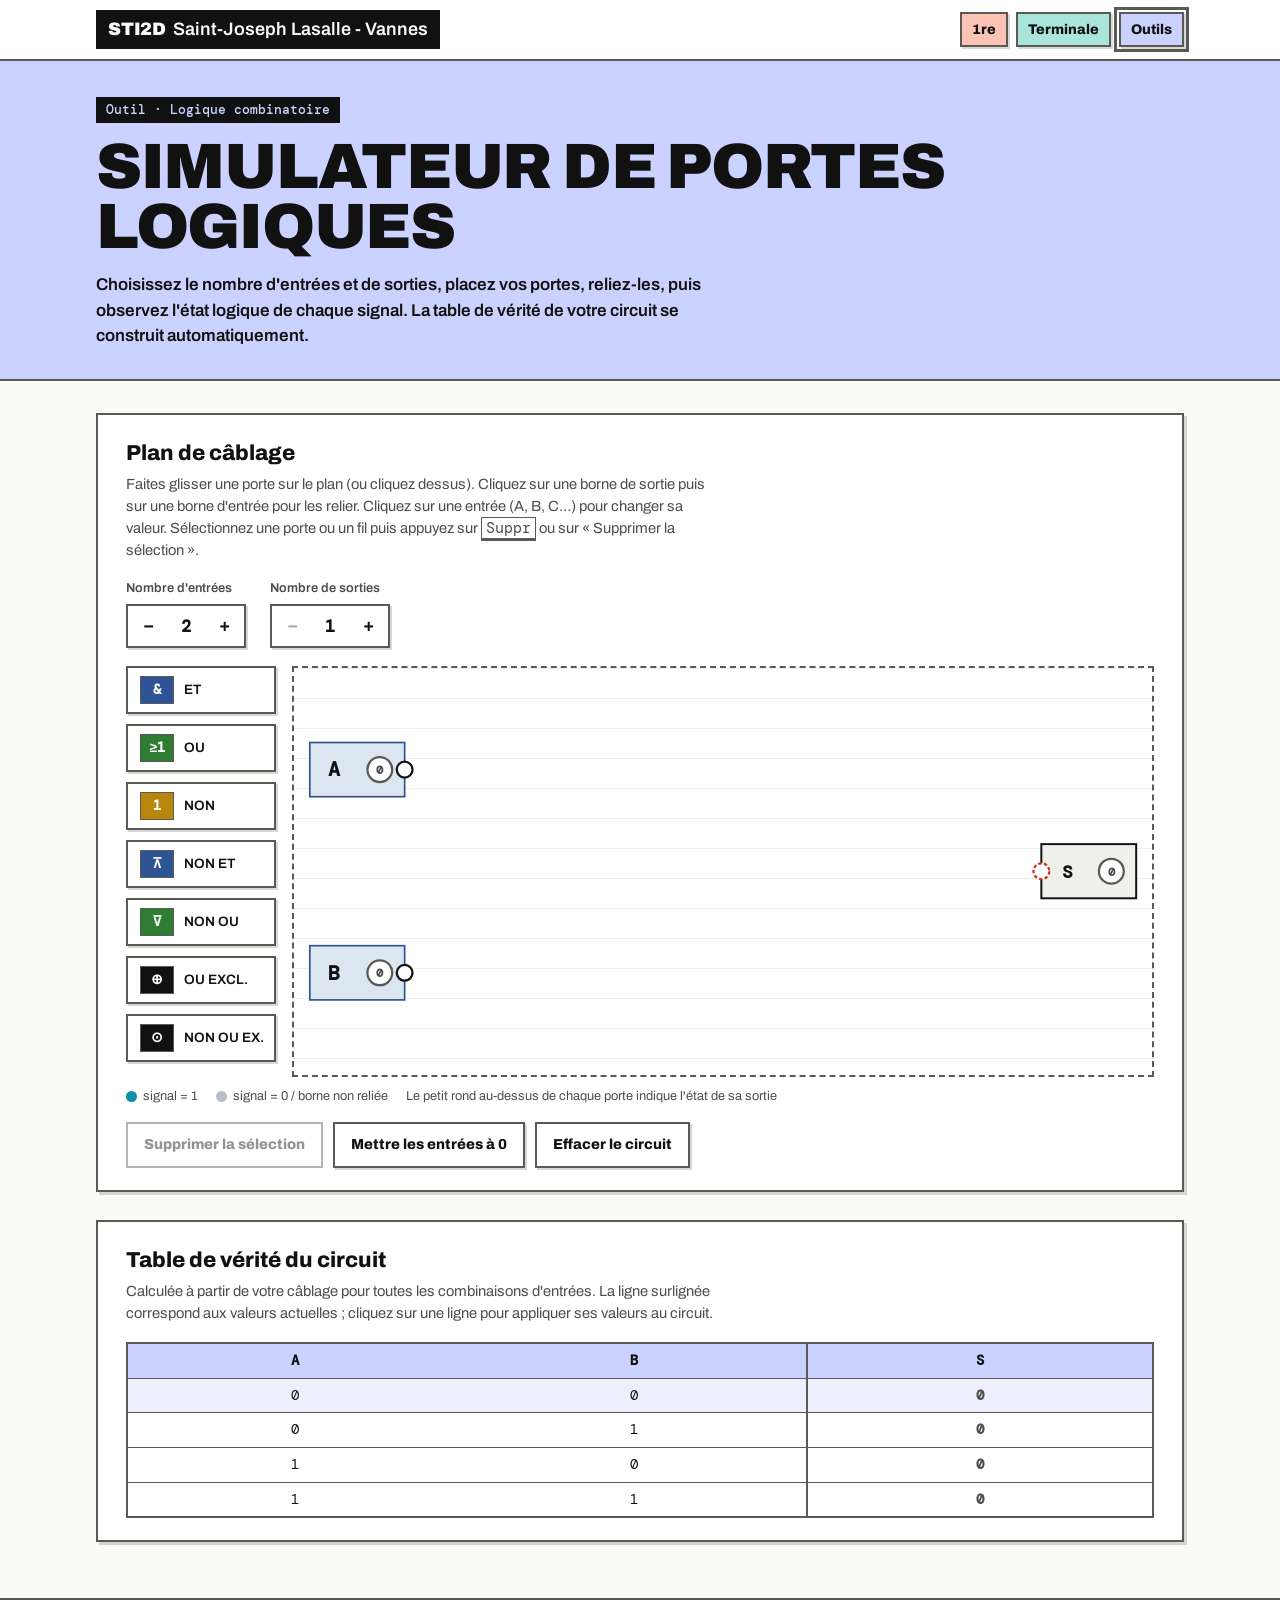
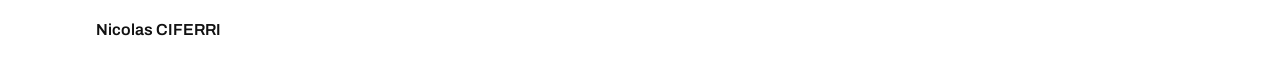
<file: pages/simulateur-logique.html>
<!doctype html>
<html lang="fr" class="cat-outils">
<head>
<meta charset="utf-8">
<meta name="viewport" content="width=device-width, initial-scale=1">
<title>Simulateur de portes logiques</title>
<link rel="stylesheet" href="../assets/theme.css?v=20261028">
<style>
  :root{
    --bg:var(--paper);
    --text:var(--ink);
    --text-muted:var(--muted);
    --border:var(--line);
    --accent:var(--ink);
    --accent-soft:var(--surface-2);
    --gate-and:#2F5496;
    --gate-and-soft:#DCE6F0;
    --gate-or:#2E7D32;
    --gate-or-soft:#E4F1E6;
    --gate-not:#B8860B;
    --gate-not-soft:#FBF1D9;
    --signal-on:#0891A8;
    --signal-off:#B7BFC9;
    --good:var(--ok);
    --bad:var(--danger);
    --shadow:var(--sh);
  }
  @media (prefers-color-scheme: dark){
    :root:not([data-theme="light"]){
      --gate-and:#7FA3D9; --gate-and-soft:#22314A; --gate-or:#79C68A; --gate-or-soft:#1E3324;
      --gate-not:#E5BB5C; --gate-not-soft:#3A2F13; --signal-on:#3FD3E8; --signal-off:#555B63;
    }
  }
  :root[data-theme="dark"]{
    --gate-and:#7FA3D9; --gate-and-soft:#22314A; --gate-or:#79C68A; --gate-or-soft:#1E3324;
    --gate-not:#E5BB5C; --gate-not-soft:#3A2F13; --signal-on:#3FD3E8; --signal-off:#555B63;
  }

  *{box-sizing:border-box;}
  body{
    margin:0;
    background:var(--bg);
    color:var(--text);
    font-family:var(--font);
    padding-inline:16px;
    padding-block:28px 48px;
  }
  .page-main{ max-width:1040px; margin:0 auto; display:flex; flex-direction:column; gap:22px; }
  .retour{ color:inherit; opacity:.75; text-decoration:none; font-size:14px; }
  .retour:hover{ text-decoration:underline; }

  header.page h1{
    font-size: clamp(1.5rem, 1.1rem + 1.6vw, 2.1rem);
    font-weight:700; margin:0 0 4px; letter-spacing:-0.01em; text-wrap:balance;
  }
  header.page p{ margin:0; color:var(--text-muted); font-size:.98rem; max-width:70ch; }
  .eyebrow{
    font-family:var(--mono); font-size:.72rem; font-weight:600;
    letter-spacing:.09em; text-transform:uppercase; color:var(--accent);
    margin-bottom:6px; display:block;
  }

  .panel{
    background:var(--surface); border:1px solid var(--border); border-radius:0;
    padding: 22px clamp(14px,3vw,28px); box-shadow:var(--shadow);
  }
  .panel h2{ font-size:1.15rem; margin:0 0 4px; font-weight:700; }
  .panel > .sub{ color:var(--text-muted); font-size:.92rem; margin:0 0 18px; max-width:75ch; }

  /* --- Réglages --- */
  .settings{ display:flex; gap:24px; flex-wrap:wrap; margin-bottom:18px; }
  .stepper{ display:flex; flex-direction:column; gap:6px; }
  .stepper > span{ font-size:.8rem; font-weight:600; color:var(--text-muted); }
  .stepper-ctrl{
    display:flex; align-items:center; border:1.5px solid var(--border); border-radius:0;
    background:var(--surface-2); width:fit-content; overflow:hidden;
  }
  .stepper-ctrl button{
    appearance:none; border:none; background:transparent; color:var(--text);
    font:inherit; font-weight:700; font-size:1.1rem; width:40px; height:40px; cursor:pointer;
  }
  .stepper-ctrl button:hover{ background:var(--accent-soft); }
  .stepper-ctrl button:disabled{ opacity:.35; cursor:not-allowed; background:transparent; }
  .stepper-ctrl output{
    min-width:36px; text-align:center; font-family:var(--mono);
    font-weight:600; font-size:1.05rem; color:var(--accent);
  }

  .btn{
    appearance:none; border:none; cursor:pointer; font:inherit; font-weight:600; font-size:.9rem;
    border-radius:0; padding:10px 16px; transition: transform .08s ease, filter .15s ease;
  }
  .btn:active{ transform: translateY(1px); }
  .btn:disabled{ opacity:.45; cursor:not-allowed; }
  .btn-ghost{ background:var(--surface-2); color:var(--text); border:1.5px solid var(--border); }
  .btn-ghost:hover:not(:disabled){ background:var(--accent-soft); }
  .btn-row{ display:flex; gap:10px; flex-wrap:wrap; margin-top:16px; }
  .btn:focus-visible, .stepper-ctrl button:focus-visible{ outline:2px solid var(--accent); outline-offset:2px; }

  /* --- Plan de câblage --- */
  .builder-layout{ display:flex; gap:16px; flex-wrap:wrap; }
  .palette{
    display:flex; flex-direction:column; align-self:flex-start; gap:10px; width:150px; flex-shrink:0;
  }
  .palette-item{
    display:flex; align-items:center; gap:10px; background:var(--surface-2);
    border:1.5px solid var(--border); border-radius:0; padding:8px 12px;
    cursor:grab; user-select:none; font-size:.85rem; font-weight:600; white-space:nowrap;
  }
  .palette-item:active{ cursor:grabbing; }
  .palette-swatch{
    width:34px; height:28px; border-radius:0; display:flex; align-items:center; justify-content:center;
    font-family:var(--mono); font-weight:700; font-size:.85rem; color:#fff; flex-shrink:0;
  }
  .palette-item[data-type="AND"] .palette-swatch,
  .palette-item[data-type="NAND"] .palette-swatch{ background:var(--gate-and); }
  .palette-item[data-type="OR"] .palette-swatch,
  .palette-item[data-type="NOR"] .palette-swatch{ background:var(--gate-or); }
  .palette-item[data-type="NOT"] .palette-swatch{ background:var(--gate-not); }
  .palette-item[data-type="XOR"] .palette-swatch,
  .palette-item[data-type="XNOR"] .palette-swatch{ background:var(--accent); }

  .canvas-wrap{
    flex:1; min-width:280px; border:1.5px dashed var(--border); border-radius:0;
    background: linear-gradient(var(--surface-2) 1px, transparent 1px) 0 0/100% 30px, var(--surface);
    overflow:hidden; touch-action:none;
  }
  .canvas-wrap svg{ display:block; width:100%; height:auto; }

  .legend{ display:flex; gap:18px; flex-wrap:wrap; margin-top:10px; font-size:.8rem; color:var(--text-muted); }
  .legend span{ display:inline-flex; align-items:center; gap:6px; }
  .legend i{ width:11px; height:11px; border-radius:50%; display:inline-block; }

  /* --- Table de vérité --- */
  .table-scroll{ overflow-x:auto; max-height:520px; overflow-y:auto; border:1px solid var(--border); border-radius:0; }
  table.tv{ border-collapse:collapse; font-family:var(--mono); font-size:.9rem; width:100%; }
  table.tv th, table.tv td{
    padding:6px 12px; text-align:center; border-bottom:1px solid var(--border);
    font-variant-numeric:tabular-nums;
  }
  table.tv thead th{
    position:sticky; top:0; background:var(--surface-2); color:var(--text-muted); font-weight:600; z-index:1;
  }
  table.tv th.sep, table.tv td.sep{ border-left:2px solid var(--border); }
  table.tv td.out{ font-weight:700; }
  table.tv td.one{ color:var(--signal-on); }
  table.tv td.zero{ color:var(--text-muted); }
  table.tv tbody tr{ cursor:pointer; }
  table.tv tbody tr:hover{ background:var(--surface-2); }
  table.tv tbody tr.current{ background:var(--accent-soft); }
  table.tv tbody tr:last-child td{ border-bottom:none; }

  [hidden]{ display:none !important; }

  @media (max-width:640px){
    .builder-layout{ flex-direction:column; }
    .palette{ flex-direction:row; flex-wrap:wrap; width:100%; }
    .palette-item{ flex:1 1 calc(33% - 10px); justify-content:center; padding:8px 6px; gap:6px; font-size:.78rem; }
    .canvas-wrap{ min-width:0; }
  }

  /* ---------- Charte du site ---------- */
  body{ padding:0; background:var(--paper); }
  .page-main{ max-width:1120px; margin:0 auto; padding:32px 16px 0; display:flex; flex-direction:column; gap:28px; }
  .panel{ border:var(--bw) solid var(--line); box-shadow:var(--sh); }
  .panel h2{ font-size:1.35rem; font-weight:800; }
  .btn{ border:2px solid var(--line); font-weight:800; box-shadow:var(--sh-sm); transition:transform .1s, box-shadow .1s; }
  .btn:hover:not(:disabled){ transform:translate(-2px,-2px); box-shadow:var(--sh-sm-hover); filter:none; }
  .btn:active:not(:disabled){ transform:translate(2px,2px); box-shadow:1px 1px 0 var(--shadow-c); }
  .btn-ghost, .btn-ghost:hover:not(:disabled){ background:var(--surface); color:var(--ink); border-color:var(--line); }
  .btn-primary, .btn-primary:hover:not(:disabled){ background:var(--cat); color:var(--on-cat); }
  .stepper-ctrl{ border:2px solid var(--line); background:var(--surface); box-shadow:var(--sh-sm); }
  .stepper-ctrl output{ color:var(--ink); }
  .palette-item{ border:2px solid var(--line); background:var(--surface); box-shadow:var(--sh-sm); transition:transform .1s, box-shadow .1s; }
  .palette-item:hover{ transform:translate(-2px,-2px); box-shadow:var(--sh-sm-hover); }
  .palette-swatch{ border:1.5px solid var(--line); }
  .canvas-wrap{ border:2px dashed var(--line); }
  .tabs{ border:2px solid var(--line); background:var(--surface); box-shadow:var(--sh-sm); padding:4px; gap:4px; }
  .tab-btn{ color:var(--ink); font-weight:800; border:2px solid transparent; }
  .tab-btn[aria-selected="true"]{ background:var(--cat); color:var(--on-cat); border-color:var(--line); box-shadow:none; }
  .field input{ border:2px solid var(--line); background:var(--surface); }
  .field.decimal input{ color:var(--ink); }
  .result-row, .verify-box{ border-width:2px; }
  .rule-box{ border:2px solid var(--line); background:var(--surface-2); }
  .rule-box b{ color:var(--ink); }
  .table-scroll{ border:2px solid var(--line); }
  table.tv thead th{ background:var(--cat); color:var(--on-cat); }
  table.tv th, table.tv td{ border-bottom-color:var(--line); }
  table.tv th.sep, table.tv td.sep{ border-left-color:var(--line); }
  table.tv tbody tr.current{ background:color-mix(in srgb, var(--cat) 35%, transparent); }
  kbd{ font-family:var(--mono); border:1.5px solid var(--line); border-bottom-width:3px; padding:0 4px; }
</style>
</head>
<body>

<nav class="site-nav" aria-label="Navigation principale">
  <div class="wrap">
    <a class="logo" href="../index.html">STI2D <span>Saint-Joseph Lasalle - Vannes</span></a>
    <div class="links">
      <a class="l-1re" href="../index.html#premiere">1re</a>
      <a class="l-term" href="../index.html#terminale">Terminale</a>
      <a class="l-outils" href="../index.html#outils" aria-current="page">Outils</a>
    </div>
  </div>
</nav>
<header class="page-head">
  <div class="wrap">
    <span class="tag">Outil · Logique combinatoire</span>
    <h1>Simulateur de portes logiques</h1>
    <p>Choisissez le nombre d'entrées et de sorties, placez vos portes, reliez-les, puis observez l'état logique de chaque signal. La table de vérité de votre circuit se construit automatiquement.</p>
  </div>
</header>

<div class="page-main">

  <section class="panel">
    <h2>Plan de câblage</h2>
    <p class="sub">Faites glisser une porte sur le plan (ou cliquez dessus). Cliquez sur une borne de sortie puis sur une borne d'entrée pour les relier. Cliquez sur une entrée (A, B, C…) pour changer sa valeur. Sélectionnez une porte ou un fil puis appuyez sur <kbd>Suppr</kbd> ou sur « Supprimer la sélection ».</p>

    <div class="settings">
      <div class="stepper">
        <span id="lbl-in">Nombre d'entrées</span>
        <div class="stepper-ctrl" role="group" aria-labelledby="lbl-in">
          <button type="button" id="in-minus" aria-label="Retirer une entrée">−</button>
          <output id="in-count">2</output>
          <button type="button" id="in-plus" aria-label="Ajouter une entrée">+</button>
        </div>
      </div>
      <div class="stepper">
        <span id="lbl-out">Nombre de sorties</span>
        <div class="stepper-ctrl" role="group" aria-labelledby="lbl-out">
          <button type="button" id="out-minus" aria-label="Retirer une sortie">−</button>
          <output id="out-count">1</output>
          <button type="button" id="out-plus" aria-label="Ajouter une sortie">+</button>
        </div>
      </div>
    </div>

    <div class="builder-layout">
      <div class="palette">
        <div class="palette-item" data-type="AND" draggable="true"><span class="palette-swatch">&amp;</span> ET</div>
        <div class="palette-item" data-type="OR" draggable="true"><span class="palette-swatch">≥1</span> OU</div>
        <div class="palette-item" data-type="NOT" draggable="true"><span class="palette-swatch">1</span> NON</div>
        <div class="palette-item" data-type="NAND" draggable="true"><span class="palette-swatch">⊼</span> NON ET</div>
        <div class="palette-item" data-type="NOR" draggable="true"><span class="palette-swatch">⊽</span> NON OU</div>
        <div class="palette-item" data-type="XOR" draggable="true"><span class="palette-swatch">⊕</span> OU EXCL.</div>
        <div class="palette-item" data-type="XNOR" draggable="true"><span class="palette-swatch">⊙</span> NON OU EX.</div>
      </div>

      <div class="canvas-wrap" id="canvas-wrap">
        <svg id="canvas-svg" viewBox="0 0 760 360" preserveAspectRatio="xMidYMid meet"></svg>
      </div>
    </div>

    <div class="legend">
      <span><i style="background:var(--signal-on)"></i> signal = 1</span>
      <span><i style="background:var(--signal-off)"></i> signal = 0 / borne non reliée</span>
      <span>Le petit rond au-dessus de chaque porte indique l'état de sa sortie</span>
    </div>

    <div class="btn-row">
      <button class="btn btn-ghost" id="btn-delete" disabled>Supprimer la sélection</button>
      <button class="btn btn-ghost" id="btn-reset-inputs">Mettre les entrées à 0</button>
      <button class="btn btn-ghost" id="btn-clear">Effacer le circuit</button>
    </div>
  </section>

  <section class="panel">
    <h2>Table de vérité du circuit</h2>
    <p class="sub">Calculée à partir de votre câblage pour toutes les combinaisons d'entrées. La ligne surlignée correspond aux valeurs actuelles ; cliquez sur une ligne pour appliquer ses valeurs au circuit.</p>
    <div class="table-scroll">
      <table class="tv" id="truth-table"></table>
    </div>
  </section>
</div>

<footer class="site-foot"><div class="wrap">Nicolas CIFERRI</div></footer>

<script>
(function(){
  "use strict";

  var SVGNS = "http://www.w3.org/2000/svg";
  var svg = document.getElementById('canvas-svg');
  var canvasWrap = document.getElementById('canvas-wrap');

  var MIN_IN = 1, MAX_IN = 6, MIN_OUT = 1, MAX_OUT = 4;
  var W = 760, H = 360;
  var TERM_W = 84, TERM_H = 48;
  var IN_LETTERS = 'ABCDEF';

  var state = {
    nIn: 2,
    nOut: 1,
    values: [0,0,0,0,0,0],
    gates: [],      // {id, type, x, y}
    wires: [],      // {id, from:{node}, to:{node, pin}}
    nextId: 1,
    pending: null,  // {node, pin, kind:'in'|'out'}
    selected: null  // {kind:'gate'|'wire', id}
  };

  /* Symboles norme IEC : blocs carrés, bulle de négation pour les portes inversées */
  var GATE_INFO = {
    AND:  { symbol:'&',  bubble:false, pins:2 },
    OR:   { symbol:'≥1', bubble:false, pins:2 },
    NOT:  { symbol:'1',  bubble:true,  pins:1 },
    NAND: { symbol:'&',  bubble:true,  pins:2 },
    NOR:  { symbol:'≥1', bubble:true,  pins:2 },
    XOR:  { symbol:'=1', bubble:false, pins:2 },
    XNOR: { symbol:'=1', bubble:true,  pins:2 }
  };
  var GATE_W = 64, GATE_H = 64, BUBBLE_R = 5;
  // petit fil qui dépasse de la porte : la borne de connexion est au bout,
  // pour ne pas la confondre avec le rond de négation
  var STUB = 18;

  /* ---------- Identifiants des bornes ---------- */
  function inId(i){ return 'IN' + i; }
  function outId(i){ return 'OUT' + i; }
  function isIn(id){ return /^IN\d$/.test(id); }
  function isOut(id){ return /^OUT\d$/.test(id); }
  function inLabel(i){ return IN_LETTERS[i]; }
  function outLabel(i){ return state.nOut === 1 ? 'S' : 'S' + (i+1); }

  /* ---------- Géométrie ---------- */
  function layoutHeight(){ return Math.max(360, Math.max(state.nIn, state.nOut) * 80); }
  function termY(i, n){ var step = H / n; return step*i + step/2 - TERM_H/2; }
  function inTerm(i){ return { x:14, y:termY(i, state.nIn) }; }
  function outTerm(i){ return { x:W - 14 - TERM_W, y:termY(i, state.nOut) }; }
  var MIN_GX = 14 + TERM_W + 24 + STUB;
  function maxGX(){ return W - 14 - TERM_W - 24 - GATE_W - BUBBLE_R*2 - STUB; }

  function gateById(id){ return state.gates.find(function(g){ return g.id === id; }); }

  function outPinPos(nodeId){
    if(isIn(nodeId)){ var t = inTerm(+nodeId.slice(2)); return { x:t.x + TERM_W, y:t.y + TERM_H/2 }; }
    var g = gateById(nodeId);
    if(!g) return {x:0,y:0};
    var x = g.x + GATE_W + (GATE_INFO[g.type].bubble ? BUBBLE_R*2 : 0) + STUB;
    return { x:x, y:g.y + GATE_H/2 };
  }
  function inPinPos(nodeId, pin){
    if(isOut(nodeId)){ var t = outTerm(+nodeId.slice(3)); return { x:t.x, y:t.y + TERM_H/2 }; }
    var g = gateById(nodeId);
    if(!g) return {x:0,y:0};
    if(GATE_INFO[g.type].pins === 1) return { x:g.x - STUB, y:g.y + GATE_H/2 };
    return { x:g.x - STUB, y:g.y + (pin===0 ? GATE_H*0.28 : GATE_H*0.72) };
  }

  function wireInto(nodeId, pin){
    return state.wires.find(function(w){ return w.to.node===nodeId && w.to.pin===pin; });
  }

  /* ---------- Évaluation ---------- */
  // "path" contient les nœuds en cours d'évaluation : protège des boucles
  // sans empêcher un même signal d'alimenter plusieurs portes.
  function evalNode(nodeId, vals, path){
    path = path || {};
    if(isIn(nodeId)) return vals[+nodeId.slice(2)] ? 1 : 0;
    if(path[nodeId]) return 0;
    path[nodeId] = true;
    var result = 0;
    if(isOut(nodeId)){
      var w = wireInto(nodeId, 0);
      result = w ? evalNode(w.from.node, vals, path) : 0;
    } else {
      var g = gateById(nodeId);
      if(g){
        var a = inputAt(nodeId, 0, vals, path);
        var b = GATE_INFO[g.type].pins === 2 ? inputAt(nodeId, 1, vals, path) : 0;
        switch(g.type){
          case 'AND':  result = (a && b) ? 1 : 0; break;
          case 'OR':   result = (a || b) ? 1 : 0; break;
          case 'NOT':  result = a ? 0 : 1; break;
          case 'NAND': result = (a && b) ? 0 : 1; break;
          case 'NOR':  result = (a || b) ? 0 : 1; break;
          case 'XOR':  result = (a !== b) ? 1 : 0; break;
          case 'XNOR': result = (a === b) ? 1 : 0; break;
        }
      }
    }
    delete path[nodeId];
    return result;
  }
  function inputAt(nodeId, pin, vals, path){
    var w = wireInto(nodeId, pin);
    return w ? evalNode(w.from.node, vals, path) : 0;
  }

  /* ---------- Dessin ---------- */
  function svgEl(tag, attrs){
    var el = document.createElementNS(SVGNS, tag);
    for(var k in attrs) el.setAttribute(k, attrs[k]);
    return el;
  }
  function svgText(attrs, content){ var t = svgEl('text', attrs); t.textContent = content; return t; }

  function valueBadge(cx, cy, r, val, fontSize){
    var g = svgEl('g', {});
    g.appendChild(svgEl('circle', {cx:cx, cy:cy, r:r,
      fill: val ? 'var(--signal-on)' : 'var(--surface)',
      stroke: val ? 'var(--signal-on)' : 'var(--border)', 'stroke-width':2}));
    g.appendChild(svgText({x:cx, y:cy + fontSize*0.36, 'text-anchor':'middle',
      'font-family':'DM Mono, monospace', 'font-weight':700, 'font-size':fontSize,
      fill: val ? '#fff' : 'var(--text-muted)'}, String(val)));
    return g;
  }

  function render(){
    H = layoutHeight();
    svg.setAttribute('viewBox', '0 0 ' + W + ' ' + H);
    svg.innerHTML = '';
    var vals = state.values;

    // fils (derrière les portes) — segments horizontaux / verticaux
    state.wires.forEach(function(w){
      var p1 = outPinPos(w.from.node), p2 = inPinPos(w.to.node, w.to.pin);
      var val = evalNode(w.from.node, vals);
      var selected = state.selected && state.selected.kind==='wire' && state.selected.id===w.id;
      var midX = (p1.x + p2.x) / 2;
      var pts = (p1.y === p2.y)
        ? (p1.x+','+p1.y+' '+p2.x+','+p2.y)
        : (p1.x+','+p1.y+' '+midX+','+p1.y+' '+midX+','+p2.y+' '+p2.x+','+p2.y);
      var poly = svgEl('polyline', {
        points:pts, fill:'none',
        stroke: selected ? 'var(--accent)' : (val ? 'var(--signal-on)' : 'var(--signal-off)'),
        'stroke-width': selected ? 4 : 3, 'stroke-linecap':'round', 'stroke-linejoin':'round',
        style:'cursor:pointer'
      });
      // zone de clic élargie pour sélectionner facilement un fil
      var hit = svgEl('polyline', {points:pts, fill:'none', stroke:'transparent', 'stroke-width':14, style:'cursor:pointer'});
      [poly, hit].forEach(function(p){ p.addEventListener('click', function(e){ e.stopPropagation(); select('wire', w.id); }); });
      svg.appendChild(poly); svg.appendChild(hit);
    });

    // entrées
    for(var i=0; i<state.nIn; i++){ drawInput(i); }

    // portes
    state.gates.forEach(drawGate);

    // sorties
    for(var j=0; j<state.nOut; j++){ drawOutput(j); }

    renderTruthTable();
    updateButtons();
  }

  function drawInput(i){
    var t = inTerm(i), id = inId(i), val = state.values[i];
    var g = svgEl('g', {style:'cursor:pointer'});
    g.appendChild(svgEl('rect', {x:t.x, y:t.y, width:TERM_W, height:TERM_H, rx:0,
      fill:'var(--gate-and-soft)', stroke:'var(--gate-and)', 'stroke-width':1.5}));
    g.appendChild(svgText({x:t.x+16, y:t.y+TERM_H/2+6, 'font-family':'DM Mono, monospace',
      'font-weight':700, 'font-size':18, fill:'var(--text)'}, inLabel(i)));
    g.appendChild(valueBadge(t.x+TERM_W-22, t.y+TERM_H/2, 11, val, 11));
    g.addEventListener('click', function(e){ e.stopPropagation(); state.values[i] = val ? 0 : 1; render(); });
    svg.appendChild(g);

    var op = outPinPos(id);
    var pending = state.pending && state.pending.node===id;
    var pin = svgEl('circle', {cx:op.x, cy:op.y, r:7,
      fill: pending ? 'var(--accent)' : (val ? 'var(--signal-on)' : 'var(--surface)'),
      stroke:'var(--accent)', 'stroke-width':2, style:'cursor:crosshair'});
    pin.addEventListener('click', function(e){ e.stopPropagation(); pinClicked(id, 'out', 0); });
    svg.appendChild(pin);
  }

  function drawOutput(i){
    var t = outTerm(i), id = outId(i);
    var val = evalNode(id, state.values);
    var g = svgEl('g', {});
    g.appendChild(svgEl('rect', {x:t.x, y:t.y, width:TERM_W, height:TERM_H, rx:0,
      fill:'var(--surface-2)', stroke:'var(--accent)', 'stroke-width':1.75}));
    g.appendChild(svgText({x:t.x+18, y:t.y+TERM_H/2+6, 'font-family':'DM Mono, monospace',
      'font-weight':700, 'font-size':16, fill:'var(--text)'}, outLabel(i)));
    g.appendChild(valueBadge(t.x+TERM_W-22, t.y+TERM_H/2, 11, val, 11));
    svg.appendChild(g);

    var ip = inPinPos(id, 0);
    var pendingHere = state.pending && state.pending.node===id;
    var wired = !!wireInto(id, 0);
    var c = svgEl('circle', {cx:ip.x, cy:ip.y, r:7,
      fill: pendingHere ? 'var(--accent)' : 'var(--surface)',
      stroke: pendingHere || wired ? 'var(--accent)' : 'var(--bad)',
      'stroke-width':2, 'stroke-dasharray': wired ? 'none' : '3,2', style:'cursor:crosshair'});
    c.addEventListener('click', function(e){ e.stopPropagation(); pinClicked(id, 'in', 0); });
    svg.appendChild(c);
  }

  function drawGate(g){
    var info = GATE_INFO[g.type];
    var selected = state.selected && state.selected.kind==='gate' && state.selected.id===g.id;
    var strokeColor = selected ? 'var(--accent)' : 'var(--text)';
    var outVal = evalNode(g.id, state.values);

    var grp = svgEl('g', {});
    grp.appendChild(svgEl('rect', {x:g.x, y:g.y, width:GATE_W, height:GATE_H, rx:0,
      fill:'var(--surface)', stroke:strokeColor, 'stroke-width': selected ? 3 : 1.75, style:'cursor:move'}));
    grp.appendChild(svgText({x:g.x+GATE_W/2, y:g.y+GATE_H/2+6, 'text-anchor':'middle',
      'font-family':'DM Mono, monospace', 'font-weight':700, 'font-size':17, fill:'var(--text)',
      style:'cursor:move'}, info.symbol));
    if(info.bubble){
      grp.appendChild(svgEl('circle', {cx:g.x+GATE_W+BUBBLE_R, cy:g.y+GATE_H/2, r:BUBBLE_R,
        fill:'var(--surface)', stroke:strokeColor, 'stroke-width':1.75}));
    }
    grp.appendChild(valueBadge(g.x+GATE_W/2, g.y-13, 8, outVal, 9.5));
    grp.addEventListener('pointerdown', function(e){ startDragGate(e, g.id); });
    grp.addEventListener('click', function(e){ e.stopPropagation(); if(!draggedThisGesture) select('gate', g.id); });
    svg.appendChild(grp);

    var pins = info.pins === 1 ? [0] : [0,1];
    pins.forEach(function(pin){
      var ip = inPinPos(g.id, pin);
      var w = wireInto(g.id, pin);
      var pinVal = w ? evalNode(w.from.node, state.values) : 0;
      var pendingHere = state.pending && state.pending.node===g.id && state.pending.pin===pin && state.pending.kind==='in';
      svg.appendChild(svgEl('line', {x1:ip.x, y1:ip.y, x2:g.x, y2:ip.y,
        stroke: w && pinVal ? 'var(--signal-on)' : strokeColor, 'stroke-width':2}));
      var c = svgEl('circle', {cx:ip.x, cy:ip.y, r:6,
        fill: pendingHere ? 'var(--accent)' : (w ? (pinVal ? 'var(--signal-on)' : 'var(--signal-off)') : 'var(--surface)'),
        stroke: pendingHere ? 'var(--accent)' : (w ? strokeColor : 'var(--bad)'),
        'stroke-width':2, 'stroke-dasharray': w ? 'none' : '3,2', style:'cursor:crosshair'});
      c.addEventListener('click', function(e){ e.stopPropagation(); pinClicked(g.id, 'in', pin); });
      svg.appendChild(c);
    });

    var op = outPinPos(g.id);
    var pendingOut = state.pending && state.pending.node===g.id && state.pending.kind==='out';
    svg.appendChild(svgEl('line', {x1:op.x - STUB, y1:op.y, x2:op.x, y2:op.y,
      stroke: outVal ? 'var(--signal-on)' : strokeColor, 'stroke-width':2}));
    var oc = svgEl('circle', {cx:op.x, cy:op.y, r:6,
      fill: pendingOut ? 'var(--accent)' : (outVal ? 'var(--signal-on)' : 'var(--surface)'),
      stroke:'var(--accent)', 'stroke-width':2, style:'cursor:crosshair'});
    oc.addEventListener('click', function(e){ e.stopPropagation(); pinClicked(g.id, 'out', 0); });
    svg.appendChild(oc);
  }

  /* ---------- Table de vérité ---------- */
  var table = document.getElementById('truth-table');
  function renderTruthTable(){
    var nIn = state.nIn, nOut = state.nOut;
    var current = 0;
    for(var k=0; k<nIn; k++) current = current*2 + (state.values[k] ? 1 : 0);

    var html = '<thead><tr>';
    for(var i=0; i<nIn; i++) html += '<th>' + inLabel(i) + '</th>';
    for(var j=0; j<nOut; j++) html += '<th' + (j===0 ? ' class="sep"' : '') + '>' + outLabel(j) + '</th>';
    html += '</tr></thead><tbody>';

    var rows = 1 << nIn;
    for(var r=0; r<rows; r++){
      var vals = [];
      for(var b=0; b<nIn; b++) vals.push((r >> (nIn-1-b)) & 1);
      html += '<tr data-row="' + r + '"' + (r===current ? ' class="current"' : '') + '>';
      vals.forEach(function(v){ html += '<td>' + v + '</td>'; });
      for(var o=0; o<nOut; o++){
        var v = evalNode(outId(o), vals);
        html += '<td class="out ' + (v ? 'one' : 'zero') + (o===0 ? ' sep' : '') + '">' + v + '</td>';
      }
      html += '</tr>';
    }
    table.innerHTML = html + '</tbody>';
  }
  table.addEventListener('click', function(e){
    var tr = e.target.closest('tr[data-row]');
    if(!tr) return;
    var r = +tr.getAttribute('data-row');
    for(var b=0; b<state.nIn; b++) state.values[b] = (r >> (state.nIn-1-b)) & 1;
    render();
  });

  /* ---------- Sélection et câblage ---------- */
  function select(kind, id){ state.selected = {kind:kind, id:id}; render(); }

  function pinClicked(node, kind, pin){
    var p = state.pending;
    if(!p || p.kind === kind){
      // premier clic, ou deuxième clic sur une borne du même type : on (re)part de celle-ci
      state.pending = (p && p.node===node && p.pin===pin) ? null : {node:node, pin:pin, kind:kind};
      render();
      return;
    }
    var from = p.kind === 'out' ? p : {node:node};
    var to   = p.kind === 'in'  ? p : {node:node, pin:pin};
    if(from.node !== to.node){
      // une seule connexion par borne d'entrée
      state.wires = state.wires.filter(function(w){ return !(w.to.node===to.node && w.to.pin===to.pin); });
      state.wires.push({ id:'w'+(state.nextId++), from:{node:from.node}, to:{node:to.node, pin:to.pin} });
    }
    state.pending = null;
    render();
  }

  function deleteSelected(){
    if(!state.selected) return;
    var id = state.selected.id;
    if(state.selected.kind === 'gate'){
      state.gates = state.gates.filter(function(g){ return g.id !== id; });
      state.wires = state.wires.filter(function(w){ return w.from.node!==id && w.to.node!==id; });
    } else {
      state.wires = state.wires.filter(function(w){ return w.id !== id; });
    }
    state.selected = null;
    render();
  }

  /* ---------- Déplacement des portes ---------- */
  var dragging = null, draggedThisGesture = false;
  function svgPoint(evt){
    var rect = svg.getBoundingClientRect();
    return { x:(evt.clientX - rect.left) * (W / rect.width), y:(evt.clientY - rect.top) * (H / rect.height) };
  }
  function clampGate(x, y){
    return { x:Math.max(MIN_GX, Math.min(maxGX(), x)), y:Math.max(26, Math.min(H - GATE_H - 4, y)) };
  }
  function startDragGate(e, id){
    e.stopPropagation();
    draggedThisGesture = false;
    var g = gateById(id), pt = svgPoint(e);
    dragging = { id:id, dx:pt.x - g.x, dy:pt.y - g.y, sx:e.clientX, sy:e.clientY };
    window.addEventListener('pointermove', onDragMove);
    window.addEventListener('pointerup', onDragEnd);
  }
  function onDragMove(e){
    if(!dragging) return;
    if(!draggedThisGesture && Math.abs(e.clientX-dragging.sx) + Math.abs(e.clientY-dragging.sy) < 4) return;
    draggedThisGesture = true;
    var g = gateById(dragging.id);
    if(!g) return;
    var pt = svgPoint(e), c = clampGate(pt.x - dragging.dx, pt.y - dragging.dy);
    g.x = c.x; g.y = c.y;
    render();
  }
  function onDragEnd(){
    dragging = null;
    window.removeEventListener('pointermove', onDragMove);
    window.removeEventListener('pointerup', onDragEnd);
  }

  svg.addEventListener('click', function(){ state.pending = null; state.selected = null; render(); });

  /* ---------- Ajout de portes : glisser depuis la palette ou cliquer ---------- */
  var placeCounter = 0;
  function addGate(type, x, y){
    if(x == null){
      var cols = 3;
      x = MIN_GX + 40 + (placeCounter % cols) * 150 + GATE_W/2;
      y = 70 + (Math.floor(placeCounter / cols) % 3) * 110;
      placeCounter++;
    }
    var c = clampGate(x - GATE_W/2, y - GATE_H/2);
    state.gates.push({ id:'g'+(state.nextId++), type:type, x:c.x, y:c.y });
    render();
  }
  document.querySelectorAll('.palette-item').forEach(function(item){
    item.addEventListener('dragstart', function(e){
      e.dataTransfer.setData('text/plain', item.getAttribute('data-type'));
      e.dataTransfer.effectAllowed = 'copy';
    });
    item.addEventListener('click', function(){ addGate(item.getAttribute('data-type')); });
  });
  canvasWrap.addEventListener('dragover', function(e){ e.preventDefault(); });
  canvasWrap.addEventListener('drop', function(e){
    e.preventDefault();
    var type = e.dataTransfer.getData('text/plain');
    if(!GATE_INFO[type]) return;
    var pt = svgPoint(e);
    addGate(type, pt.x, pt.y);
  });

  window.addEventListener('keydown', function(e){
    if(e.key !== 'Delete' && e.key !== 'Backspace') return;
    var tag = document.activeElement && document.activeElement.tagName;
    if(tag === 'INPUT' || tag === 'TEXTAREA') return;
    if(!state.selected) return;
    e.preventDefault();
    deleteSelected();
  });

  /* ---------- Nombre d'entrées / sorties ---------- */
  var el = {
    inCount: document.getElementById('in-count'),
    outCount: document.getElementById('out-count'),
    inMinus: document.getElementById('in-minus'),
    inPlus: document.getElementById('in-plus'),
    outMinus: document.getElementById('out-minus'),
    outPlus: document.getElementById('out-plus'),
    del: document.getElementById('btn-delete')
  };
  function setCounts(nIn, nOut){
    state.nIn = Math.max(MIN_IN, Math.min(MAX_IN, nIn));
    state.nOut = Math.max(MIN_OUT, Math.min(MAX_OUT, nOut));
    // retire les fils reliés à des bornes qui n'existent plus
    state.wires = state.wires.filter(function(w){
      if(isIn(w.from.node) && +w.from.node.slice(2) >= state.nIn) return false;
      if(isOut(w.to.node) && +w.to.node.slice(3) >= state.nOut) return false;
      return true;
    });
    for(var i=state.nIn; i<MAX_IN; i++) state.values[i] = 0;
    state.pending = null;
    H = layoutHeight();
    state.gates.forEach(function(g){ var c = clampGate(g.x, g.y); g.x = c.x; g.y = c.y; });
    render();
  }
  function updateButtons(){
    el.inCount.textContent = state.nIn;
    el.outCount.textContent = state.nOut;
    el.inMinus.disabled = state.nIn <= MIN_IN;
    el.inPlus.disabled = state.nIn >= MAX_IN;
    el.outMinus.disabled = state.nOut <= MIN_OUT;
    el.outPlus.disabled = state.nOut >= MAX_OUT;
    el.del.disabled = !state.selected;
  }
  el.inMinus.addEventListener('click', function(){ setCounts(state.nIn-1, state.nOut); });
  el.inPlus.addEventListener('click', function(){ setCounts(state.nIn+1, state.nOut); });
  el.outMinus.addEventListener('click', function(){ setCounts(state.nIn, state.nOut-1); });
  el.outPlus.addEventListener('click', function(){ setCounts(state.nIn, state.nOut+1); });

  el.del.addEventListener('click', deleteSelected);
  document.getElementById('btn-reset-inputs').addEventListener('click', function(){
    for(var i=0; i<MAX_IN; i++) state.values[i] = 0;
    render();
  });
  document.getElementById('btn-clear').addEventListener('click', function(){
    state.gates = []; state.wires = []; state.selected = null; state.pending = null; placeCounter = 0;
    render();
  });

  render();
})();
</script>

</body>
</html>
</file>
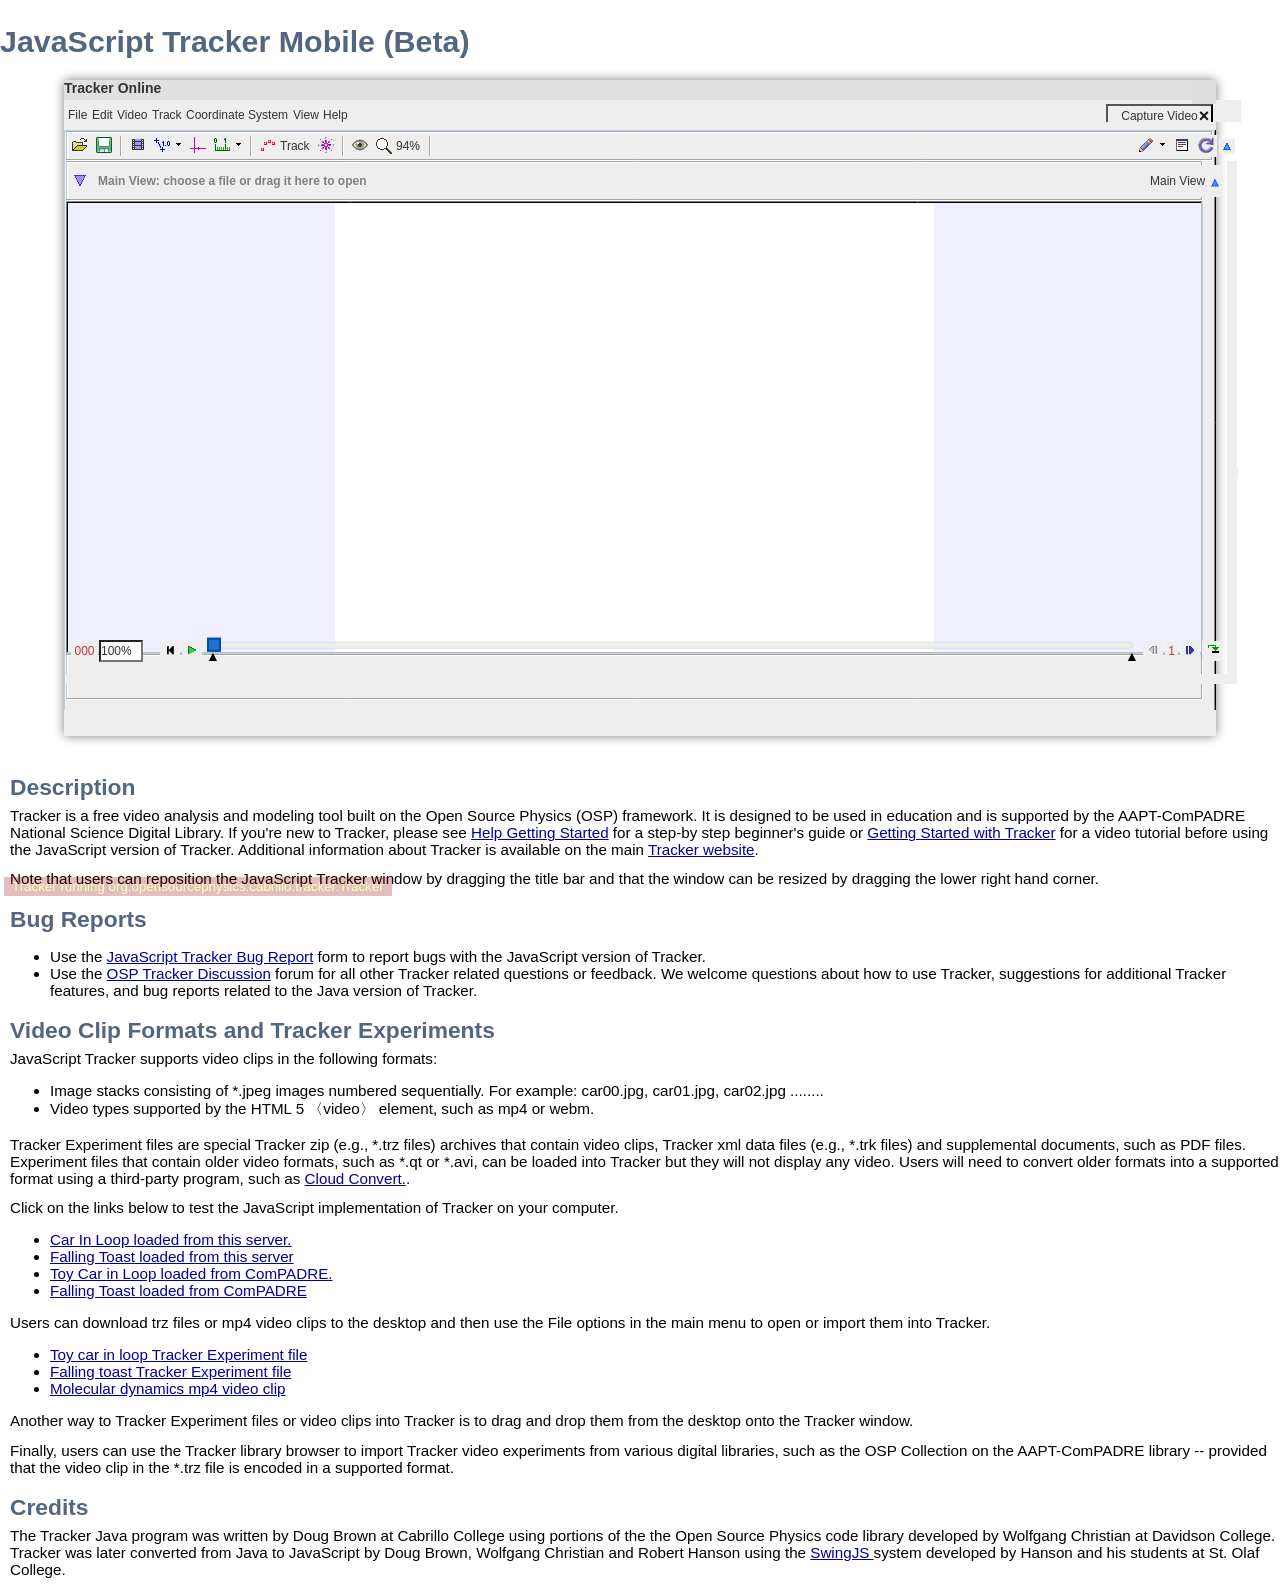
<file: pages/tracker/TrackerMobile.html>
<!DOCTYPE html>
<html>

<head>
	<title>Tracker JS</title>
	<meta charset="utf-8" />
	<meta name="viewport" content="width=device-width, initial-scale=1">
	<style>
		#tracker-loading-splash {
			position: fixed;
			inset: 0;
			display: flex;
			align-items: center;
			justify-content: center;
			z-index: 2147483647;
			background: rgba(255, 255, 255, 0.96);
			color: #1f2937;
			font: 600 28px/1.5 Arial, Helvetica, sans-serif;
			text-align: center;
			transition: opacity 200ms ease;
		}

		#tracker-loading-splash.tracker-loading-splash-hidden {
			opacity: 0;
			pointer-events: none;
		}
	</style>
	<link href="./css/tracker_home.css" rel="stylesheet" type="text/css">
	<link rel="stylesheet" type="text/css" href="ipad.css" />
	<script src="compadre.js"></script>
	<script src="swingjs2-tracker-mobile.js?v=20260907-framekeyboard1"></script>
	<script src="tracker-camera-import.js?v=20260906-toolbar1"></script>
	<script>
		let mainFrame = undefined;
		if (!self.SwingJS) alert('swingjs2-tracker-mobile.js was not found. It needs to be in the same directory as ' +
			document.location.href);

		function initApp() {
			if (!org.opensourcephysics.cabrillo.tracker.Tracker) {
				alert("Tracker class not found.");
				return; //Tracker was not found.
			}
			window.addEventListener('resize', centerApp);
			centerApp();
			TrackerCameraImporter.setTrackerReady();
			hideLoadingSplash();
		}

		function hideLoadingSplash() {
			const splash = document.getElementById("tracker-loading-splash");
			if (!splash) return;
			requestAnimationFrame(function() {
				splash.classList.add("tracker-loading-splash-hidden");
				window.setTimeout(function() {
					if (splash.parentNode) splash.parentNode.removeChild(splash);
				}, 200);
			});
		}

		function centerApp() {
			let trackerWidth=parseInt(0.9*window.innerWidth,10);    // 90% 
			let trackerMargin=parseInt(0.05*window.innerWidth,10);  //5%
		    let trackerHeight=parseInt(0.8*(window.innerHeight-80),10);
			Tracker.app.getMainFrame().setBounds$I$I$I$I(trackerMargin, 80,trackerWidth, trackerHeight);
			document.getElementById("myText").style.top= trackerHeight+100 + "px";
		}

		function loadExperiment(expURL) {
			Tracker.app.loadExperimentURL(expURL);
		}

		TrackerInfo = {
			code: null,
			main: "org.opensourcephysics.cabrillo.tracker.Tracker",
			core: "swingjs/j2s/core/core_tracker.z.js?v=20260907-tapesync1",
			resourceZip: "misc-assets.zip",
			assets: { name: "tracker", zipPath: "tracker-assets.zip", classPaths: ["org/opensourcephysics"] },
			width: 850,
			height: 550,
			readyFunction: initApp,
			j2sPath: 'swingjs/j2s',
			console: 'none'
		}
	</script>
</head>

<body class="tracker-mobile" writingsuggestions="false">
	<div id="tracker-loading-splash" role="status" aria-live="polite">
		Loading Tracker Online<br>Please wait.
	</div>
	<h1>JavaScript Tracker Mobile (Beta)</h1>
	<script>
		SwingJS.getApplet('Tracker', TrackerInfo);
	</script>

	<div id="myText"  style="position:absolute;left:10px;top:850px;">

		<h2>Description</h2>
		<p>
			Tracker is a free video analysis and modeling tool built on the Open Source Physics (OSP) framework. It is designed to be used in education and is supported by the AAPT-ComPADRE National
			Science Digital Library. If you're new to Tracker, please see <a
				href="https://physlets.org/tracker/help/frameset.html">Help Getting Started</a> for a step-by step beginner's guide or <a
				href="https://www.youtube.com/watch?v=La3H7JywgX0">Getting Started with Tracker</a> for a video tutorial before using the JavaScript version of Tracker.  Additional information
				about Tracker is available on the main <a
				href="https://physlets.org/tracker/">Tracker website</a>.
			</p>

			<p>	Note that users can reposition the JavaScript Tracker window by dragging the title bar and that the window can be resized by dragging the lower right hand corner.</p>
		
		</p>
		<h2>Bug Reports</h2>
		<ul>
			<li>Use the  <a href="https://forms.gle/uSA2Q8Ev3bMGFK596">JavaScript Tracker Bug Report</a> form to report bugs with the JavaScript version of Tracker.</li>
			<li>Use the  <a href="https://www.compadre.org/osp/bulletinboard/ForumDetails.cfm?FID=57">OSP Tracker Discussion</a> forum for all other Tracker related questions or feedback.  
				We welcome questions about how to use Tracker, suggestions for additional Tracker features, and bug reports related to the Java version of Tracker.</li>
		</ul>

		<h2>Video Clip Formats and Tracker Experiments</h2>
		<p>
			JavaScript Tracker  supports video clips in the following formats:
			<ul>
				<li>Image stacks consisting of *.jpeg images numbered sequentially.  For example:  car00.jpg, car01.jpg, car02.jpg ........ </li>
				<li>Video types supported by the HTML 5 &#x3008;video&#x3009; element, such as mp4 or webm.</li>
			</ul>
			Tracker Experiment files are special Tracker zip (e.g., *.trz files) archives that contain video clips, Tracker xml data files (e.g., *.trk files) and supplemental documents, such as PDF files.
			Experiment files that contain older video formats, such as *.qt or *.avi, can be loaded into Tracker but they will not display any video.  
			Users will need to convert older formats into a supported format using a third-party program, such as <a href="https://cloudconvert.com/mp4-converter">Cloud Convert.</a>.
		</p>

		<p>Click on the links below to test the JavaScript implementation of Tracker on your computer.
			<ul>
				<li><a href="javascript:loadExperiment('examples/CarInLoop.trz')">Car In Loop loaded from this server.</a></li>
				<li><a href="javascript:loadExperiment('https:/./examples/FallingToast.trz')">Falling Toast loaded from this server</a></li>
				<li><a
					href="javascript:loadExperiment('https://www.compadre.org/osp/document/ServeFile.cfm?ID=15022&DocID=5059&TrackerSet=1')">Toy Car in Loop loaded from ComPADRE.</a></li>
				<li><a
				href="javascript:loadExperiment('https://www.compadre.org/osp/document/ServeFile.cfm?ID=15021&DocID=5058&TrackerSet=1')">Falling Toast loaded from ComPADRE</a></li>
			</ul>
		</p>

		<p>Users can download trz files or mp4 video clips to the desktop and then use the File options in the main menu to open or import them into Tracker.  
		<ul>
			<li><a href="examples/CarInLoop.trz"> Toy car in loop Tracker Experiment file</a> </li>
			<li><a href="examples/FallingToast.trz"> Falling toast Tracker Experiment file</a> </li>
			<li><a href="examples/jmoljana.mp4"> Molecular dynamics mp4 video clip</a> </li>
		</ul>
		Another way to Tracker Experiment files or video clips into Tracker is to drag and drop them from the desktop onto the Tracker window. 
		</p>

		<p>
		 Finally, users can use the Tracker library browser to import Tracker video experiments from various digital libraries, such as the OSP Collection on the AAPT-ComPADRE library -- 
		 provided that the video clip in the *.trz file is encoded in a supported format.
		</p>
		<h2>Credits</h2>
		<p>
			The Tracker Java program was written by Doug Brown at Cabrillo College using portions of the the Open Source
			Physics code library developed by Wolfgang Christian at Davidson College. Tracker was later converted from
			Java to JavaScript by Doug Brown, Wolfgang Christian and Robert Hanson using the <a
				href="https://chemapps.stolaf.edu/swingjs/site/swingjs/examples/about.html">SwingJS </a> system
			developed by Hanson and his students at St. Olaf College.
		</p>
	</div>
</body>

</html>
</file>
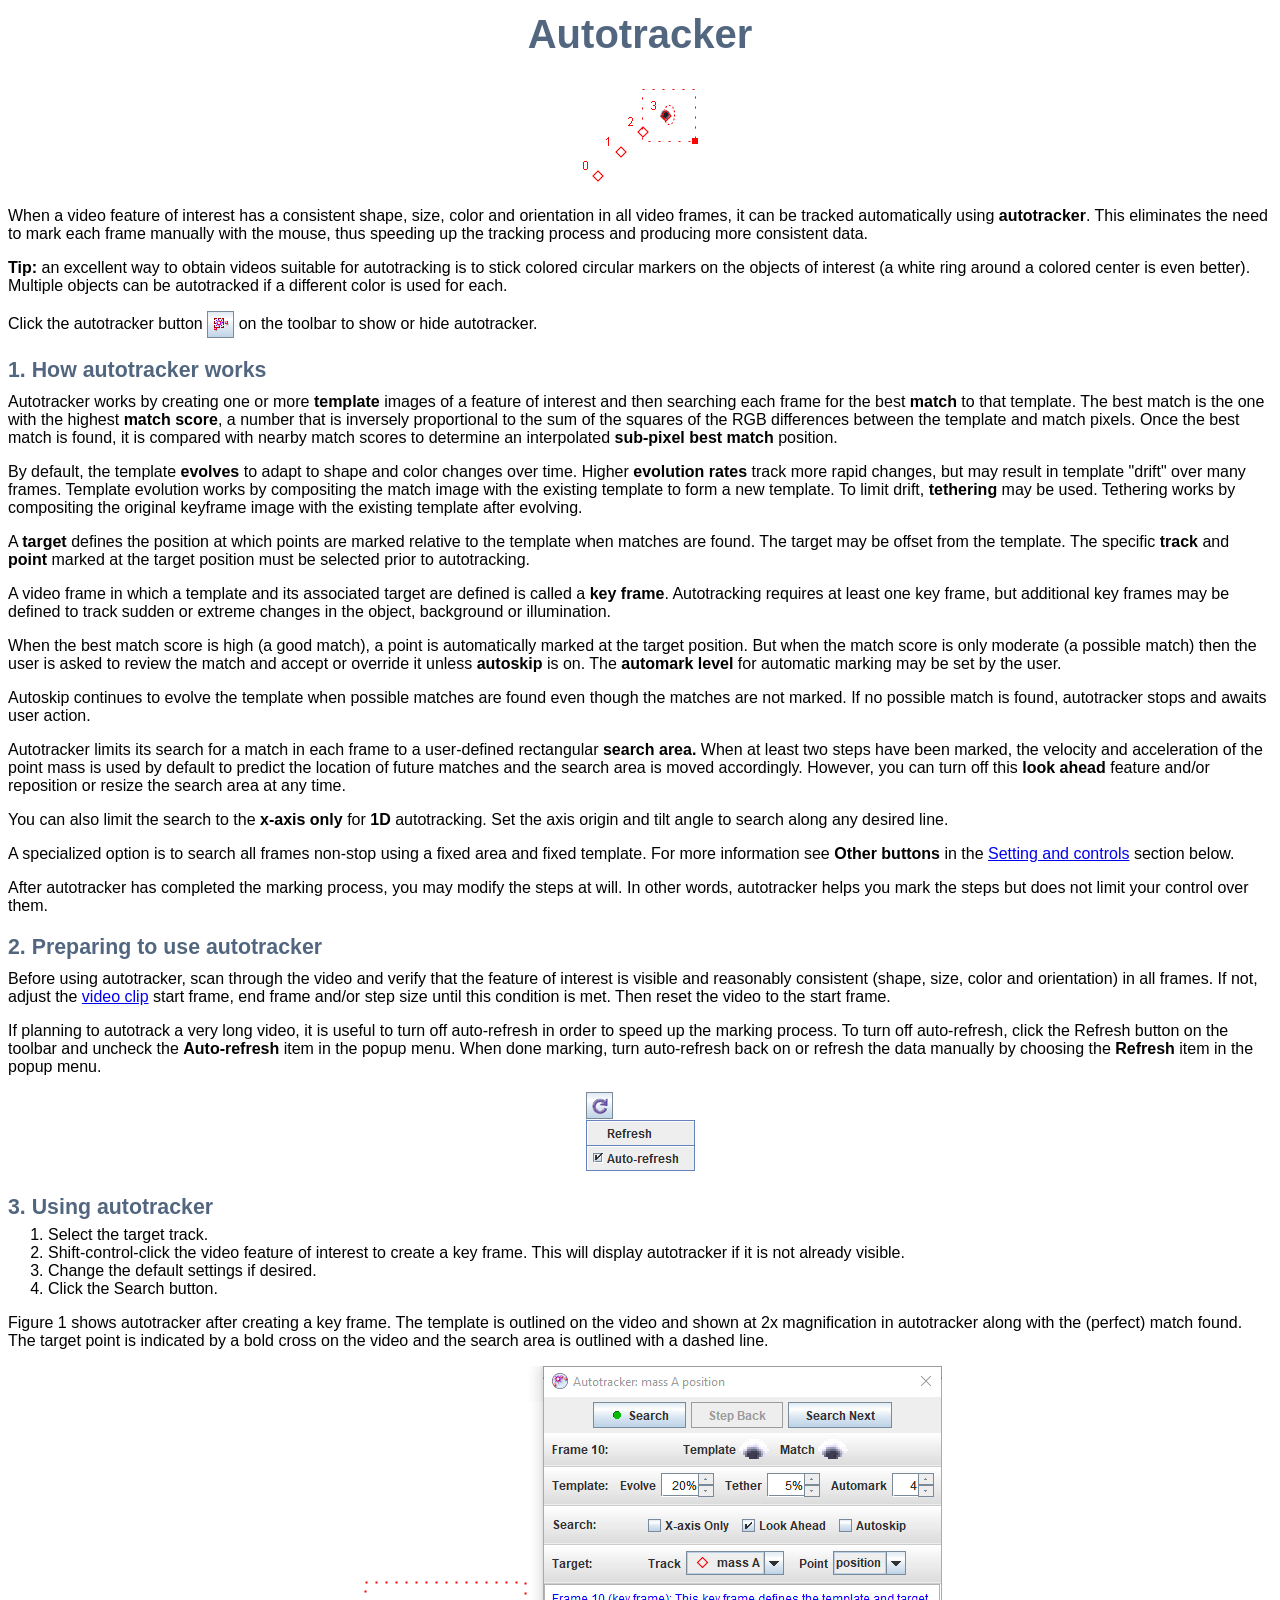
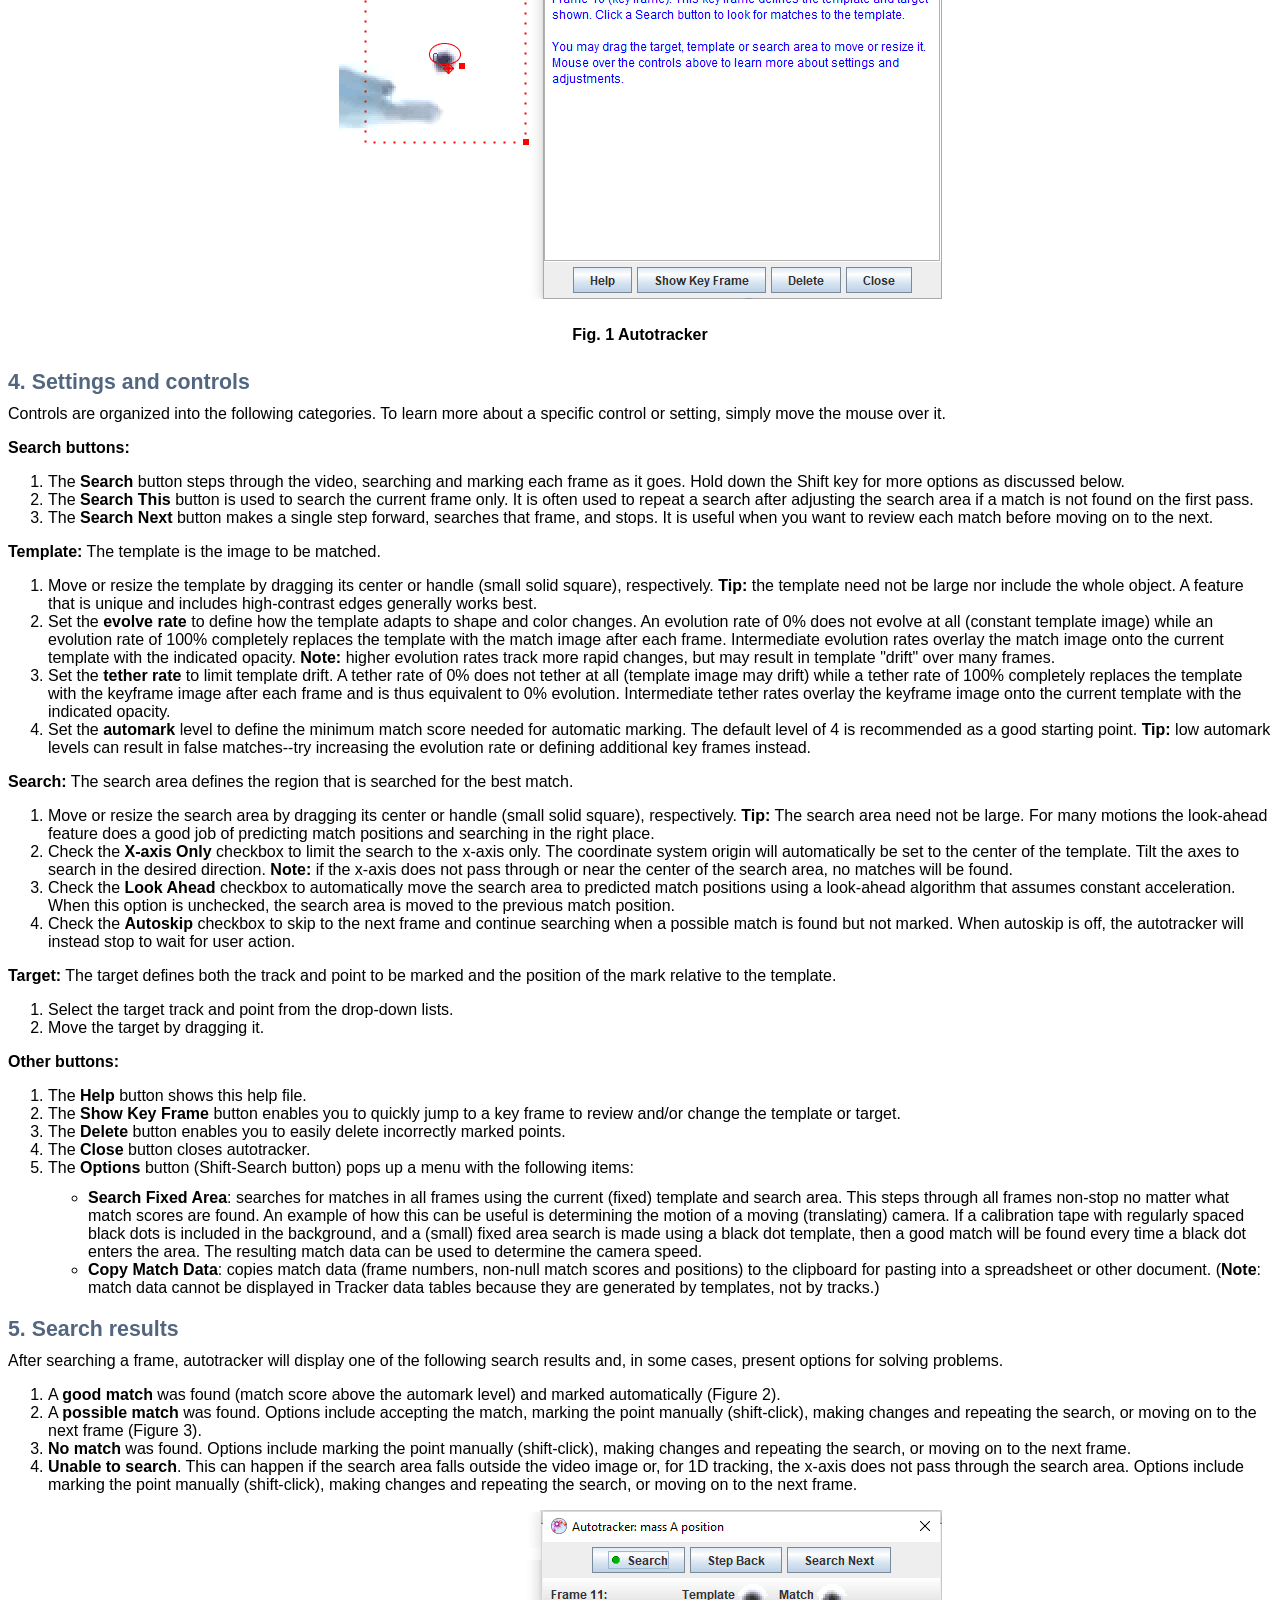
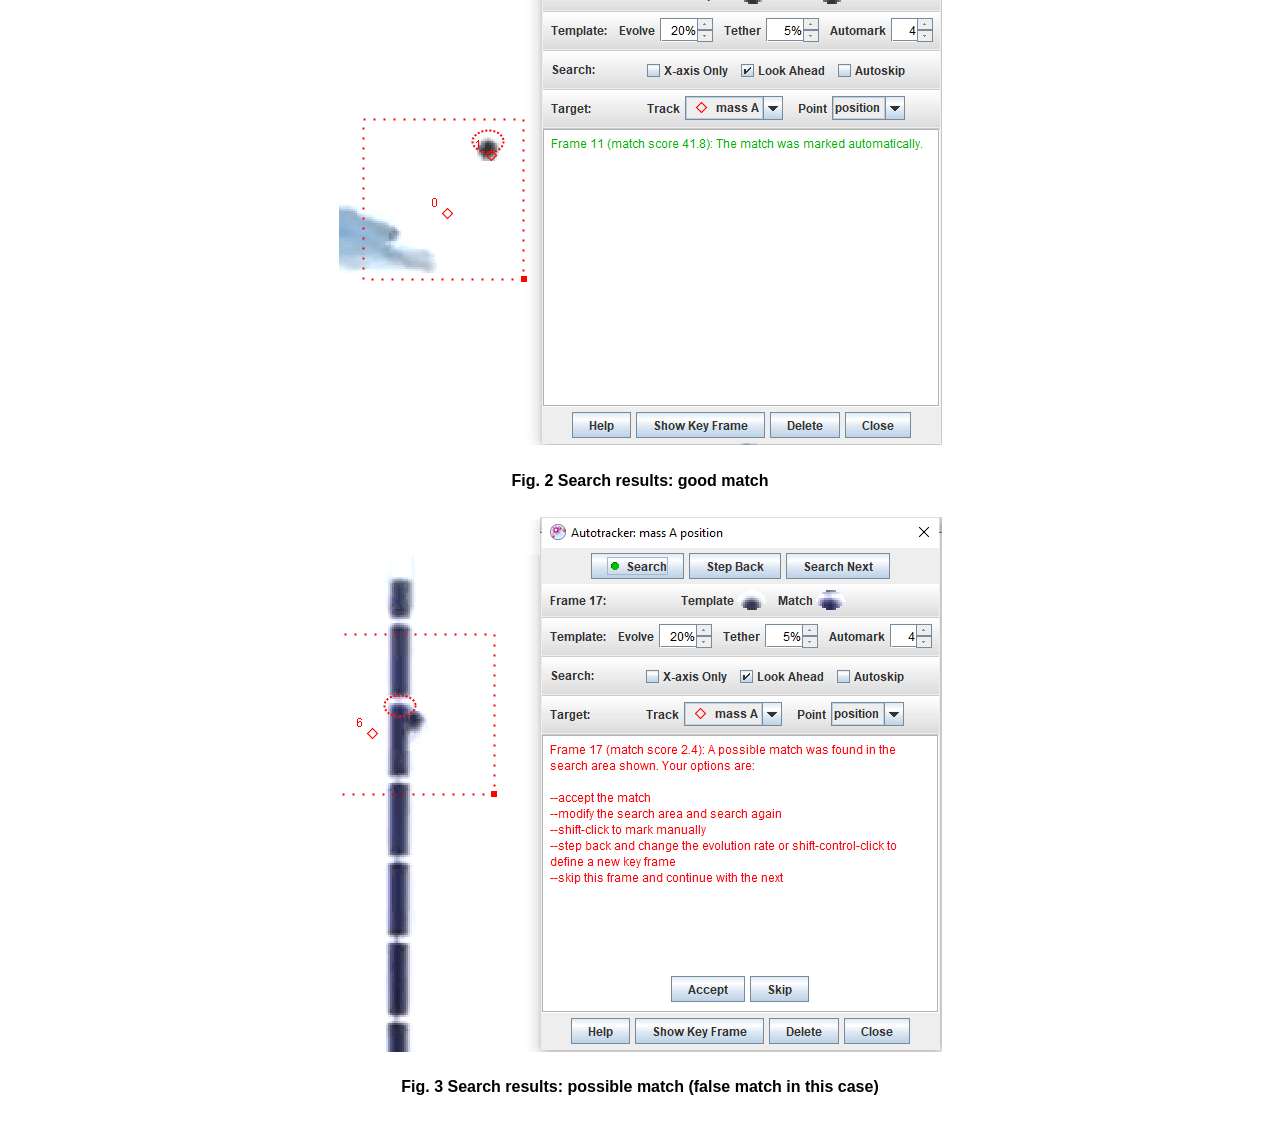
<file: pages/tracker/swingjs/j2s/org/opensourcephysics/cabrillo/tracker/resources/help/autotracker.html>
<!DOCTYPE html>

<html>

	<head>
		<link rel="icon" type="image/vnd.microsoft.icon" href="http://www.cabrillo.edu/%7edbrown/tracker/tracker_16.ico">
		<title>Tracker Help: Autotracker</title>
		<link href="help.css" rel="stylesheet" type="text/css">
	</head>

	<body>
		<h1><a name="auto0" id="auto0"></a>Autotracker</h1>
		<p align="center">
			<img src="../help_images/autotracked.gif">
		</p>
		<p>When a video feature of interest has a consistent shape, size, color and orientation in all video frames, it can be tracked automatically using <strong>autotracker</strong>. This eliminates the need to mark each frame manually with the mouse, thus speeding up the tracking process and producing more consistent data.</p>
		<p><strong>Tip:</strong> an excellent way to obtain videos suitable for autotracking is to stick colored circular markers on the objects of interest (a white ring around a colored center is even better). Multiple objects can be autotracked if a different color is used for each.</p>
        <p>Click the autotracker button <img src="../help_images/autotracker_button.gif" align="absmiddle"> on the toolbar to show or hide autotracker.</p>
        
		<h3><a name="auto1" id="auto1"></a>1. How autotracker works</h3>
		<p>Autotracker works by creating one or more <strong>template</strong> images of a feature of interest and then searching each frame for the best<strong> match</strong> to that template. The best match is the one with the highest <strong>match score</strong>, a number that is inversely proportional to the sum of the squares of the RGB differences between the template and match pixels. Once the best match is found, it is compared with nearby match scores to determine an interpolated <strong>sub-pixel best match</strong> position.</p>
		<p>By default, the template <strong>evolves</strong> to adapt to shape and color changes over time. Higher <strong>evolution rates</strong> track more rapid changes, but may result in template &quot;drift&quot; over many frames. Template evolution works by compositing the match image with the existing template to form a new template. To limit drift, <strong>tethering</strong> may be used. Tethering works by compositing the original keyframe image with the existing template after evolving.</p>
      	<p>A <strong>target</strong> defines the position at which  points are marked relative to the template when matches are found. The target may be offset from the template. The specific <strong>track</strong> and <strong>point</strong> marked at the target position must be selected prior to autotracking.</p>
		<p>A video frame in which a  template and its associated target are defined is called a <strong>key frame</strong>. Autotracking requires at least one key frame, but additional key frames may be defined to track sudden or extreme changes in the object, background or illumination.</p>
	    <p>When the best match score is high (a good match), a point is automatically marked at the target position. But when the match score is only moderate (a possible match) then the user is asked to review the match and accept or override it unless <strong>autoskip</strong> is on. The <strong>automark level</strong> for automatic marking may be set by the user.</p>
	    <p>Autoskip continues to evolve the template when possible matches are found even though the matches are not marked. If no possible match is found, autotracker stops and awaits user action.</p>
	<p>Autotracker limits its search for a match in each frame to a user-defined rectangular <strong>search area.</strong> When at least two steps have been marked, the velocity and acceleration of the point mass is used by default to predict the location of future matches and the search area is moved accordingly. However, you can turn off this <strong>look ahead</strong> feature and/or reposition or resize the search area at any time.</p>
		<p>You can also limit the search to the <strong>x-axis only</strong> for <strong>1D</strong> autotracking. Set the axis origin and tilt angle to search along any desired line.</p>
		<p>A specialized option is to search all frames non-stop using a fixed area and fixed template. For more information see <strong>Other buttons</strong> in the <a href="#settings">Setting and controls</a> section below.</p>
<p>After autotracker has completed the marking process, you may modify the steps at will. In other words, autotracker helps you mark the steps but does not limit your control over them.</p>
                   
		<h3><a name="auto2" id="auto2"></a>2. Preparing to use autotracker</h3>
		<p>Before using autotracker, scan through the video and verify that the feature of interest is visible and reasonably consistent (shape, size, color and orientation) in all frames. If not, adjust the <a href="videos.html#videoclip">video clip</a> start frame, end frame and/or step size until this condition is met. Then reset the video to the start frame.</p>
		<p>If planning to autotrack a very long video, it is useful to turn off auto-refresh in order to speed up the marking process. To turn off auto-refresh, click the Refresh button on the toolbar and uncheck the <strong>Auto-refresh</strong> item in the popup menu. When done marking, turn auto-refresh back on or refresh the data manually by choosing the <strong>Refresh</strong> item in the popup menu.</p>
	<p align="center"><img src="../help_images/refresh_menu.gif" alt="Refresh menu"></p>
<h3>3. Using autotracker</h3>
		<ol>
            <li>Select the target track.</li>
            <li>Shift-control-click the video feature of interest to create a key frame. This will display autotracker if it is not already visible.</li>
            <li>Change the default settings if desired.</li>
            <li>Click the Search button.</li>
    	</ol>
		<p>Figure 1 shows autotracker after creating a key frame. The template is outlined on the video and shown at 2x magnification in autotracker along with the (perfect) match found. The target point is indicated by a bold cross on the video and the search area is outlined with a dashed line.</p>
		<p align="center">
            <img src="../help_images/autotracker_keyframe.gif" alt="autotracker key frame" align="top">
        </p>
        <h5>Fig. 1 Autotracker</h5>
        
 		<h3><a name="settings" id="settings"></a>4. Settings and controls</h3>
	<p>Controls are organized into the following categories. To learn more about a specific control or setting, simply move the mouse over it.</p>
		<p><strong>Search buttons:</strong></p>
		<ol>
            <li>The <strong>Search</strong> button steps through the video, searching and marking each frame as it goes. Hold down the Shift key for more options as discussed below.</li>
            <li>The <strong>Search This</strong> button is used to search the current frame only. It is often used to repeat a search after adjusting the search area if a match is not found on the first pass.</li>
            <li>The <strong>Search Next</strong> button makes a single step forward, searches that frame, and stops. It is useful when you want to review each match before moving on to the next.</li>
		</ol>
		<p><strong>Template:</strong> The template is the image to be matched.</p>
		<ol>
            <li>Move or resize the template by dragging its center or handle (small solid square), respectively. <strong>Tip:</strong> the template need not be large nor include the whole object. A feature that is unique and includes high-contrast edges generally works best.</li>
            <li>Set the <strong>evolve rate</strong> to define how the template adapts to shape and color changes. An evolution rate of 0% does not evolve at all (constant template image) while an evolution rate of 100% completely replaces the template with the match image after each frame. Intermediate evolution rates overlay the match image onto the current template with the indicated opacity. <strong>Note:</strong> higher evolution rates track more rapid changes, but may result in template &quot;drift&quot; over many frames.</li>
            <li>Set the <strong>tether rate</strong> to limit template drift. A tether rate of 0% does not tether at all (template image may drift) while a tether rate of 100% completely replaces the template with the keyframe image after each frame and is thus equivalent to 0% evolution. Intermediate tether rates overlay the keyframe image onto the current template with the indicated opacity.</li>
          <li>Set the <strong>automark</strong> level to define the minimum match score needed for automatic marking. The default level of 4 is recommended as a good starting point. <strong>Tip:</strong> low automark levels can result in false matches--try increasing the evolution rate or defining additional key frames instead.</li>
		</ol>
		<p><strong>Search:</strong> The search area defines the region that is searched for the best match.</p>
        <ol>
            <li> Move or resize the search area by dragging its center or handle (small solid square), respectively. <strong>Tip:</strong> The search area need not be large. For many motions the look-ahead feature does a good job of predicting match positions and searching in the right place.</li>
            <li>Check the <strong>X-axis Only</strong> checkbox to limit the search to the x-axis only.  The coordinate system origin will automatically be set to the center of the template. Tilt the axes to search in the desired direction. <strong>Note:</strong> if the x-axis does not pass through or near the center of the search area, no matches will be found.</li>
            <li>Check the <strong>Look Ahead</strong> checkbox to automatically move the search area to predicted match positions using a look-ahead algorithm that assumes constant acceleration. When this option is unchecked, the search area is moved to the previous match position.</li>
            <li>Check the <strong>Autoskip</strong> checkbox to skip to the next frame and continue searching when a possible match is found but not marked. When autoskip is off, the autotracker will instead stop to wait for user action.</li>
        </ol>
		<p><strong>Target:</strong> The target defines both the track and point to be marked and the position of the mark relative to the template.</p>
        <ol>
            <li>Select the target track and point from the drop-down lists.</li>
            <li>Move the target by dragging it.</li>
        </ol>
		<p><strong>Other buttons:</strong></p>
        <ol>
            <li>The <strong>Help</strong> button shows this help file.</li>
            <li>The <strong>Show Key Frame</strong> button enables you to quickly jump to a key frame to review and/or change the template or target.</li>
            <li>The <strong>Delete</strong> button enables you to easily delete incorrectly marked points.</li>
            <li>The <strong>Close</strong> button closes autotracker.</li>
            <li>The <strong>Options</strong> button (Shift-Search button) pops up a menu with the following items:</li>
              <ul>
                <li><strong>Search Fixed Area</strong>: searches for matches in all frames using the current (fixed) template and search area. This steps through all frames non-stop no matter what match scores are found. An example of how this can be useful is determining the motion of a moving (translating) camera. If a calibration tape with regularly spaced black dots is included in the background, and a (small) fixed area search is made using a black dot template, then a good match will be found every time a black dot enters the area. The resulting match data can be used to determine the camera speed.</li>
                <li><strong>Copy Match Data</strong>: copies match data (frame numbers, non-null match scores and positions) to the clipboard for pasting into a spreadsheet or other document. (<strong>Note</strong>: match data cannot be displayed in Tracker data tables because they are generated by templates, not by tracks.)</li>
              </ul>
            
        </ol>
		<h3><a name="auto5" id="auto5"></a>5. Search results</h3>
		<p>After searching a frame, autotracker will display one of the following search results and, in some cases, present options for solving problems.</p>
        <ol>
            <li>A <strong>good match</strong> was found (match score above the automark level) and marked automatically (Figure 2).</li>
            <li>A <strong>possible match</strong> was found. Options include accepting the match, marking the point manually (shift-click), making changes and repeating the search, or moving on to the next frame (Figure 3).</li>
            <li><strong>No match</strong> was found. Options include marking the point manually (shift-click), making changes and repeating the search, or moving on to the next frame.</li>
            <li><strong>Unable to search</strong>. This can happen if the search area falls outside the video image or, for 1D tracking, the x-axis does not pass through the search area. Options include marking the point manually (shift-click), making changes and repeating the search, or moving on to the next frame.</li>
        </ol>
		<p align="center">
            <img src="../help_images/autotracker_success.gif" alt="successful search" align="top">
    </p>
		<h5>Fig. 2 Search results: good match</h5>
		<p align="center">
      		<img src="../help_images/autotracker_possible.gif" alt="possible match" align="top">
        </p>
        <h5>Fig. 3 Search results: possible match (false match in this case)</h5>
       
	</body>

</html>
</file>
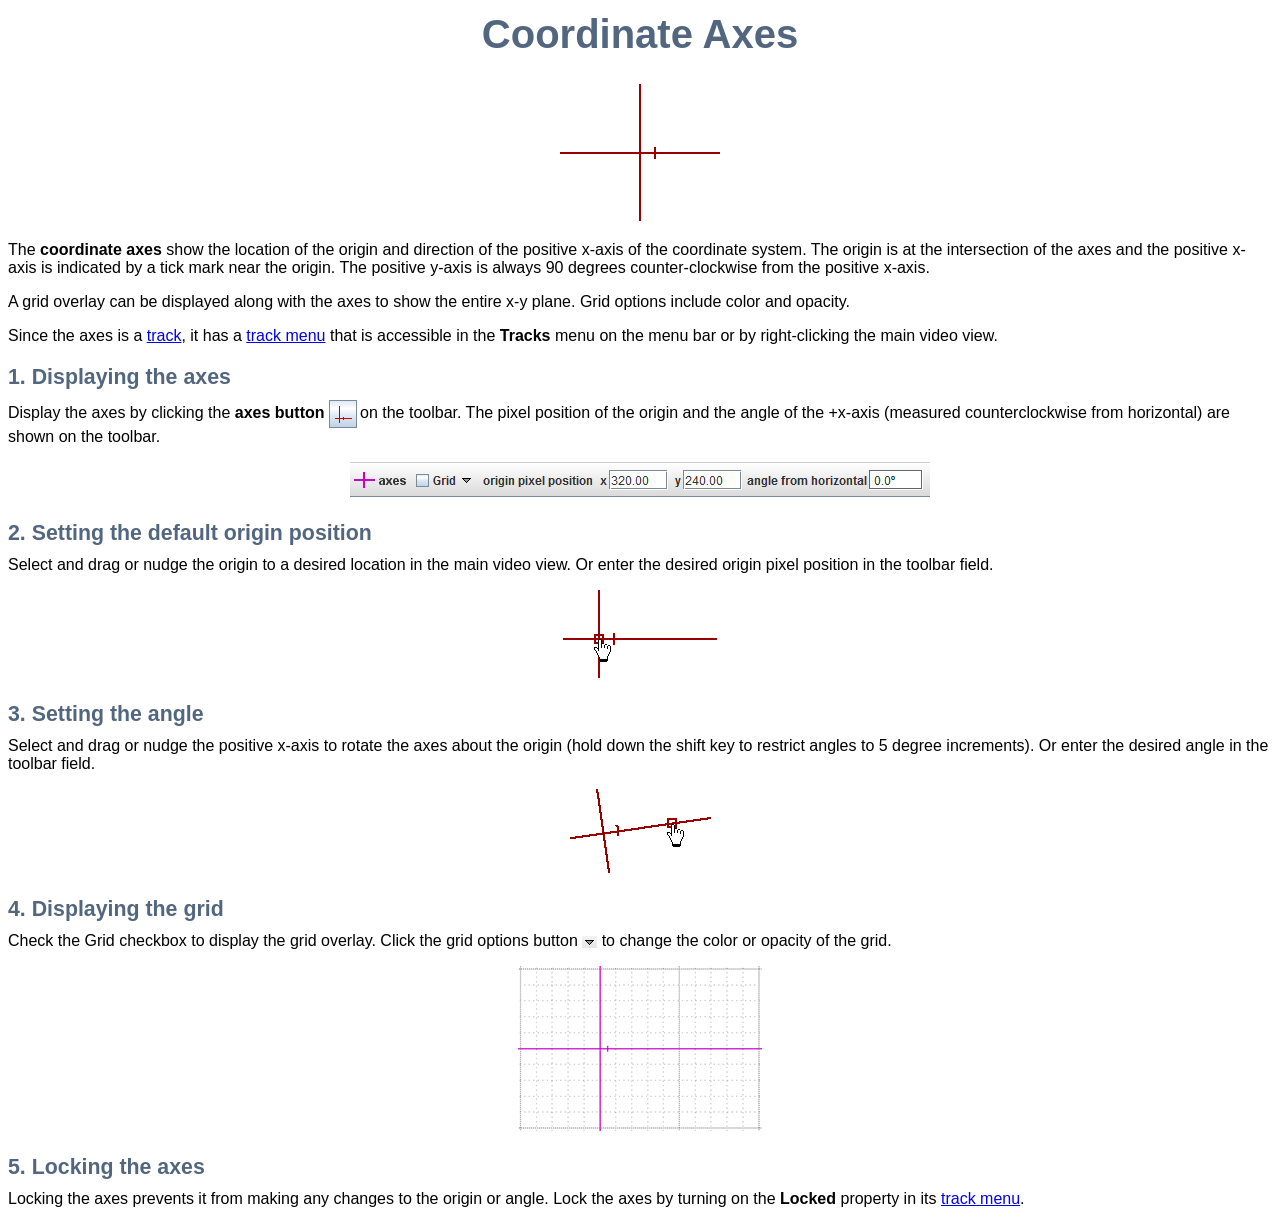
<file: pages/tracker/swingjs/j2s/org/opensourcephysics/cabrillo/tracker/resources/help/axes.html>
<!DOCTYPE html>

<html>

	<head>
		<link rel="icon" type="image/vnd.microsoft.icon" href="http://www.cabrillo.edu/%7edbrown/tracker/tracker_16.ico">
		<title>Tracker Help: Axes</title>
		<link href="help.css" rel="stylesheet" type="text/css">
	</head>

	<body>
		<h1><a name="axes0" id="axes0"></a>Coordinate Axes</h1>
		<p align="center">
			<img src="../help_images/axes.gif" alt="Axes">
		</p>
		<p>The <strong>coordinate axes</strong> show the location of the origin and direction of the positive x-axis of the coordinate system. The origin is at the intersection of the axes and the positive x-axis is indicated by a tick mark near the origin. The positive y-axis is always 90 degrees counter-clockwise from the positive x-axis.</p>
		<p>A grid overlay can be displayed along with the axes to show the entire x-y plane. Grid options include color and opacity.</p>
<p>Since the axes is a <a href="tracks.html">track</a>, it has a <a href="tracks.html#trackmenu">track menu</a> that is accessible in the <strong>Tracks</strong> menu on the menu bar or by right-clicking the main video view.</p>
        
		<h3><a name="axes1" id="axes1"></a>1. Displaying the axes</h3>
	<p>Display the axes by clicking the <strong>axes button</strong> <img src="../help_images/axes_button.gif" align="absmiddle"><img src="../help_images/spacer_thin.gif">on the toolbar. The pixel position of the origin and the angle of the +x-axis (measured counterclockwise from horizontal) are shown on the toolbar.</p>
		<p align="center"> <img src="../help_images/axes_fields.gif" alt="toolbar fields with axes origin and angle displays"></p>
<h3><a name="axes2" id="axes2"></a>2. Setting the default origin position</h3>
	<p>Select and drag or nudge the origin to a desired location in the main video view. Or enter the desired origin pixel position in the toolbar field.</p>
		<p align="center">
			<img src="../help_images/origin_selected.gif">
</p>
        
		<h3><a name="axes3" id="axes"></a>3. Setting the angle</h3>
	<p>Select and drag or nudge the positive x-axis to rotate the axes about the origin (hold down the shift key to restrict angles to 5 degree increments). Or enter the desired angle in the toolbar field.</p>
		<p align="center">
			<img src="../help_images/x-axis_selected.gif">
	</p>
        
		<h3><a name="axes4" id="axes3"></a>4. Displaying the grid</h3>
	<p>Check the Grid checkbox to display the grid overlay. Click the grid options button <img src="../help_images/axes_grid_options.gif" alt="Grid options button" align="absmiddle"> to change the color or opacity of the grid.</p>
		<p align="center">
			<img src="../help_images/axes_grid.gif">
	</p>
        
		<h3><a name="axes5" id="axes4"></a>5. Locking the axes</h3>
	<p>Locking the axes prevents it from making any changes to the origin or angle. Lock the axes by turning on the <strong>Locked</strong> property in its <a href="tracks.html#trackmenu">track menu</a>.</p>
	</body>

</html>
</file>
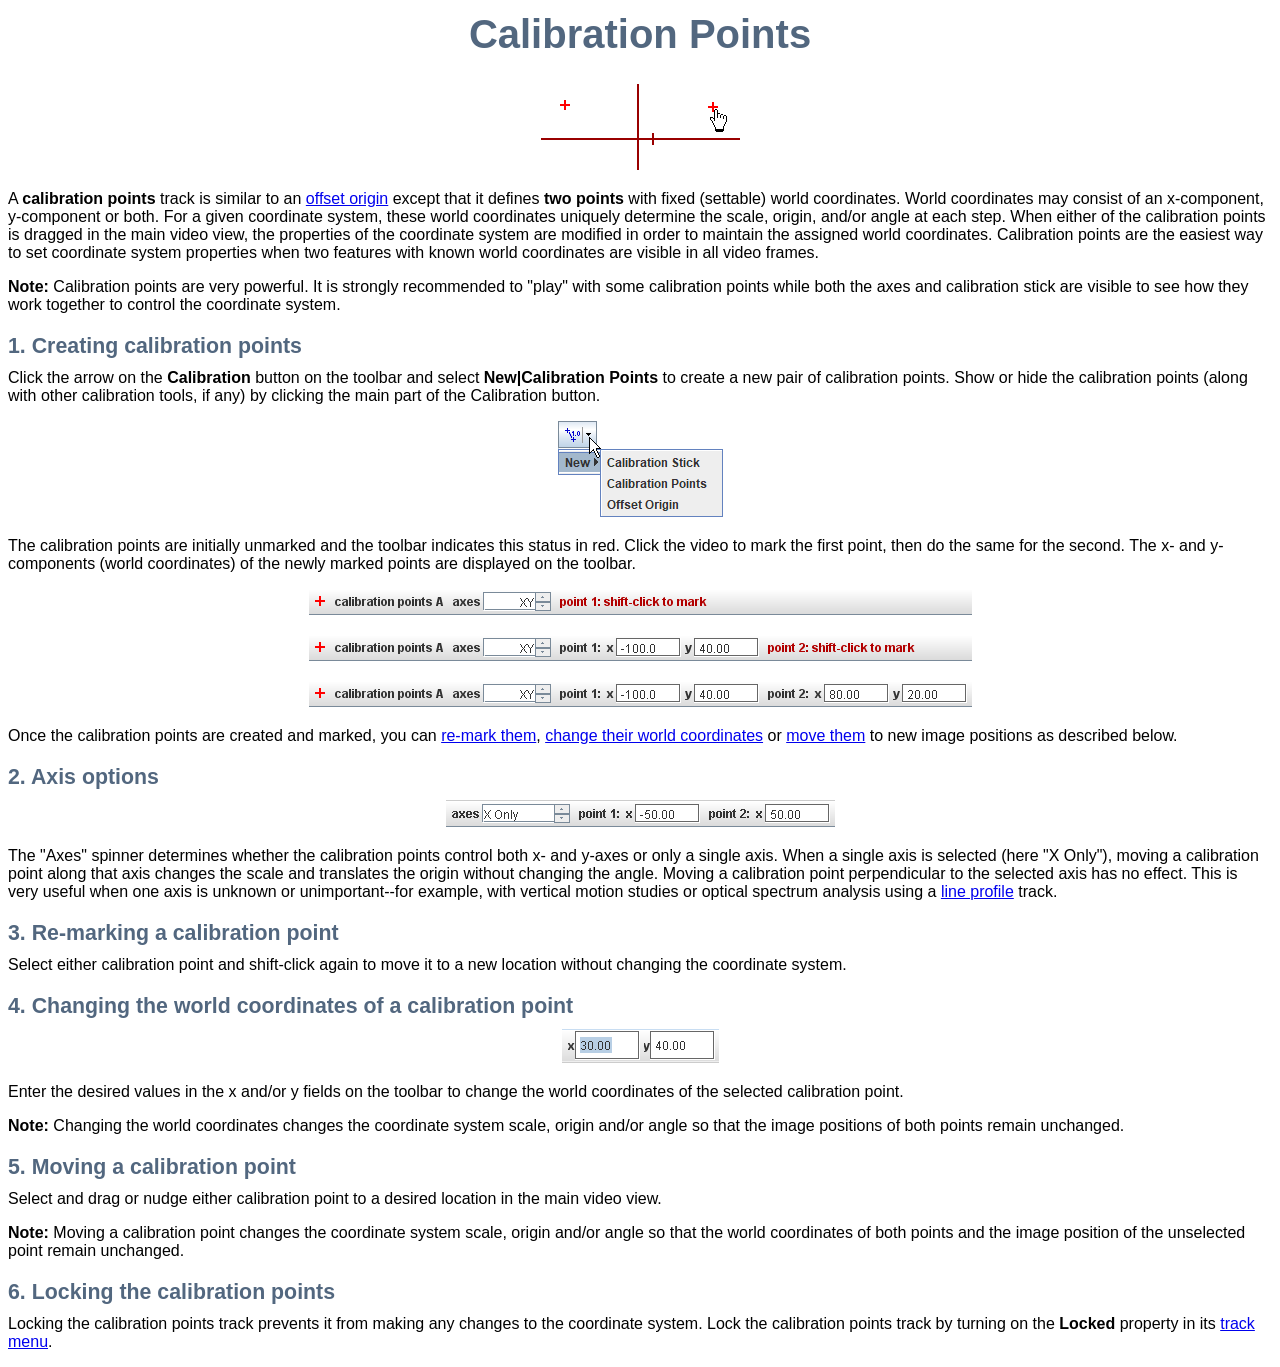
<file: pages/tracker/swingjs/j2s/org/opensourcephysics/cabrillo/tracker/resources/help/calibration.html>
<!DOCTYPE html>

<html>

	<head>
		<link rel="icon" type="image/vnd.microsoft.icon" href="http://www.cabrillo.edu/%7edbrown/tracker/tracker_16.ico">
		<title>Tracker Help: Calibration Points</title>
		<link href="help.css" rel="stylesheet" type="text/css">
	</head>

	<body>
		<h1><a name="calibration0" id="calibration0"></a>Calibration Points</h1>
		<p align="center">
			<img src="../help_images/calibration_points.gif">
    	</p>
		<p>A <strong>calibration points</strong> track is similar to an <a href="offset_origin.html">offset origin</a> except that it defines <strong>two points</strong> with fixed (settable) world coordinates. World coordinates may consist of an x-component, y-component or both. For a given coordinate system, these world coordinates uniquely determine the scale, origin, and/or angle at each step. When either of the calibration points is dragged in the main video view, the properties of the coordinate system are modified in order to maintain the assigned world coordinates. Calibration points are the easiest way to set coordinate system properties when two features with known world coordinates are visible in all video frames.</p>
		<p><strong>Note:</strong> Calibration points are very powerful. It is strongly recommended to &quot;play&quot; with some calibration points while both the axes and calibration stick are visible to see how they work together to control the coordinate system.</p>
        
	<h3><a name="calibration1" id="calibration1"></a>1. Creating calibration points</h3>
		<p>Click the arrow on the <strong>Calibration</strong> button on the toolbar and select <strong>New|Calibration Points</strong> to create a new pair of calibration points. Show or hide the calibration points (along with other calibration tools, if any) by clicking the main part of the Calibration button.</p>
		<p align="center"><img src="../help_images/calibration_tools_menu.gif"></p>
		<p>The calibration points are initially unmarked and the toolbar indicates this status in red. Click the video to mark the first point, then do the same for the second.  The x- and y-components (world coordinates) of the newly marked points are displayed on the toolbar.</p>
		<p align="center"><img src="../help_images/calibration_points_fields0.gif"></p>
		<p align="center"><img src="../help_images/calibration_points_fields1.gif"></p>
		<p align="center"><img src="../help_images/calibration_points_fields.gif"></p>
<p>Once the calibration points are created and marked, you can <a href="calibration.html#remark">re-mark them</a>, <a href="calibration.html#change">change their world coordinates</a> or <a href="calibration.html#move">move them</a> to  new image positions as described below.</p>
        
	<h3><a name="calibration2" id="calibration2"></a>2. Axis options</h3>
		<p align="center">
			<img src="../help_images/calibration_xonly.gif">
	</p>
		<p>The &quot;Axes&quot; spinner determines whether the calibration points control both x- and y-axes or only a single axis. When a single axis is selected (here &quot;X Only&quot;), moving a calibration point along that axis changes the scale and translates the origin without changing the angle. Moving a calibration point perpendicular to the selected axis has no effect. This is very useful when one axis is unknown or unimportant--for example, with vertical motion studies or optical spectrum analysis using a <a href="lineprofile.html">line profile</a> track.</p>
        
		<h3><a name="remark" id="remark"></a>3. Re-marking a calibration point</h3>
        <p>Select either calibration point and shift-click again to move it to a new location without changing the coordinate system.        </p>
        <h3><a name="change" id="change"></a>4. Changing the world coordinates of a calibration point</h3>
		<p align="center">
			<img src="../help_images/x_field_selected.gif">
		</p>
	<p>Enter the desired values in the x and/or y fields on the toolbar to change the world coordinates of the selected calibration point.</p>
		<p><strong>Note:</strong> Changing the world coordinates changes the coordinate system scale, origin and/or angle so that the image positions of both points remain unchanged.</p>
        
		<h3><a name="move" id="move"></a>5. Moving a calibration point</h3>
		<p>Select and drag or nudge either calibration point to a desired location in the main video view.</p>
		<p><strong>Note:</strong> Moving a calibration point changes the coordinate system scale, origin and/or angle so that the world coordinates of both points and the image position of the unselected point remain unchanged.</p>
        
	<h3><a name="calibration6" id="calibration6"></a>6. Locking the calibration points</h3>
		<p>Locking the calibration points track prevents it from making any changes to the coordinate system. Lock the calibration points track by turning on the <strong>Locked</strong> property in its <a href="tracks.html#trackmenu">track menu</a>.</p>
        
</body>

</html>
</file>
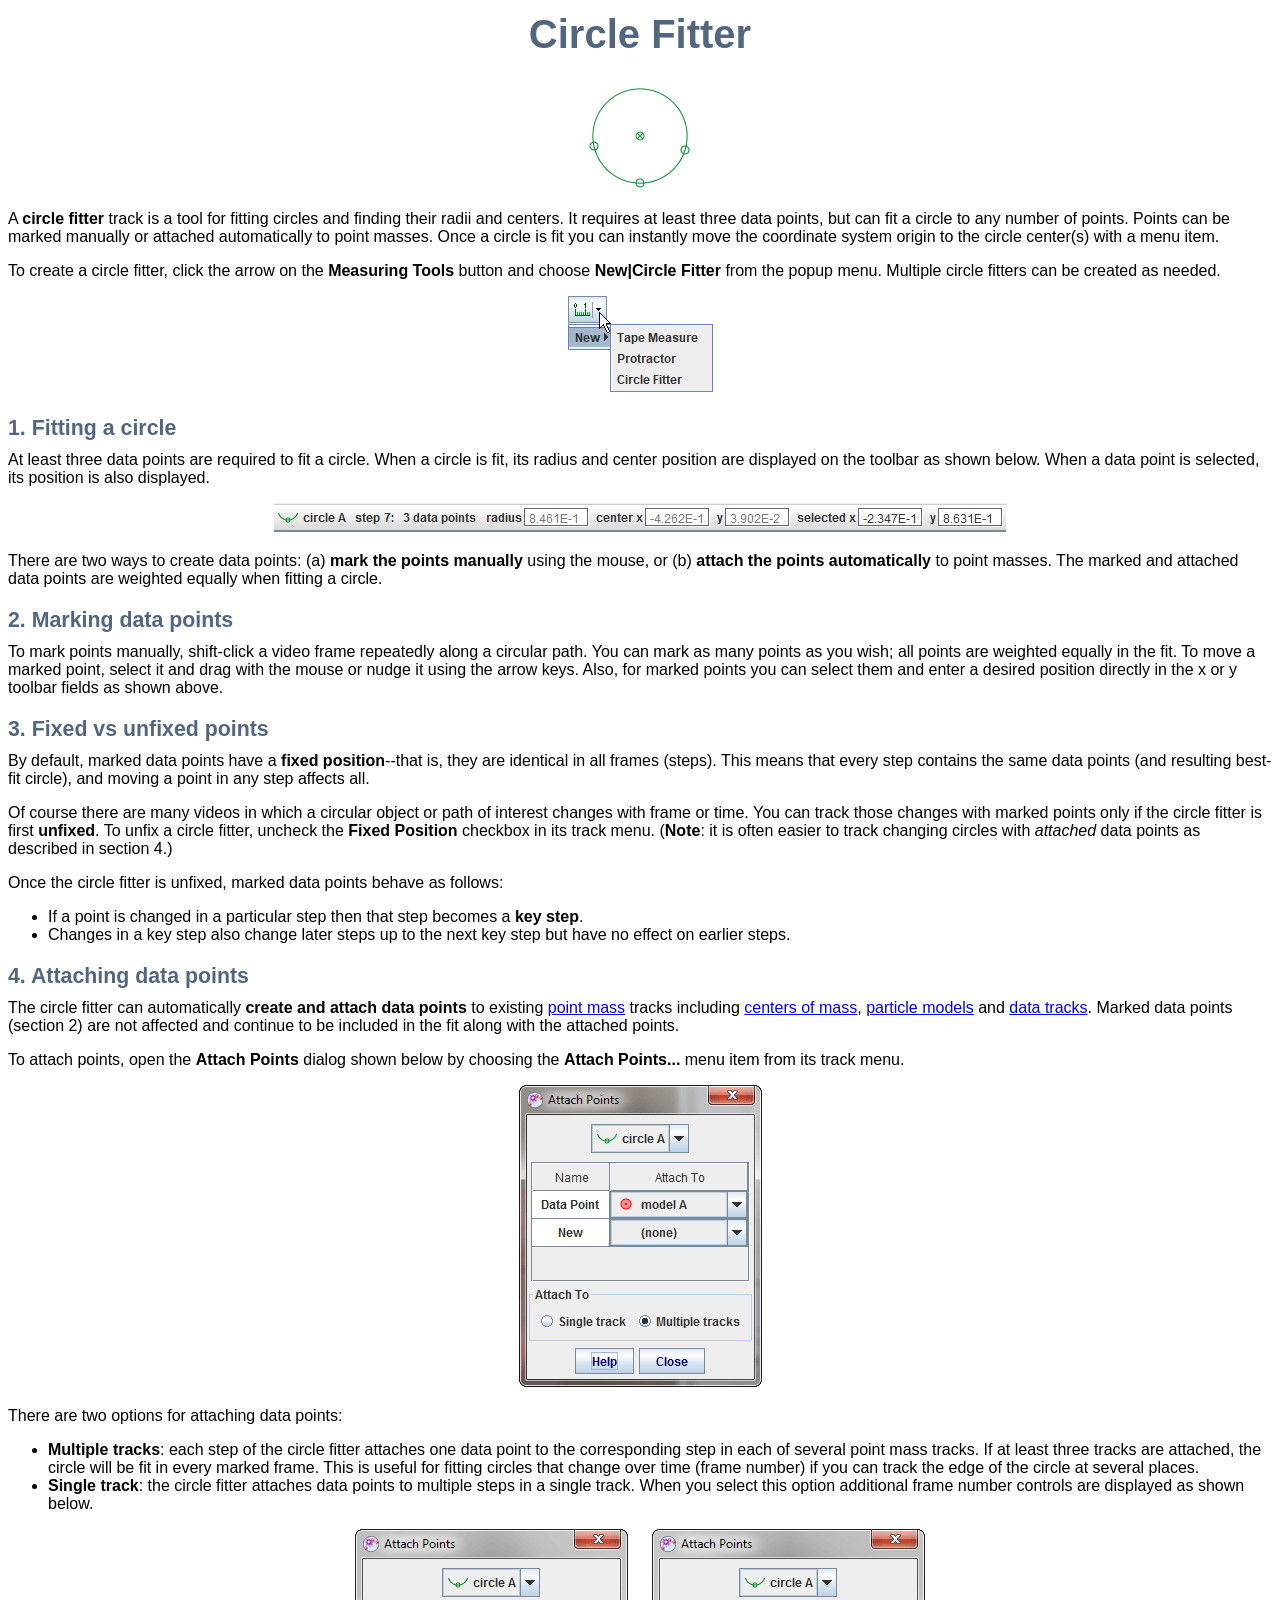
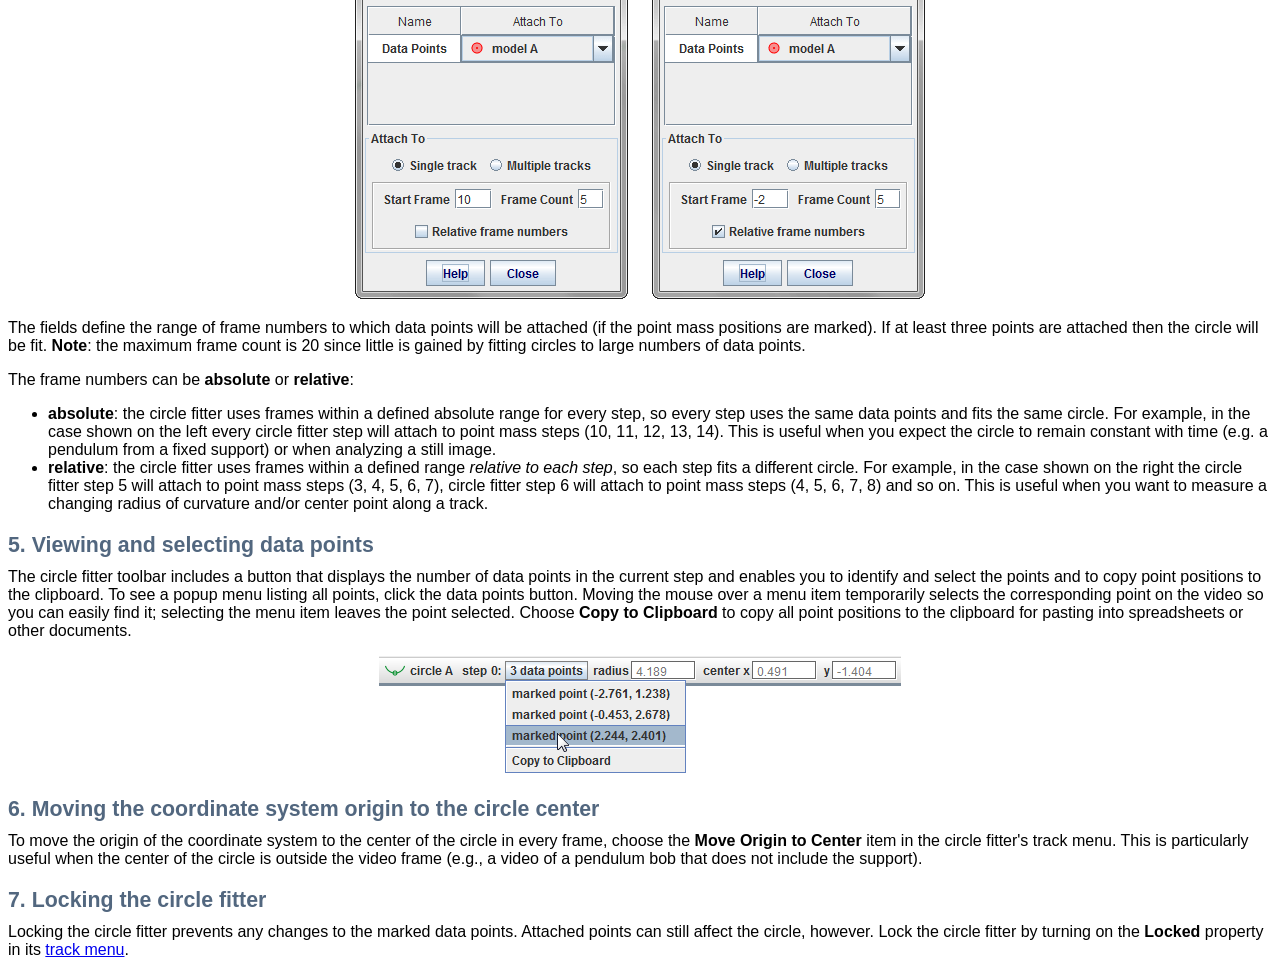
<file: pages/tracker/swingjs/j2s/org/opensourcephysics/cabrillo/tracker/resources/help/circlefitter.html>
<!DOCTYPE html>

<html>

	<head>
		<link rel="icon" type="image/vnd.microsoft.icon" href="http://www.cabrillo.edu/%7edbrown/tracker/tracker_16.ico">
		<title>Tracker Help: Circle Fitter</title>
		<link href="help.css" rel="stylesheet" type="text/css">
	</head>

	<body>
		<h1><a name="circle0" id="circle0"></a>Circle Fitter</strong></h1>
		<p align="center"><img src="../help_images/circle_fitter.gif" alt="Circle Fitter"></p>

		<p>A <strong>circle fitter</strong> track is a tool for fitting circles and finding their radii and centers.  It requires at least three data points, but can  fit a circle to any number of points. Points can be marked manually or attached automatically to point masses. Once a circle is fit you can instantly move the coordinate system origin to the circle center(s) with a menu item.</p>
		<p>To create a circle fitter, click the arrow on the <strong>Measuring Tools</strong> button  and choose <strong>New|Circle Fitter</strong> from the popup menu. Multiple circle fitters can be created as needed.</p>
		<p align="center"><img src="../help_images/measuring_tools_menu.gif"></p>
        
		<h3><a name="circle1" id="circle1"></a>1. Fitting a circle</h3>
		<p>At least three data points are required to fit a circle.  When a circle is fit, its radius and center position are displayed on the toolbar as shown below. When a data point is selected, its position is also displayed.</p>
<p align="center"><img src="../help_images/circle_fitter_display.gif" alt="circle fitter toolbar" align="bottom">
</p>
<p>There are two ways to create data points: (a) <strong>mark the points manually</strong> using the mouse, or (b) <strong>attach the points automatically</strong> to point masses. The marked  and attached  data points  are weighted equally when fitting a circle.</p>
        
		<h3><a name="circle2" id="circle2"></a>2. Marking data points</h3>
<p>To mark points manually, shift-click a video frame repeatedly along a circular path. You can mark as many points as you wish; all points are weighted equally in the fit. To move a marked point, select it and drag with the mouse or nudge it using the arrow keys. Also, for marked points you can select them and enter a desired position directly in the x or y toolbar fields as shown above.</p>
        
<h3><a name="circle3" id="circle3"></a>3. Fixed vs unfixed points</h3>
<p>By default, marked data points have a <strong>fixed position</strong>--that is, they are identical in all frames (steps). This means that every step contains the same data points (and resulting best-fit circle), and moving a point in any step affects all.</p>
<p>Of course there are many videos in which a circular object or path of interest changes with frame or time. You can  track those changes with marked points only if the circle fitter is first <strong>unfixed</strong>. To unfix a circle fitter, uncheck the <strong>Fixed Position</strong> checkbox in its track menu. (<strong>Note</strong>: it is often easier to track changing circles with <em>attached</em> data points as described in section 4.)</p>
		<p>Once the circle fitter is unfixed, marked data points behave as follows:</p>
		<ul>
		  <li>If a point is changed in a particular step then that step becomes a <strong>key step</strong>. </li>
		  <li>Changes in a key step also change later steps up to the next key step but  have no effect on earlier steps. </li>
    </ul>
<h3><a name="attach" id="attach"></a>4. Attaching data points</h3>
<p>The circle fitter can automatically <strong>create and attach data points</strong> to existing <a href="pointmass.html">point mass</a> tracks including <a href="cm.html">centers of mass</a>, <a href="particles.html">particle models</a> and <a href="datatrack.html">data tracks</a>. Marked data points (section 2) are not affected and continue to be included in the fit along with the attached points.</p>
        <p>To attach points, open the <strong>Attach Points</strong> dialog shown below by choosing the <strong>Attach Points...</strong> menu item from its track menu.</p>
    <p align="center"><img src="../help_images/circle_fitter_attachments_dialog.gif" alt="circle fitter attachments dialog"></p>
        <p>There are two options for attaching data points:</p>
        <ul>
          <li><strong>Multiple tracks</strong>: each step of the circle fitter attaches one data point to the corresponding step in each of several point mass tracks. If at least three tracks are attached, the circle will be fit in every marked frame. This is useful for fitting circles that change over time (frame number) if you can track the edge of the circle at several places.</li>
          <li><strong>Single track</strong>: the circle fitter attaches data points to multiple steps in a single track. When you select this option additional frame number controls are displayed as shown below.</li>
        </ul>
    <p align="center">
    	<img src="../help_images/circle_fitter_attachments_dialog2.gif" alt="circle fitter attachments dialog">
    	<img src="../help_images/spacer.gif">
   	  <img src="../help_images/circle_fitter_attachments_dialog3.gif" alt="circle fitter attachments dialog">
    </p>
        <p>The fields define the range of frame numbers to which data points will be attached (if the point mass positions are marked). If at least three points are attached then the circle will be fit. <strong>Note</strong>: the maximum frame count is 20 since little is gained by fitting circles to large numbers of data points.</p>
    <p>The frame numbers can be <strong>absolute</strong> or <strong>relative</strong>: </p>
        <ul>
          <li><strong>absolute</strong>: the circle fitter uses frames within a defined absolute range for every step, so every step uses the same data points and fits the same circle. For example, in the case shown on the left every circle fitter step will attach to point mass steps (10, 11, 12, 13, 14). This is useful when you expect the circle to remain constant with time (e.g. a pendulum from a fixed support) or when analyzing a still image.</li>
          <li><strong>relative</strong>: the circle fitter uses frames within a defined range<em> relative to each step</em>, so each step fits a different circle. For example, in the case shown on the right the circle fitter step 5 will attach to point mass steps (3, 4, 5, 6, 7), circle fitter step 6 will attach to point mass steps (4, 5, 6, 7, 8) and so on. This is useful when you want to measure a changing radius of curvature and/or center point along a track.</li>
        </ul>
<h3><a name="circle5" id="circle5"></a>5. Viewing and selecting data points</h3>
        <p>The circle fitter toolbar includes a button that displays the number of data points in the current step and enables you to identify and select the points and to copy point positions to the clipboard. To see a popup menu listing all points, click the data points button. Moving the mouse over a menu item temporarily selects the corresponding point on the video so you can easily find it; selecting the menu item leaves the point selected. Choose <strong>Copy to Clipboard</strong> to copy all point positions to the clipboard for pasting into spreadsheets or other documents.</p>
    <p align="center"><img src="../help_images/circle_fitter_select_points.gif" alt="selecting circle fitter points"></p>
<h3><a name="circle6" id="circle6"></a>6. Moving the coordinate system origin to the circle center</h3>
<p>To move the origin of the coordinate system to the center of the circle in every frame, choose the <strong>Move Origin to Center </strong> item in the circle fitter's track menu<a href="tracks.html#trackmenu"></a>. This is particularly useful when the center of the circle is outside the video frame (e.g., a video of a pendulum bob that does not include the support).</p>
<h3><a name="circle7" id="circle7"></a>7. Locking the circle fitter</h3>
		<p>Locking the circle fitter prevents any changes to the marked data points. Attached points can still affect the circle, however. Lock the circle fitter by turning on the <strong>Locked</strong> property in its <a href="tracks.html#trackmenu">track menu</a>.</p>
	</body>

</html>
</file>
<file: assets/theme.css>
/* =========================================================
   Charte graphique commune à tout le site
   - polices hébergées dans assets/fonts (aucun appel à Google)
   - une couleur par catégorie : classe sur <html>
       cat-1re    → 1re IT et I2D
       cat-term   → Terminale 2I2D
       cat-outils → Outils
   ========================================================= */

@font-face { font-family:"Archivo"; font-style:normal; font-weight:400; font-display:swap; src:url(fonts/archivo-latin-400-normal.woff2) format("woff2"); }
@font-face { font-family:"Archivo"; font-style:normal; font-weight:600; font-display:swap; src:url(fonts/archivo-latin-600-normal.woff2) format("woff2"); }
@font-face { font-family:"Archivo"; font-style:normal; font-weight:800; font-display:swap; src:url(fonts/archivo-latin-800-normal.woff2) format("woff2"); }
@font-face { font-family:"Archivo"; font-style:normal; font-weight:900; font-display:swap; src:url(fonts/archivo-latin-900-normal.woff2) format("woff2"); }
@font-face { font-family:"DM Mono"; font-style:normal; font-weight:400; font-display:swap; src:url(fonts/dm-mono-latin-400-normal.woff2) format("woff2"); }
@font-face { font-family:"DM Mono"; font-style:normal; font-weight:500; font-display:swap; src:url(fonts/dm-mono-latin-500-normal.woff2) format("woff2"); }

:root{
  /* couleurs de catégorie (texte toujours noir dessus) */
  --c-accueil:#FFE7A0;
  --c-1re:#FFC3B6;
  --c-term:#A9E5DA;
  --c-outils:#CBD2FF;
  --cat:var(--c-accueil);
  --on-cat:#111111;

  --ink:#111111;          /* texte */
  --line:#5A5A55;         /* bordures */
  --paper:#FAFAF7;        /* fond de page */
  --surface:#FFFFFF;      /* blocs */
  --surface-2:#F0F0EB;    /* champs, zones secondaires */
  --muted:#4D4D4D;        /* texte secondaire */
  --danger:#C8321F;
  --ok:#1E7F4F;
  --shadow-c:rgba(17,17,17,.16);

  --bw:2px;               /* épaisseur des bordures principales */
  --sh:3px 3px 0 var(--shadow-c);
  --sh-sm:2px 2px 0 var(--shadow-c);
  --sh-hover:6px 6px 0 var(--shadow-c);
  --sh-sm-hover:3px 3px 0 var(--shadow-c);

  --font:"Archivo", system-ui, -apple-system, "Segoe UI", sans-serif;
  --mono:"DM Mono", ui-monospace, "Cascadia Mono", Consolas, monospace;
  color-scheme:light;
}
.cat-1re{ --cat:var(--c-1re); }
.cat-term{ --cat:var(--c-term); }
.cat-outils{ --cat:var(--c-outils); }

@media (prefers-color-scheme: dark){
  :root:not([data-theme="light"]){
    --ink:#F2F2EE;
    --line:#8C8C86;
    --paper:#131313;
    --surface:#1E1E1E;
    --surface-2:#2A2A2A;
    --muted:#B9B9B3;
    --danger:#FF8A78;
    --ok:#6FD39C;
    --shadow-c:color-mix(in srgb, var(--cat) 55%, transparent);
    color-scheme:dark;
  }
}
:root[data-theme="dark"]{
  --ink:#F2F2EE; --line:#8C8C86; --paper:#131313; --surface:#1E1E1E; --surface-2:#2A2A2A; --muted:#B9B9B3;
  --danger:#FF8A78; --ok:#6FD39C; --shadow-c:color-mix(in srgb, var(--cat) 55%, transparent); color-scheme:dark;
}

*{ box-sizing:border-box; }
html{ -webkit-text-size-adjust:100%; }
body{
  margin:0;
  background:var(--paper);
  color:var(--ink);
  font-family:var(--font);
  line-height:1.5;
}
a{ color:inherit; }
:focus-visible{ outline:3px solid var(--cat); outline-offset:3px; }
@media (prefers-reduced-motion: reduce){ *{ transition:none !important; animation:none !important; } }

.wrap{ max-width:1120px; margin:0 auto; padding:0 16px; }

/* ---------- Barre de navigation ---------- */
.site-nav{
  background:var(--surface);
  border-bottom:var(--bw) solid var(--line);
}
.site-nav .wrap{ display:flex; align-items:center; gap:10px; flex-wrap:wrap; padding-top:10px; padding-bottom:10px; }
.site-nav .logo{
  font-weight:900; font-size:18px; letter-spacing:-.01em; text-transform:uppercase; text-decoration:none;
  background:var(--ink); color:var(--paper); padding:6px 12px; margin-right:auto;
}
.site-nav .logo span{ font-weight:600; text-transform:none; letter-spacing:0; margin-left:4px; }
@media (max-width:480px){ .site-nav .logo span{ display:none; } }
.site-nav .links{ display:flex; gap:8px; flex-wrap:wrap; }
.site-nav .links a{
  font-weight:800; font-size:14px; text-decoration:none; color:var(--on-cat);
  border:2px solid var(--line); padding:5px 10px; background:var(--tone);
  box-shadow:var(--sh-sm); transition:transform .1s, box-shadow .1s;
}
.site-nav .links a:hover{ transform:translate(-2px,-2px); box-shadow:var(--sh-sm-hover); }
.site-nav .links a[aria-current="page"]{ outline:3px solid var(--line); outline-offset:2px; }
.site-nav .links .l-1re{ --tone:var(--c-1re); }
.site-nav .links .l-term{ --tone:var(--c-term); }
.site-nav .links .l-outils{ --tone:var(--c-outils); }

/* ---------- En-tête de page ---------- */
.page-head{
  background:var(--cat);
  color:var(--on-cat);
  border-bottom:var(--bw) solid var(--line);
  padding:36px 0 30px;
}
.page-head .tag{
  display:inline-block; font-family:var(--mono); font-weight:500; font-size:13px;
  background:#111; color:var(--cat); padding:3px 10px; margin-bottom:14px;
}
.page-head h1{
  margin:0; font-weight:900; text-transform:uppercase; letter-spacing:-.02em; line-height:.95;
  font-size:clamp(34px, 6vw, 64px);
}
.page-head p{ margin:14px 0 0; font-size:17px; font-weight:600; max-width:64ch; }

/* ---------- Éléments communs ---------- */
.panel{
  background:var(--surface);
  border:var(--bw) solid var(--line);
  box-shadow:var(--sh);
}
.btn{
  appearance:none; cursor:pointer; font:inherit; font-weight:800; font-size:15px;
  color:var(--ink); background:var(--surface);
  border:2px solid var(--line); border-radius:0; padding:9px 16px;
  box-shadow:var(--sh-sm); transition:transform .1s, box-shadow .1s, background .1s;
}
.btn:hover:not(:disabled){ transform:translate(-2px,-2px); box-shadow:var(--sh-sm-hover); }
.btn:active:not(:disabled){ transform:translate(2px,2px); box-shadow:1px 1px 0 var(--shadow-c); }
.btn:disabled{ opacity:.45; cursor:not-allowed; box-shadow:none; }
.btn-primary{ background:var(--cat); color:var(--on-cat); }

.site-foot{
  margin-top:56px;
  border-top:var(--bw) solid var(--line);
  background:var(--surface);
  padding:18px 0;
  font-weight:600;
}
</file>
<file: style.css>
/* Styles propres à la page d'accueil (la charte commune est dans assets/theme.css) */

main.wrap{ padding-top:44px; }

.page-head .h1-sub{ display:block; margin-top:8px; font-size:.42em; font-weight:800; letter-spacing:0; }

.categorie{ margin-bottom:52px; scroll-margin-top:16px; }
.categorie.cat-1re{ --tone:var(--c-1re); }
.categorie.cat-term{ --tone:var(--c-term); }
.categorie.cat-outils{ --tone:var(--c-outils); }

.categorie-titre{
  display:inline-block;
  margin:0 0 22px;
  padding:6px 14px;
  font-size:26px;
  font-weight:800;
  color:var(--on-cat);
  background:var(--tone);
  border:var(--bw) solid var(--line);
  box-shadow:3px 3px 0 var(--shadow-c);
}

.grille{
  display:grid;
  grid-template-columns:repeat(auto-fill, minmax(260px, 1fr));
  gap:24px;
}

.carte{
  display:flex;
  flex-direction:column;
  gap:8px;
  min-height:180px;
  padding:20px;
  background:var(--surface);
  color:inherit;
  text-decoration:none;
  border:var(--bw) solid var(--line);
  box-shadow:var(--sh);
  transition:transform .12s, box-shadow .12s;
}
.carte:hover{ transform:translate(-2px,-2px); box-shadow:var(--sh-hover); }
.carte:active{ transform:translate(2px,2px); box-shadow:1px 1px 0 var(--shadow-c); }
.carte:focus-visible{ outline:3px solid var(--tone); outline-offset:5px; }
.carte h3{ margin:0; font-size:21px; font-weight:800; }
.carte p{ margin:0; font-size:15px; line-height:1.45; color:var(--muted); }
.carte .go{
  margin-top:auto;
  align-self:flex-start;
  font-family:var(--mono);
  font-weight:500;
  font-size:13px;
  color:var(--on-cat);
  background:var(--tone);
  border:2px solid var(--line);
  padding:3px 9px;
}

.vide{
  margin:0;
  padding:20px;
  border:var(--bw) dashed var(--line);
  color:var(--muted);
}

/* en mode sombre, l'ombre des cartes prend la couleur de la catégorie */
@media (prefers-color-scheme: dark){
  :root:not([data-theme="light"]) .carte{ box-shadow:4px 4px 0 var(--tone); }
  :root:not([data-theme="light"]) .carte:hover{ box-shadow:6px 6px 0 var(--tone); }
  :root:not([data-theme="light"]) .categorie-titre{ box-shadow:3px 3px 0 var(--shadow-c); }
}
</file>
<file: pages/tracker/css/tracker_home.css>
/* General styles */
	body {
		margin:0;
		padding:0;
		border:0;			/* This removes the border around the viewport in old versions of IE */
		width:100%;
		background:#fff;
		min-width:600px;    /* Minimum width of layout - remove line if not required */
		/* The min-width property does not work in old versions of Internet Explorer */
		font-size:95%;
		font-family: Arial, Helvetica, sans-serif;
	}
	a {
		color:#009;
	}
	a:hover {
		color:#fff;
		background:#369;
		text-decoration:none;
	}
	h1, h2, h3, h5 {
		margin:.8em 0 .2em 0;
		padding:0;
		color: #52677f;
	}
	h3 {
		font-size: 22px;
	}
	h5 {
		font-size: 16px;
	}

	p {
		margin:.4em 0 .8em 0;
		padding:0;
	}
	img {
		margin:10px 0 5px;
	}
	/* Header styles */
	#header {
		clear:both;
		float:left;
		width:100%;
	}
	#header {
		border-bottom:1px solid #000;
		padding-bottom: 8px;
		font-size: 16px;
	}
	#header table {
		font-size: 14px;
		vertical-align: top;
	}

	#header h4 {
		padding:.4em 15px 0 15px;
		margin:0;
		font-size: 14px;
	}
	#header p,
	#header h1,
	#header h2 {
		padding:.4em 15px 0 15px;
		margin:0;
		font-weight: bold;
	}
	#header ul {
		clear:left;
		float:left;
		width:100%;
		list-style:none;
		margin:10px 0 0 0;
		padding:0;
	}
	#header ul li {
		display:inline;
		list-style:none;
		margin:0;
		padding:0;
	}
	#header ul li a {
		display:block;
		float:left;
		margin:0 0 0 1px;
		padding:3px 10px;
		text-align:center;
		background:#eee;
		color:#000;
		text-decoration:none;
		position:relative;
		left:15px;
		line-height:1.3em;
	}
	#header ul li a:hover {
		background:#369;
		color:#fff;
	}
	#header ul li a.active,
	#header ul li a.active:hover {
		color:#fff;
		background:#000;
		font-weight:bold;
	}
	#header ul li a span {
		display:block;
	}
	
	#header div ol li {
		margin-right: 8px;
	}

	/* 'widths' sub menu */
	#layoutdims {
		clear:both;
		background:#eee;
		border-top:4px solid #000;
		margin:0;
		padding:6px 15px !important;
		text-align:right;
	}
	/* column container */
	.colmask {
		clear:both;
		float:left;
		width:100%;			/* width of whole page */
		overflow:hidden;	/* This chops off any overhanging divs */
	}
	/* common column settings */
	.colright,
	.colmid,
	.colleft {
		float:left;
		width:100%;
		position:relative;
	}
	.col1,
	.col2,
	.col3 {
		float:left;
		position:relative;
		padding:0 0 1em 0;
		overflow:hidden;
	}
	/* 2 Column (double page) settings */
	.doublepage {
		background:#fff;	/* right column background colour */
	}
	.doublepage .colleft {
		right:50%;			/* right column width */
		background:#fff;	/* left column background colour */
	}
	.doublepage .col1 {
		width:46%;			/* left column content width (column width minus left and right padding) */
		left:52%;			/* right column width plus left column left padding */
	}
	.doublepage .col2 {
		width:46%;			/* right column content width (column width minus left and right padding) */
		left:56%;			/* (right column width) plus (left column left and right padding) plus (right column left padding) */
	}
	/* Footer styles */
	#footer {
		clear:both;
		float:left;
		width:100%;
		border-top:1px solid #000;
		font-size: 11px;
	}
	#footer p {
		padding:10px;
		margin:0;
	}
	#header div {
		text-align: left;
	}
	#header div h3 {
		margin-left: 8px;
	}
</file>
<file: pages/tracker/physletsJS.css>
html {
  font-size: 100%;
}
body  {
	background : #E6E6FA;
	color : black;
	font-family : "Arial", "Helvetica", sans-serif;
	font-size : 1rem;
	margin-bottom : 1rem;
	border : 0;			/* This removes the border around the viewport in old versions of IE */
}

input  {
  font-size : 1rem;
}

h1  {
	color : #11704F;
	background : transparent;
	font-family : "Arial", "Helvetica", sans-serif;
	font-weight : bold;
	text-align : center;
	font-size : 2rem;
}

h2  {
	color : #014550;
	background : transparent;
	font-weight : bold;
	font-size : 1.8rem;
	font-family : "Arial", "Helvetica", sans-serif;
}

h3  {
	color : #4E83B9;
	background : transparent;
	margin-left : 4%;
	margin-right : 4%;
	font-weight : bold;
    font-size : 1.5rem;
	font-family : "Arial", "Helvetica", sans-serif;
}

h4  {
	margin-left : 6%;
	margin-right : 6%;
	font-weight : bold;
	font-size : 1.3rem;
	font-family : "Arial", "Helvetica", sans-serif;
}

h5  {
	margin-left : 6%;
	margin-right : 6%;
	font-weight : bold;
	font-size : 1.15rem;
	font-family : "Arial", "Helvetica", sans-serif;
}

address  {
	font-size : 1rem;
	font-family : "Arial", "Helvetica", sans-serif;
}


dl, p, form  {
	font-family : "Arial", "Helvetica", sans-serif;
	font-size : 1rem;
	margin-left : 6%;
	margin-right : 6%;
}

dt {
	margin-bottom : 0;
}

dd {
	margin-bottom : 1rem;
}

dd p {
	margin-top : 0;
}

ul, ol  {
	margin-left : 3%;
	margin-right : 2%;
}

ul ul, table ol, table ul  {
	margin-left : 5%;
	margin-right : 1%;
}

pre  {
	margin-left : 10%;
	margin-right : 10%;
	white-space : pre;
}

.code  {
	font-family : "Courier New", "Courier", monospace;
	font-size : 1rem;
}

blockquote {
	margin-left : 10%;
	margin-right : 10%;
	font-style : italic;
}

.BackToTop  {
	font-family : "Arial", "Helvetica", sans-serif;
	font-weight : bold;
	font-size : 1.2rem;
	text-align : right;
	margin-top : 1rem;
	margin-bottom : 1rem;
	margin-right : 1%;
}
.BackToTop A {color : blue;}

.Footer  {
	font-size : smaller;
	margin : 0;
	margin-top : 1rem;
	margin-bottom : 1rem;
}

.NavBar  {
	text-align: center;
	margin-top : 1rem;
}
table caption  {
	font-size : larger;
	font-weight : bolder;
}

tr, td {
	font-family : "Arial", "Helvetica", sans-serif;
	font-size : 1rem;
}

td, th {
	text-align: center;
	background-color:#E0E0E0
}

p, table dl, td p, ol p, ul p, dl p, blockquote p, li pre, dd pre  {
	margin-left : 0;
	margin-right : 0;
}

table{
  margin: 0 auto;
}



hr {
	clear : both;
}

.centered{ display:block; margin-left:auto; margin-right:auto; text-align:center;}
.error{ text-align:center; color:red; font-weight: bold; font-style: italic;}

#pwaEmbed {background:white;border:1px solid lightblue;color:blue;float:right;align:right;padding:3px;margin-left:.7em;margin-top:-5px;font-size:85%;}
#embedIt {background:#F9F9F9;border:1px solid lightblue;color:green;align:right;top:31px;right:8px;position:absolute;width:85%;padding:5px 5px 5px 12px;font-size:85%;z-index:1000;}
</file>
<file: pages/tracker/ipad.css>
﻿
.custom-cursor {
  width: 25px;
  height: 25px;
  background-color: transparent;
  /* Make the background transparent */
  position: absolute;
  pointer-events: none;
  transform: translate(-50%, -50%);
  display: none;
}

.custom-cursor::before,
.custom-cursor::after {
  content: '';
  position: absolute;
  background-color: black;
  /* Color of the crosshair */
}

.custom-cursor::before {
  width: 25px;
  /* Horizontal line length */
  height: 3px;
  /* Horizontal line thickness */
  border: 1px solid white;  /* White border */
  box-sizing: border-box;   /* Ensures border is included in width/height */
  top: 50%;
  left: 0;
  transform: translateY(-50%);
}

.custom-cursor::after {
  width: 3px;
  /* Vertical line thickness */
  height: 25px;
  /* Vertical line length */
  border: 1px solid white;  /* White border */
  box-sizing: border-box;   /* Ensures border is included in width/height */
  top: 0;
  left: 50%;
  transform: translateX(-50%);
}

[id^="Tracker_FrameUI_"][id$="_frame"] {
  touch-action: none;
}

/* SwingJS lays out a frame's close label while the frame width is still being
   updated. Safari can occasionally paint the label underneath the title or
   clip its text. Keep the existing close event target, but give its wrapper a
   stable top layer and draw the glyph independently of the label text. */
[id$="_closerwrap"] {
  display: block !important;
  visibility: visible !important;
  position: absolute !important;
  top: 0 !important;
  left: 0 !important;
  height: 24px !important;
  overflow: visible !important;
  pointer-events: none;
  z-index: 10 !important;
}

[id$="_closer"] {
  display: block !important;
  visibility: visible !important;
  opacity: 1 !important;
  position: absolute !important;
  top: 0 !important;
  right: 0 !important;
  width: 24px !important;
  height: 24px !important;
  color: transparent !important;
  font-size: 0 !important;
  line-height: 24px !important;
  pointer-events: auto;
  z-index: 11 !important;
}

[id$="_closer"]::after {
  content: "\00d7";
  display: block;
  color: #111;
  font: bold 18px/24px Arial, sans-serif;
  text-align: center;
}

/* Keep the video slider thumb visible when iPad layout briefly gives the
   em-sized SwingJS handle zero geometry while a video is loading. */
[id^="Tracker_SliderUI_"] {
  overflow: visible !important;
}

[id^="Tracker_SliderUI_"] .ui-j2sslider-handle {
	touch-action: none;
	user-select: none;
	-webkit-user-select: none;
  display: block !important;
  visibility: visible !important;
  opacity: 1 !important;
  min-width: 14px;
  min-height: 14px;
  box-sizing: border-box;
  background: #1976d2 !important;
  border: 2px solid #0d47a1 !important;
  z-index: 2;
}
</file>
<file: pages/tracker/swingjs/j2s/org/opensourcephysics/cabrillo/tracker/resources/help/help.css>
body {
	font-family: Arial, Helvetica, sans-serif;
	font-size: 12pt;
	color: black;
	background-color: #FFFFFF;
}

h1 {
	font-size: 30pt;
	color: #52677f;
	text-align: center;
	margin-top: 12px;
}

h2 {
	font-size: 20pt;
	color: #52677f;
	margin-top: 10px;
	margin-bottom: 2px;
}

h3 {
	font-size: 16pt;
	color: #52677f;
	margin-top: 20px;
	margin-bottom: -6px;
}

h4 {
	font-size: 16pt;
}

ul, ol, blockquote {
	margin-top: 12px;
	margin-bottom: 16px;
}

h5 {
	font-size: 12pt;
	text-align: center
}

h6 {
	font-size: 10pt;
	text-align: center
}

table {
	margin-bottom: 6px;
	border-style: solid;
}

td {
	font-size: 16pt;
	padding: 2px 4px 2px 4px;
}
</file>
